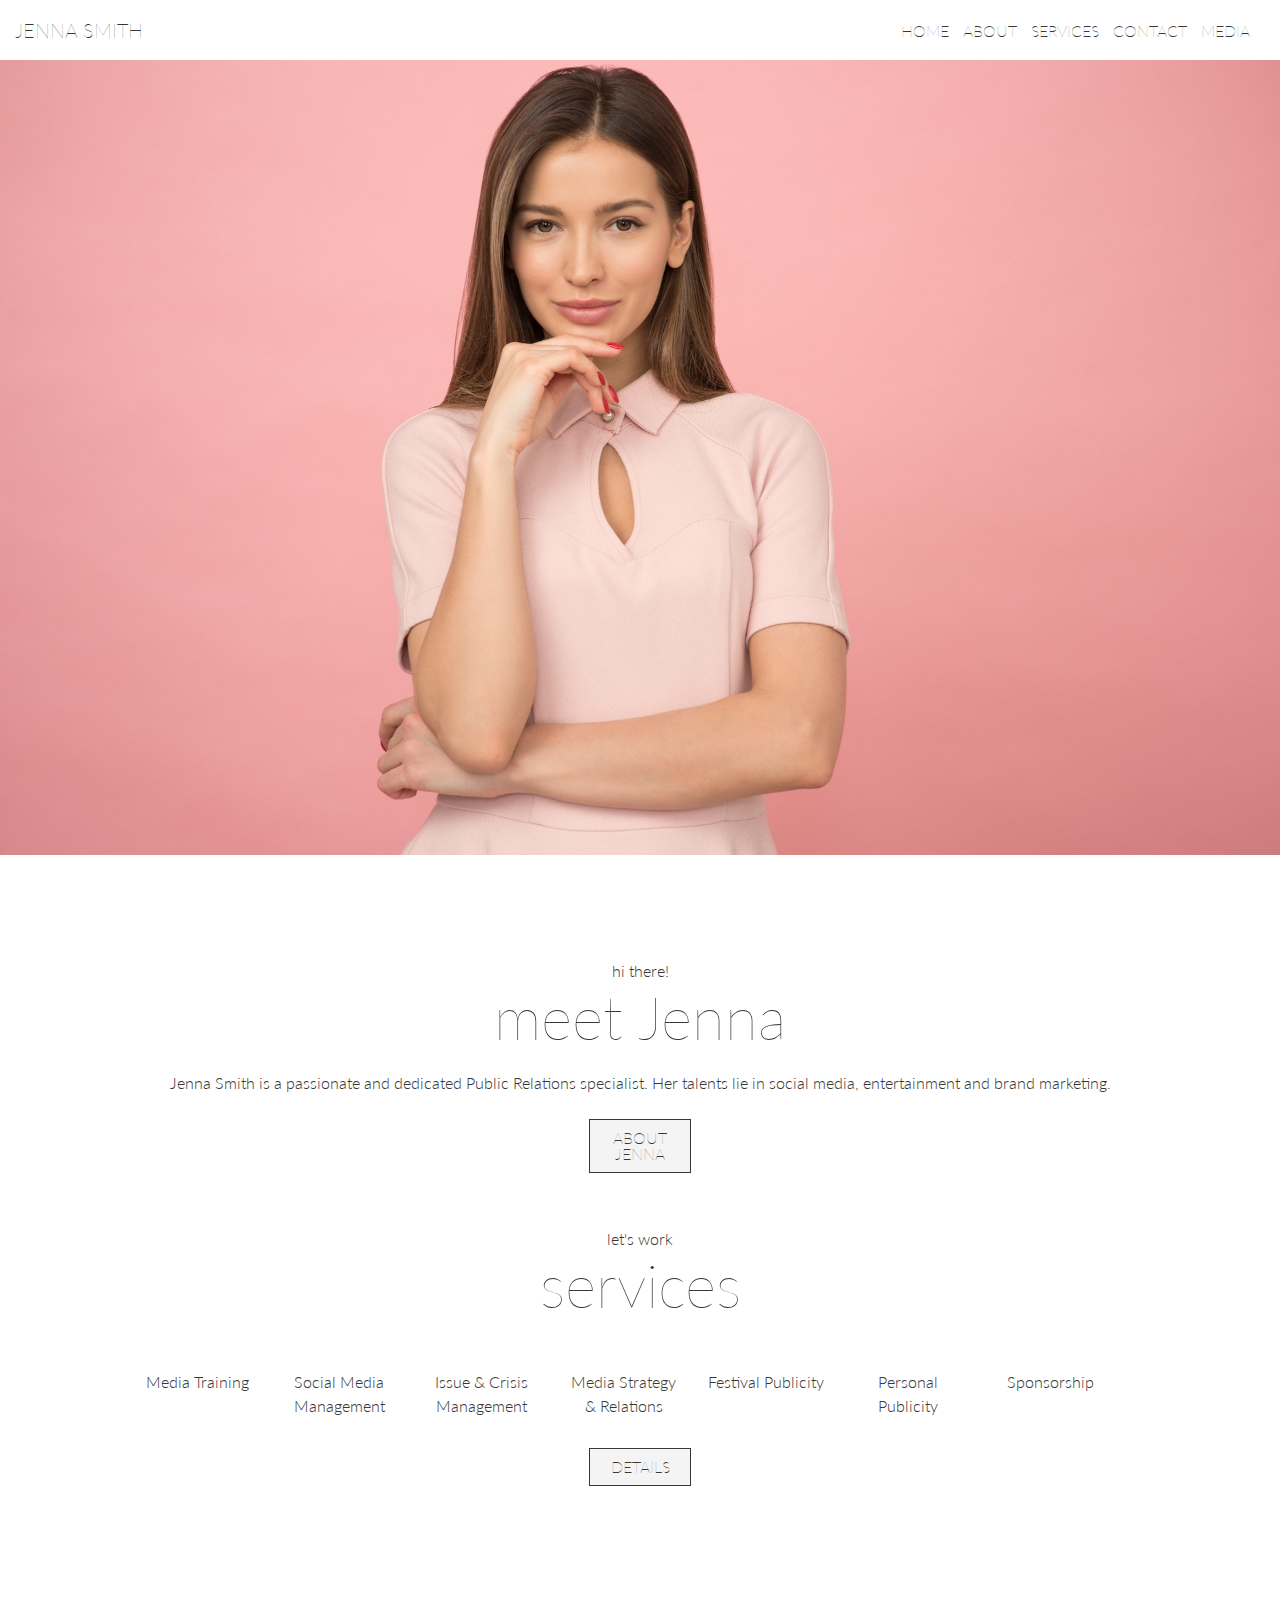
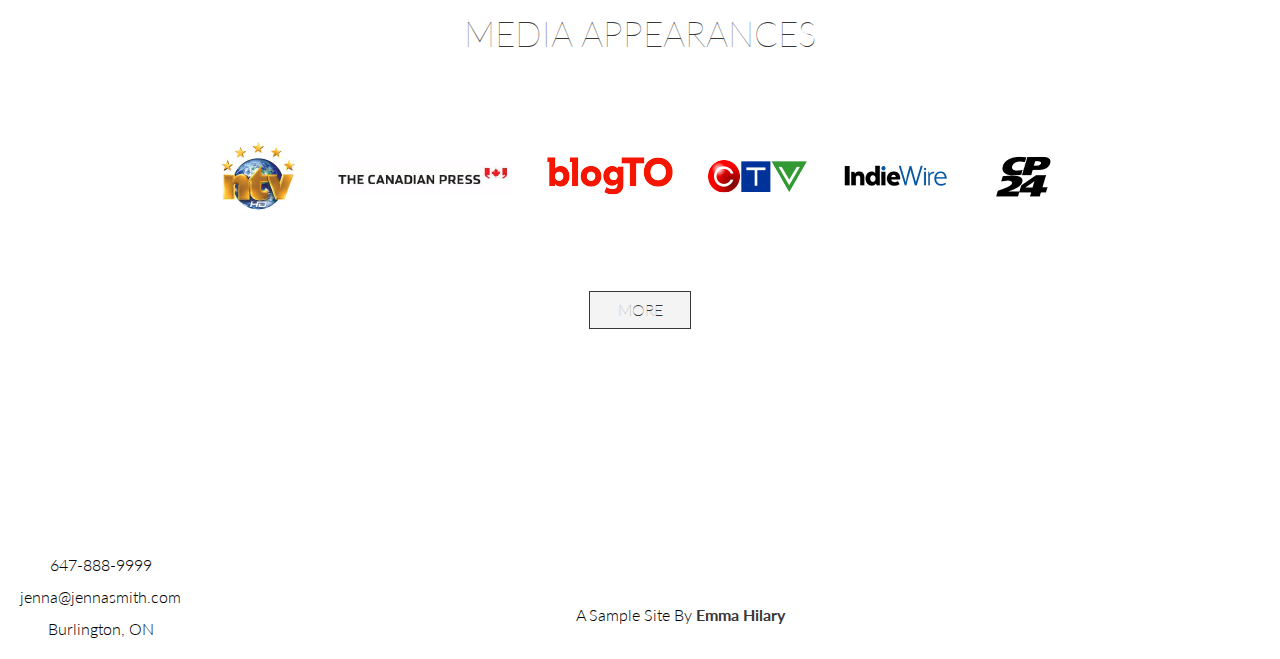
<file: portfolio/pr/index.html>
<!doctype html>
<html lang="en">
    <head>
       <meta charset="utf-8"/>
       <meta name="viewport" content="width=device-width,initial-scale=1"/>
        <title>Jenna Smith PR </title>
        <link rel="stylesheet" href="css/style.css" />
        <link rel="stylesheet" href="https://use.fontawesome.com/releases/v5.0.9/css/all.css" integrity="sha384-5SOiIsAziJl6AWe0HWRKTXlfcSHKmYV4RBF18PPJ173Kzn7jzMyFuTtk8JA7QQG1" crossorigin="anonymous">
        <!--[if lt IE 9]>
	<script src="js/html5shiv.min.js"></script>
    <![endif]-->
    </head>
    <body id="index">
     <header>
       <div id="top-bar">
            <h5 id="small-logo"><a href="index.html">jenna smith</a></h5>
               
              <nav id="main-nav">
               <ul>
                   <li><a href="index.html">Home</a></li>
                   <li><a href="about.html">About</a></li>
                   <li><a href="services.html">Services</a></li>
                   <li><a href="contact.html">Contact</a></li>
                   <li><a href="news.html">Media</a></li>
               </ul>
           </nav>
            </div>
            <img src="images/stock-7.jpg" alt="stock">
    </header>
    
    <main id="container">
    <section class="services">
        <h4>hi there!</h4>
        <h2>meet Jenna</h2>
            <p class="intro-bio">Jenna Smith is a passionate and dedicated Public Relations specialist. Her talents lie in social media, entertainment and brand marketing.</p>
            
            <a class="button" href="about.html">ABOUT JENNA</a>
        <h4>let's work</h4>
        <h2>services</h2>
            <div><i class="fas fa-tv"></i><p>Media Training</p></div>
            <div><i class="fas fa-mobile-alt"></i><p>Social Media Management</p></div>
            <div><i class="fas fa-thermometer-quarter"></i><p>Issue &amp; Crisis Management</p></div>
            <div><i class="fas fa-bullhorn"></i><p>Media Strategy &amp; Relations </div>
            <div><i class="fab fa-black-tie"></i><p>Festival Publicity</p></div>
            <div><i class="fas fa-user-plus"></i><p>Personal Publicity</p></div>
            <div><i class="fas fa-random"></i><p>Sponsorship</p></div>
            <br>
        <a class="button" href="services.html">DETAILS</a>

    </section>
   
        
    <section class="clear press">
            <h3>MEDIA APPEARANCES</h3>
            <img class="banner" src="images/press-banner1.png" alt="Press Banner">
            <div class="clear"></div>
            <a class="button" href="news.html">MORE</a>
        </section>

    
    
    
    </main>
  
   <footer>
        <p>647-888-9999 <br> jenna@jennasmith.com <br>Burlington, ON </p>
            <p><span>A Sample Site By <a href="http://emmahilary.com/" target="_blank">Emma Hilary</a></span>
            </p>
        <div class="socials">
           <a href="https://twitter.com/" target="_blank"><i class="fab fa-twitter-square"></i></a>
           <a href="https://www.instagram.com/" target="_blank"><i class="fab fa-instagram"></i></a>
           <a href="https://www.linkedin.com/" target="_blank"><i class="fab fa-linkedin"></i></a>
        </div>
    </footer>
    </body>
</html>
</file>
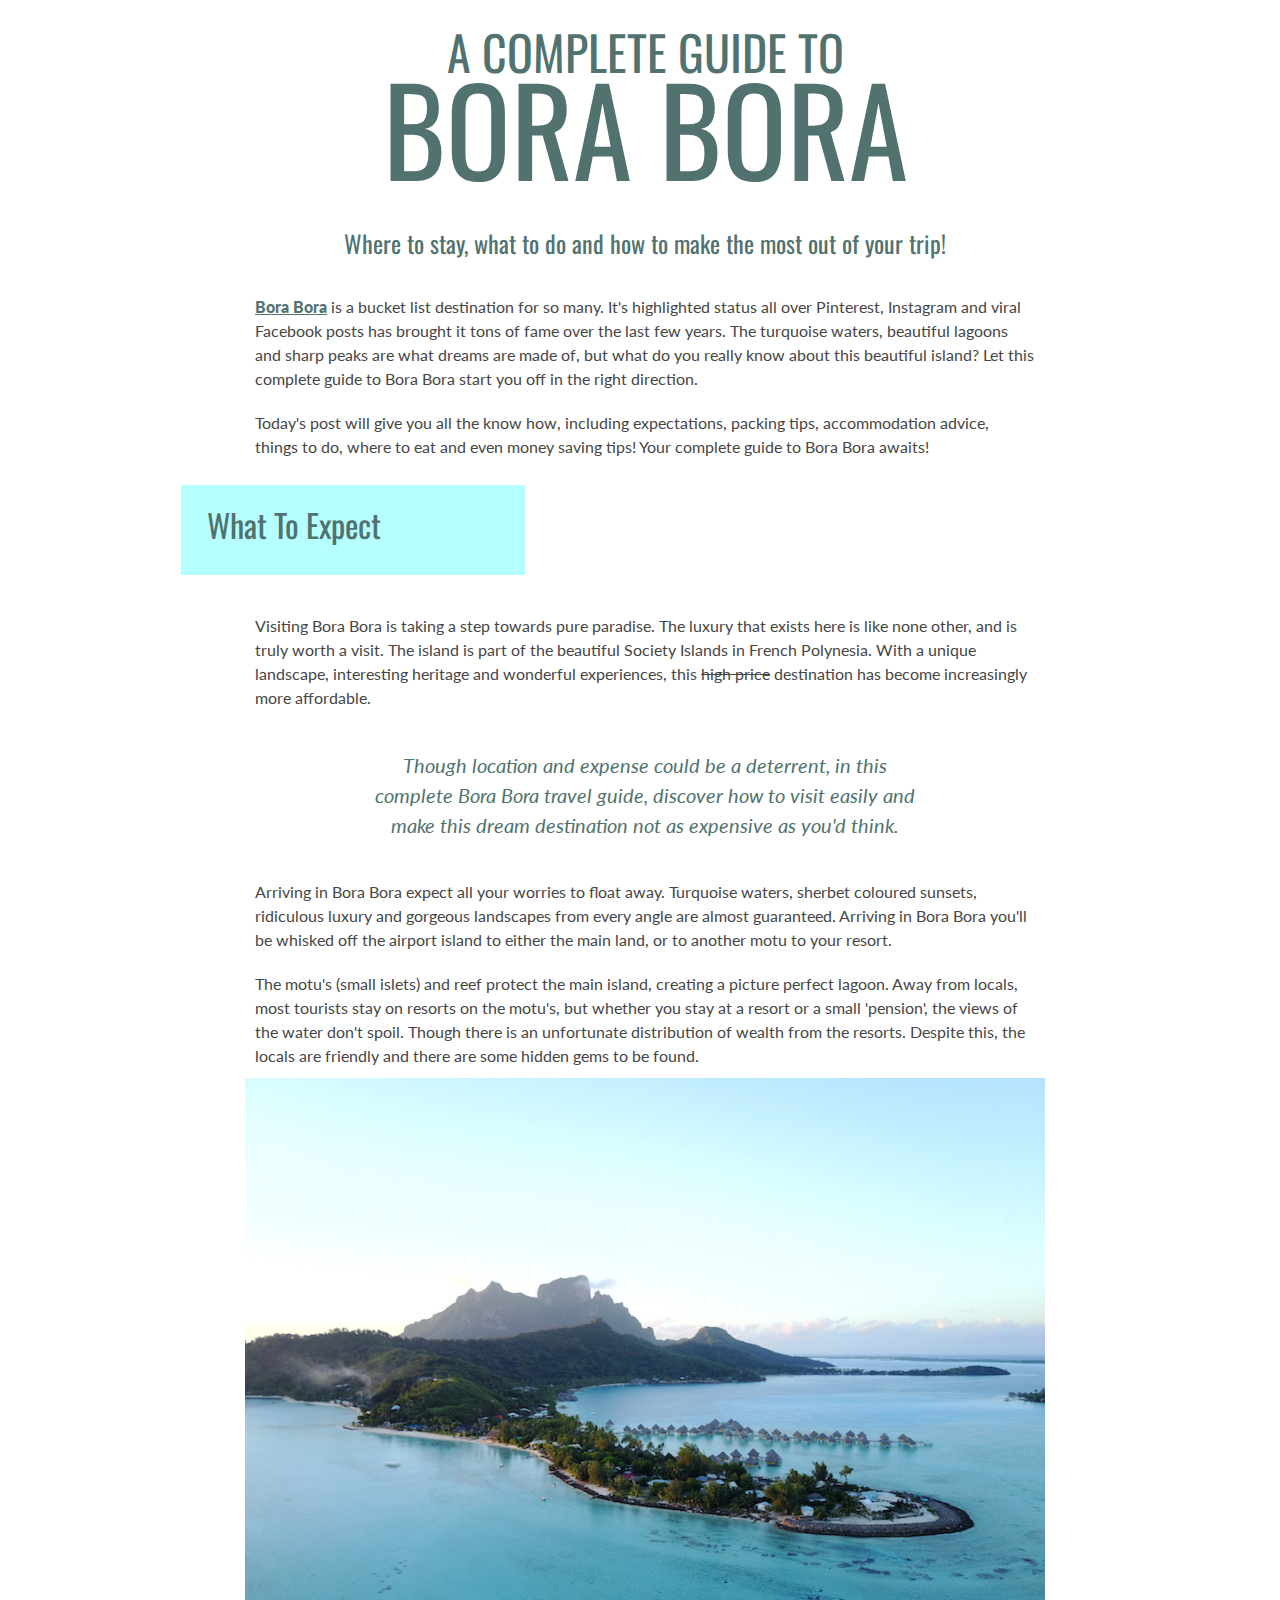
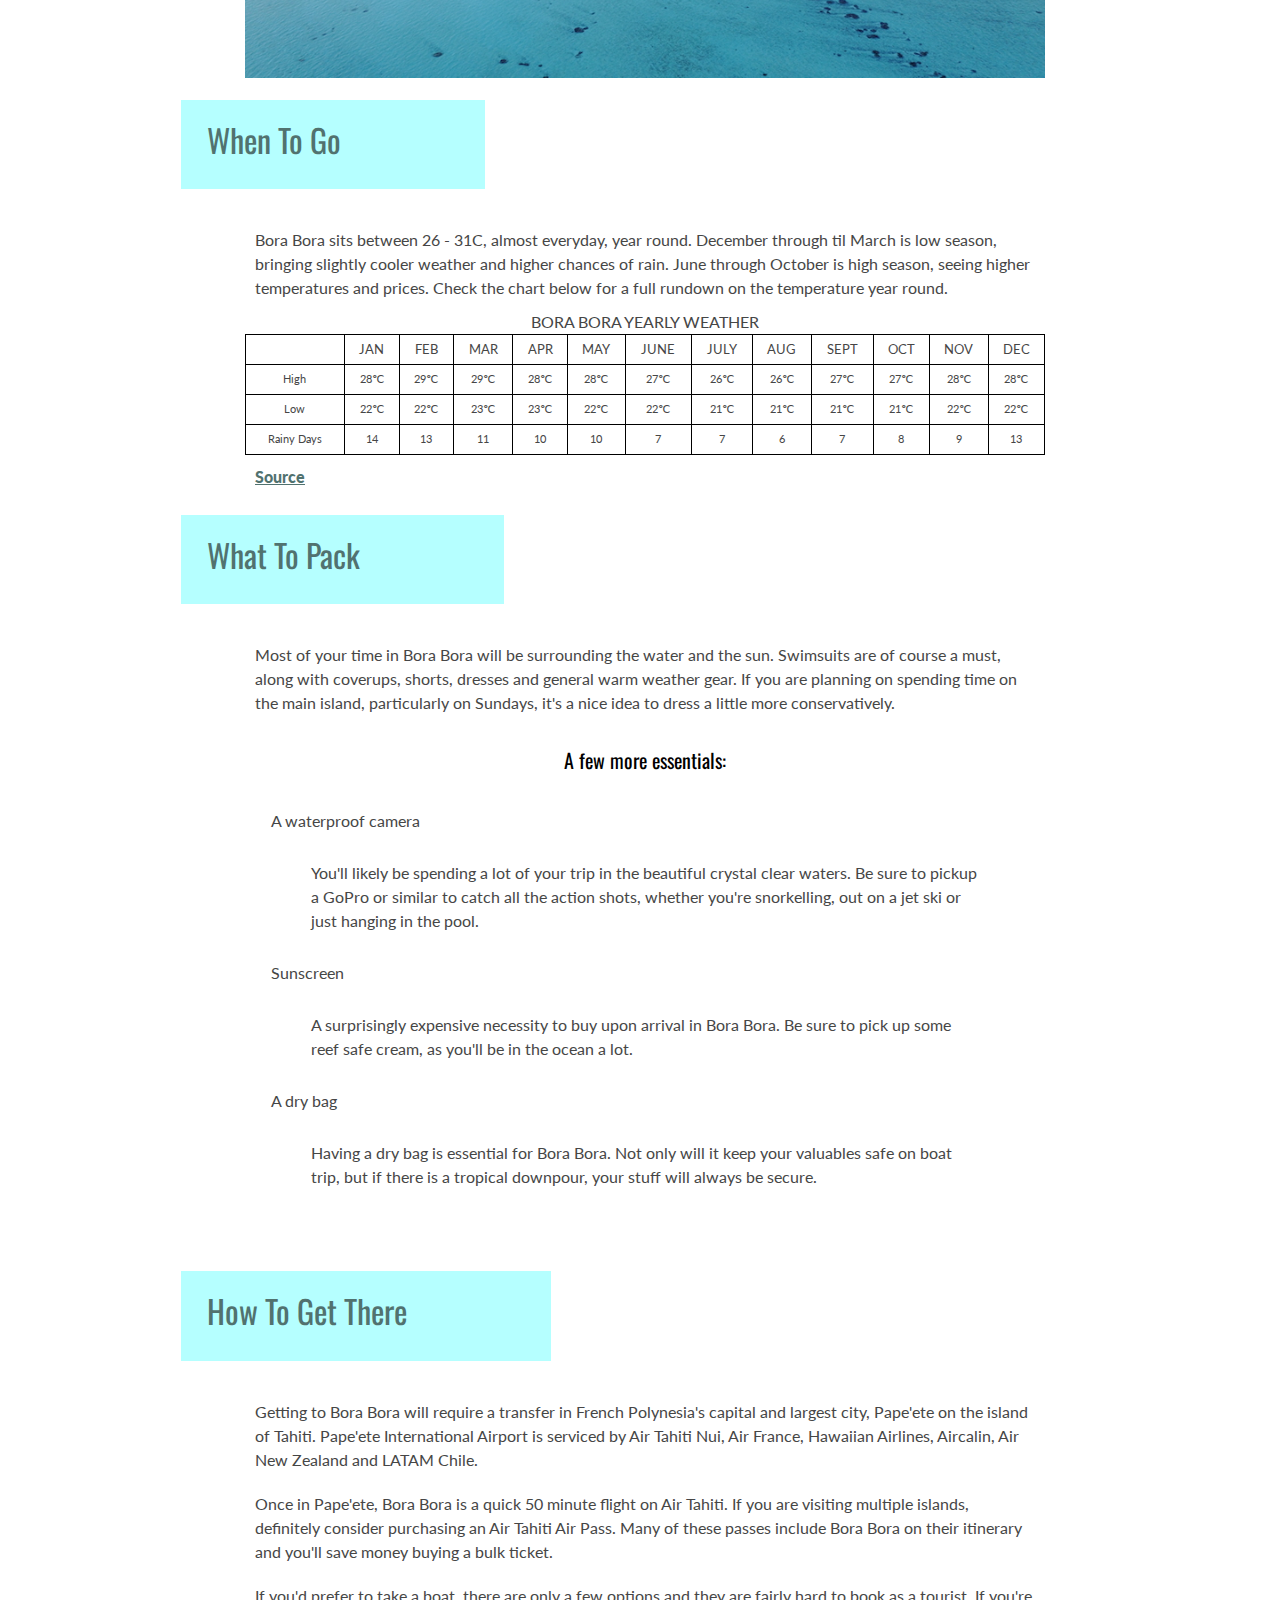
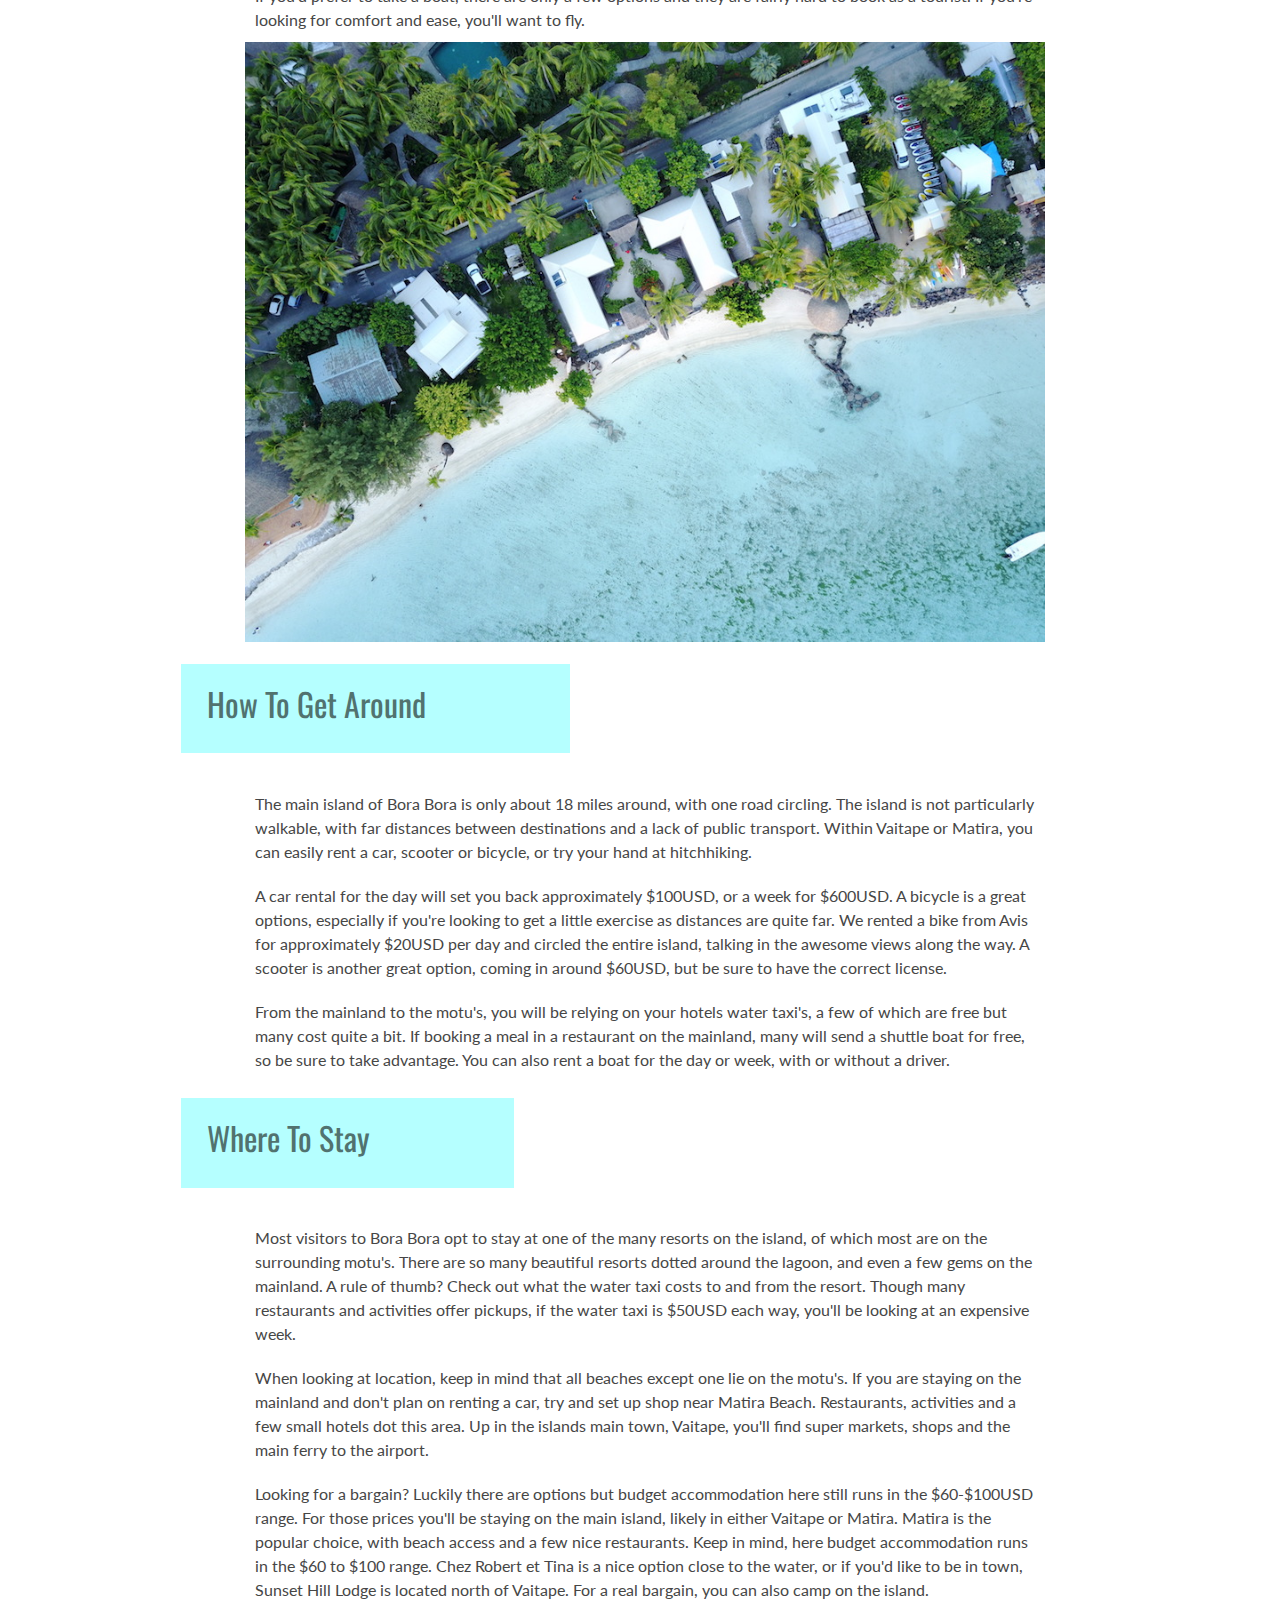
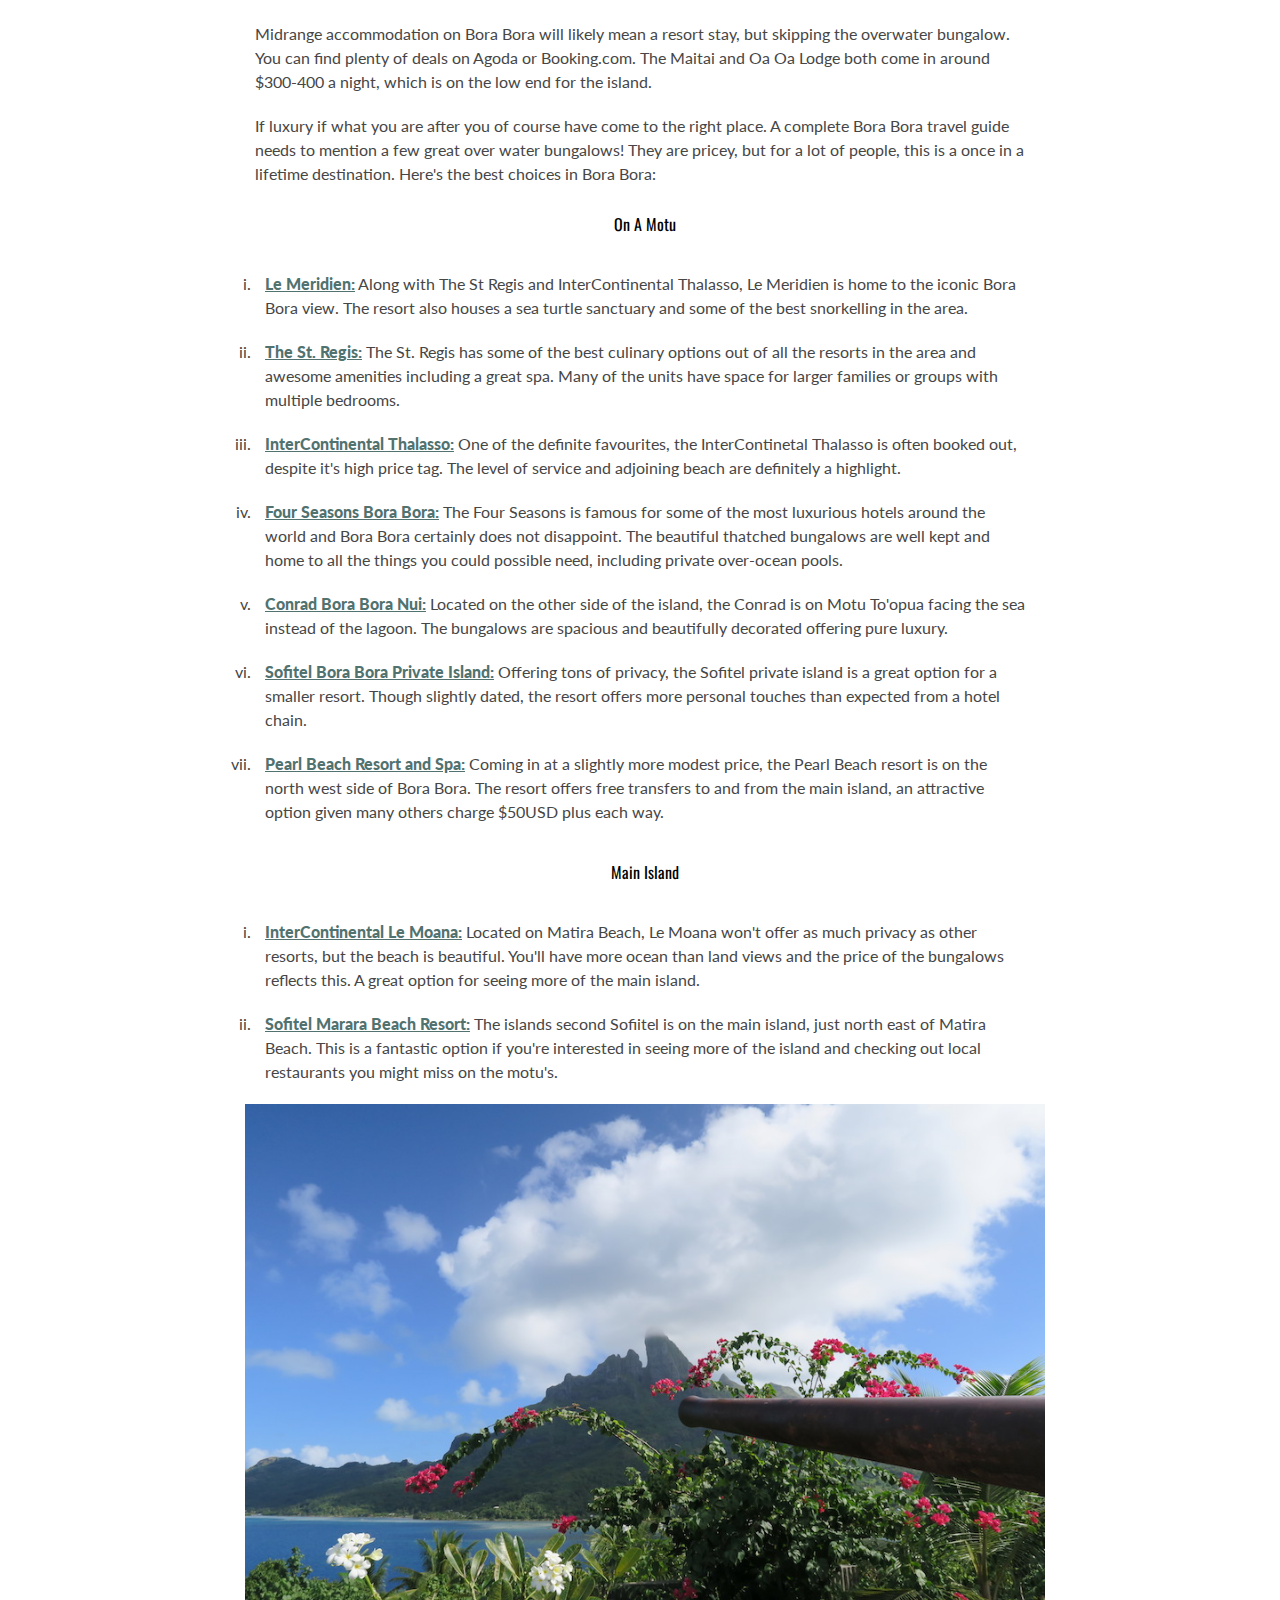
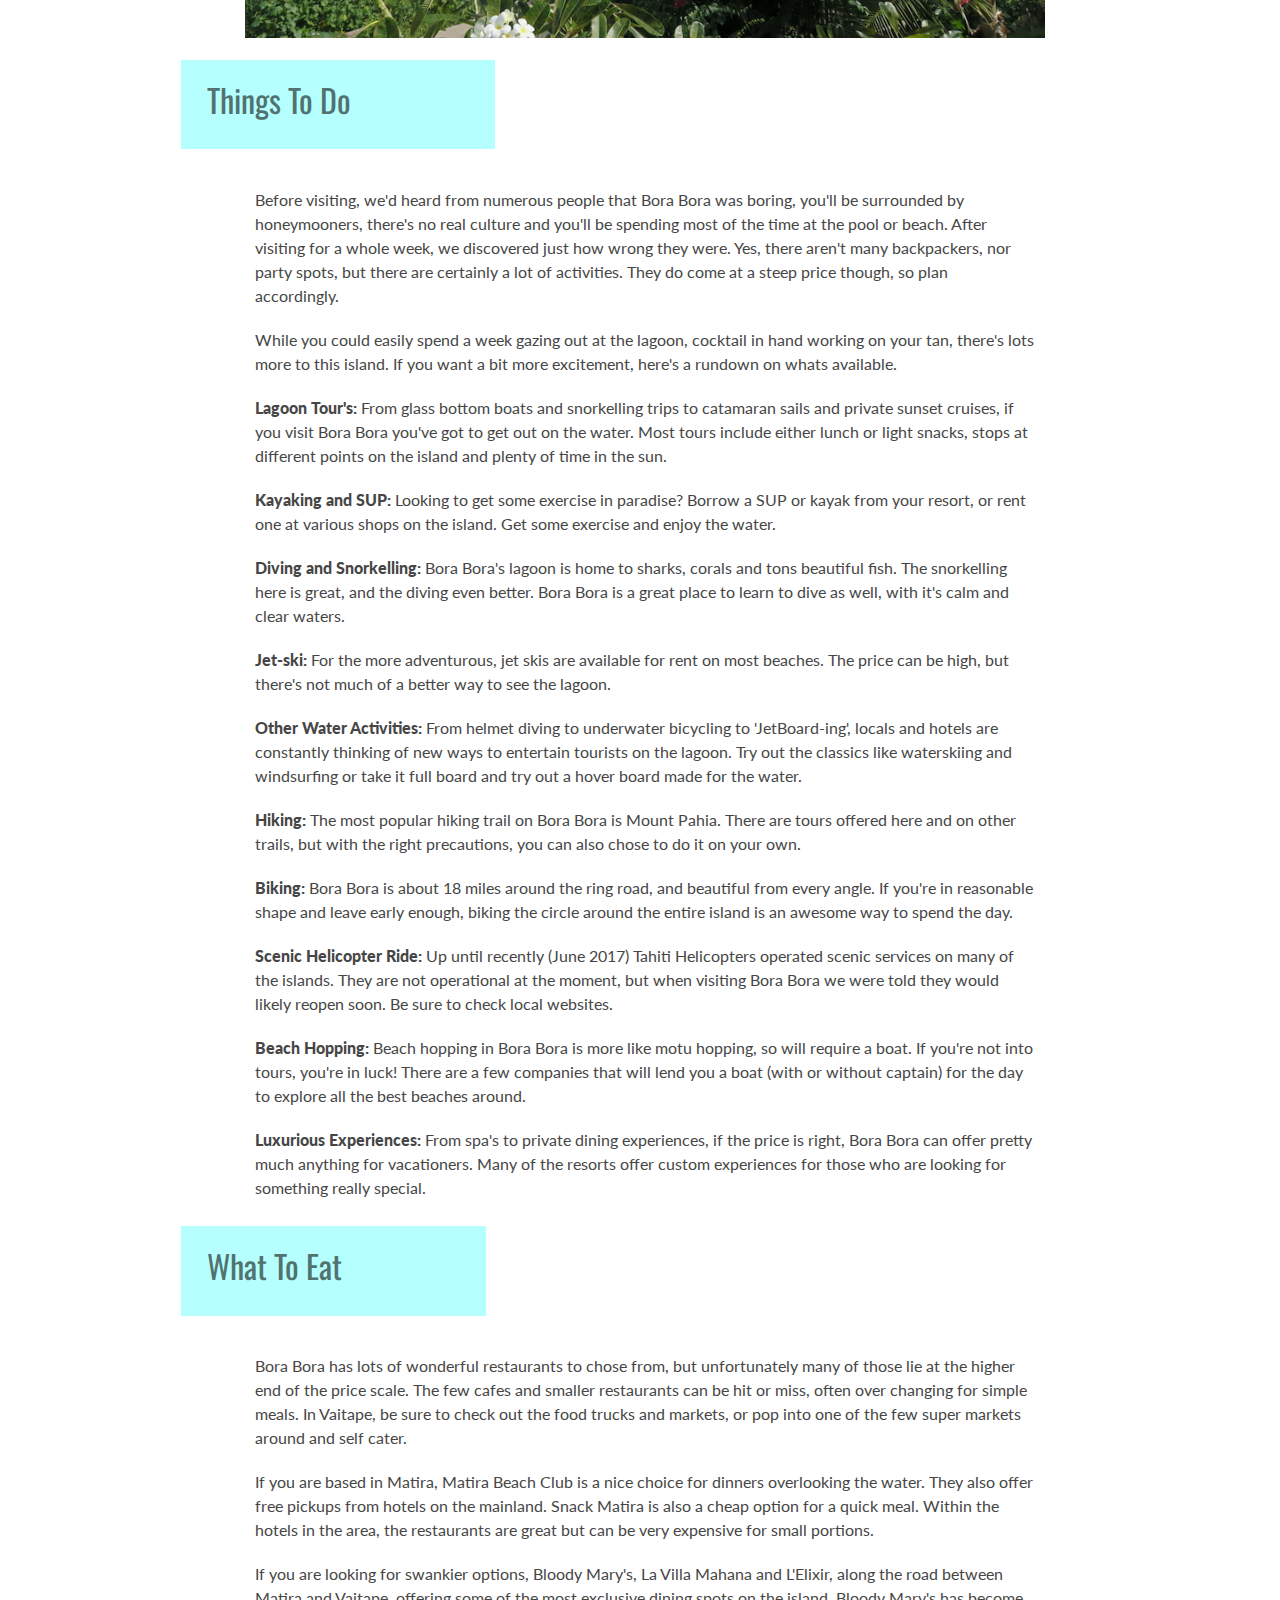
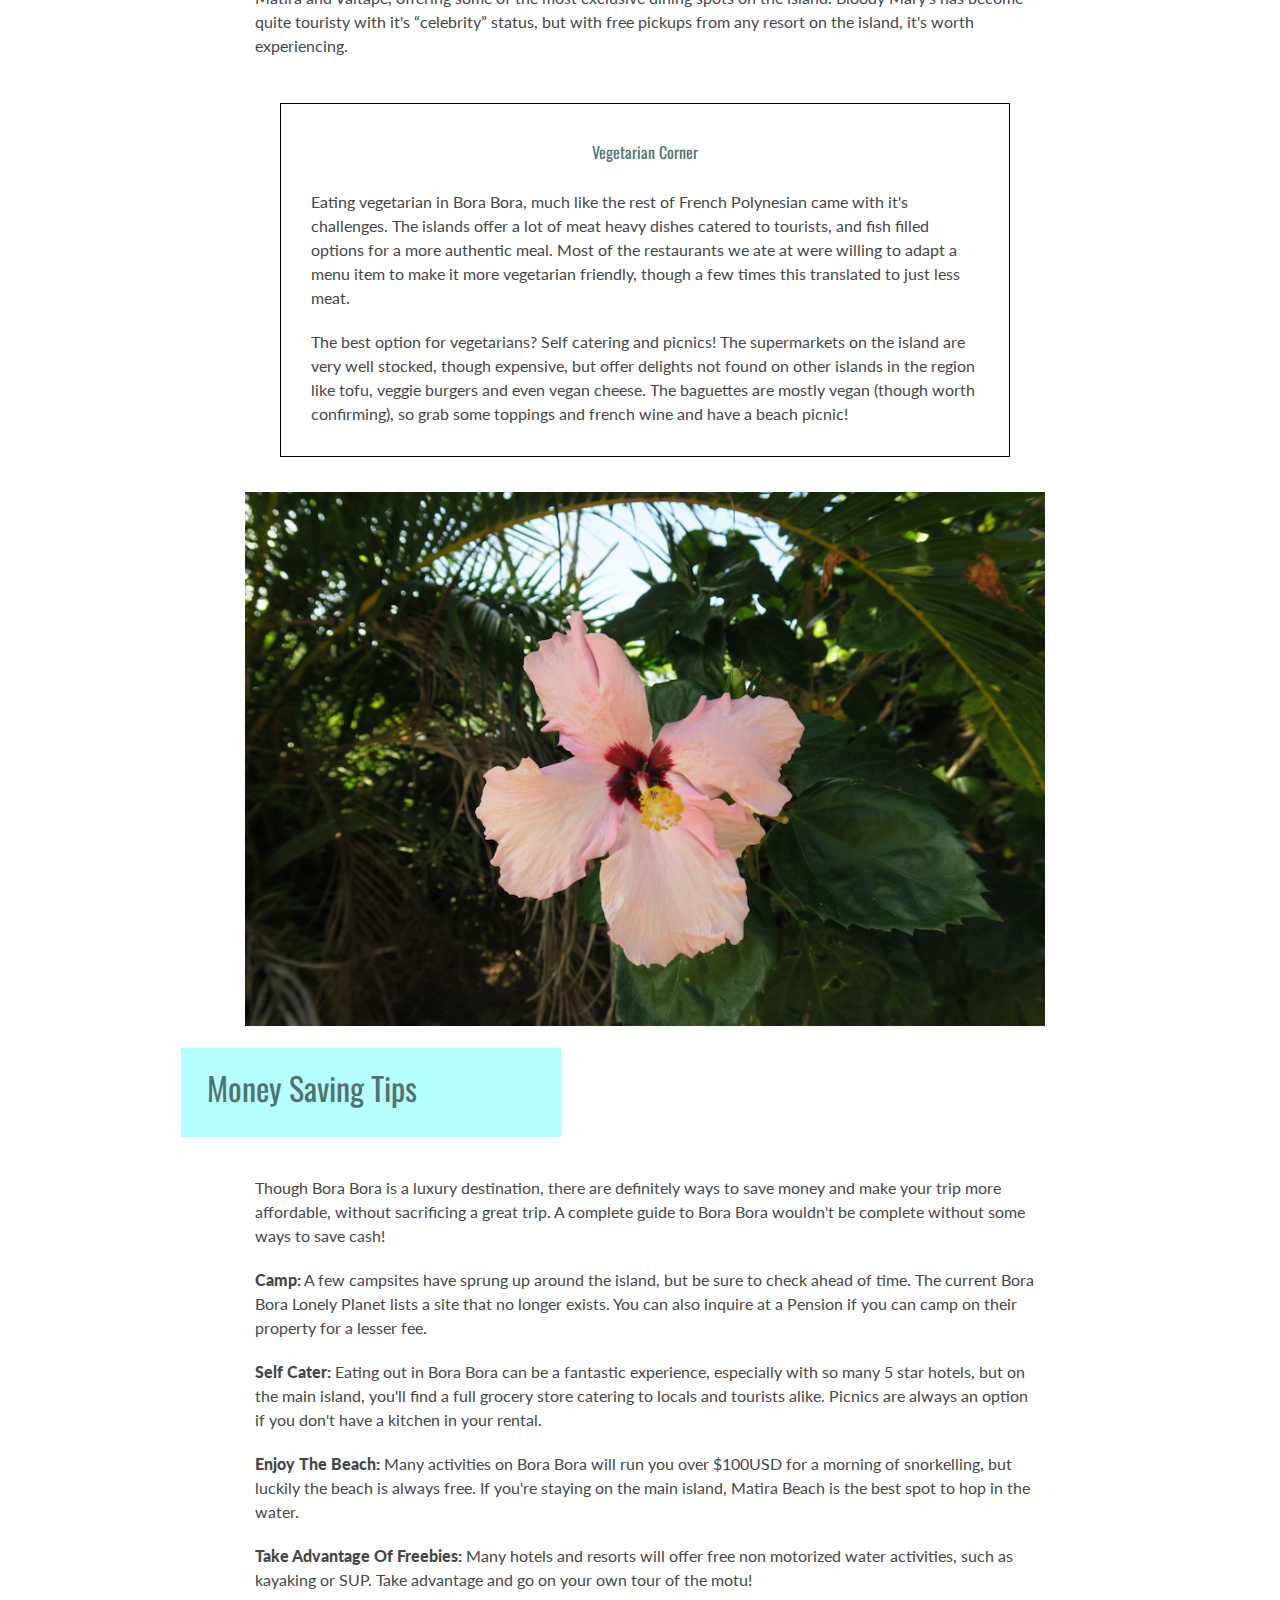
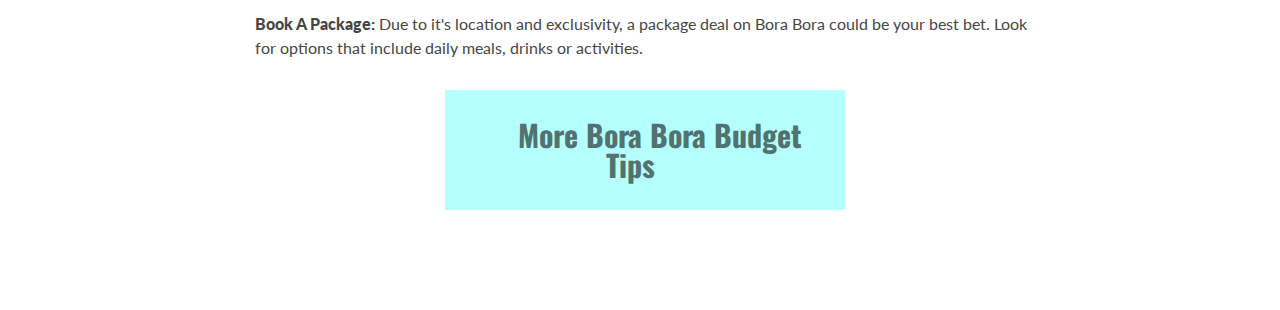
<file: portfolio/typography/index.html>
<!DOCTYPE html>
<html lang="en">
<head>
<meta name="viewport" content="width=device-width, initial-scale=1.0"> 
<title>Bora Bora Travel Guide </title>
<link rel="stylesheet" href="css/style.css" type="text/css" media="all" />
<script src="https://ajax.googleapis.com/ajax/libs/jquery/3.3.1/jquery.min.js"></script>


</head>

<body>

<article id="bora-bora">
    
<h1> A Complete Guide To <br> <span>Bora Bora  </span></h1>

    <h4> Where to stay, what to do and how to make the most out of your trip! </h4>

    <p><a href="#">Bora Bora</a> is a bucket list destination for so many. It&#39;s highlighted status all over Pinterest, Instagram and viral Facebook posts has brought it tons of fame over the last few years. The turquoise waters, beautiful lagoons and sharp peaks are what dreams are made of, but what do you really know about this beautiful island? Let this complete guide to Bora Bora start you off in the right direction.</p>

    <p>Today&#39;s post will give you all the know how, including expectations, packing tips, accommodation advice, things to do, where to eat and even money saving tips! Your complete guide to Bora Bora awaits! </p>
    


<h2> What To Expect </h2>

    <p>Visiting Bora Bora is taking a step towards pure paradise. The luxury that exists here is like none other, and is truly worth a visit. The island is part of the beautiful Society Islands in French Polynesia. With a unique landscape, interesting heritage and wonderful experiences, this <s>high price</s> destination has become increasingly more affordable. </p>

    <blockquote> Though location and expense could be a deterrent, in this complete Bora Bora travel guide, discover how to visit easily and make this dream destination not as expensive as you&#39;d think.</blockquote>

    <p>Arriving in Bora Bora expect all your worries to float away. Turquoise waters, sherbet coloured sunsets, ridiculous luxury and gorgeous landscapes from every angle are almost guaranteed. Arriving in Bora Bora you&#39;ll be whisked off the airport island to either the main land, or to another motu to your resort.</p>

    <p>The motu&#39;s (small islets) and reef protect the main island, creating a picture perfect lagoon. Away from locals, most tourists stay on resorts on the motu&#39;s, but whether you stay at a resort or a small &#39;pension&#39;, the views of the water don&#39;t spoil. Though there is an unfortunate distribution of wealth from the resorts. Despite this, the locals are friendly and there are some hidden gems to be found. </p>
    
    <img src="images/over-water-bungalows-drone.JPG" alt="Over water bungalows Bora Bora">


<h2> When To Go </h2>

    <p>Bora Bora sits between 26 &#45; 31C, almost everyday, year round. December through til March is low season, bringing slightly cooler weather and higher chances of rain. June through October is high season, seeing higher temperatures and prices. Check the chart below for a full rundown on the temperature year round.</p>

<table> 
<caption> Bora Bora Yearly Weather </caption>
    <tr>
        <th></th>
        <th> Jan</th>
        <th> Feb</th>
        <th> Mar</th>
        <th> Apr</th>
        <th> May</th>
        <th> June</th>
        <th> July</th>
        <th> Aug</th>
        <th> Sept</th>
        <th> Oct</th>
        <th> Nov</th>
        <th> Dec</th>
    </tr>
    <tr>
        <td>High</td>
        <td>28&#8451;</td>
        <td>29&#8451;</td>
        <td>29&#8451;</td>
        <td>28&#8451;</td>
        <td>28&#8451;</td>
        <td>27&#8451;</td>
        <td>26&#8451;</td>
        <td>26&#8451;</td>
        <td>27&#8451;</td>
        <td>27&#8451;</td>
        <td>28&#8451;</td>
        <td>28&#8451;</td>
    </tr>
    <tr>
        <td>Low</td>
        <td>22&#8451;</td>
        <td>22&#8451;</td>
        <td>23&#8451;</td>
        <td>23&#8451;</td>
        <td>22&#8451;</td>
        <td>22&#8451;</td>
        <td>21&#8451;</td>
        <td>21&#8451;</td>
        <td>21&#8451;</td>
        <td>21&#8451;</td>
        <td>22&#8451;</td>
        <td>22&#8451;</td>
    </tr>
    <tr>
        <td>Rainy Days</td>
        <td> 14</td>
        <td> 13</td>
        <td> 11</td>
        <td> 10</td>
        <td> 10</td>
        <td> 7</td>
        <td> 7</td>
        <td> 6</td>
        <td> 7</td>
        <td> 8</td>
        <td> 9</td>
        <td> 13</td>
    </tr>
</table>
<p><a href="https://www.ncdc.noaa.gov/">Source</a></p>

<h2> What To Pack</h2>
    <p> Most of your time in Bora Bora will be surrounding the water and the sun. Swimsuits are of course a must, along with coverups, shorts, dresses and general warm weather gear. If you are planning on spending time on the main island, particularly on Sundays, it&#39;s a nice idea to dress a little more conservatively. </p>

<h5>A few more essentials:</h5>

<dl>
    <dt>A waterproof camera</dt> 
        <dd>You&#39;ll likely be spending a lot of your trip in the beautiful crystal clear waters. Be sure to pickup a GoPro or similar to catch all the action shots, whether you&#39;re snorkelling, out on a jet ski or just hanging in the pool.</dd>

    <dt>Sunscreen</dt> 
        <dd>A surprisingly expensive necessity to buy upon arrival in Bora Bora. Be sure to pick up some reef safe cream, as you&#39;ll be in the ocean a lot.</dd>

    <dt>A dry bag</dt>
        <dd>Having a dry bag is essential for Bora Bora. Not only will it keep your valuables safe on boat trip, but if there is a tropical downpour, your stuff will always be secure.</dd>
</dl>


<h2> How To Get There </h2>

    <p>Getting to Bora Bora will require a transfer in French Polynesia&#39;s capital and largest city, Pape&#39;ete on the island of Tahiti. Pape&#39;ete International Airport is serviced by Air Tahiti Nui, Air France, Hawaiian Airlines, Aircalin, Air New Zealand and LATAM Chile.</p>
    
    <p>Once in Pape&#39;ete, Bora Bora is a quick 50 minute flight on Air Tahiti. If you are visiting multiple islands, definitely consider purchasing an Air Tahiti Air Pass. Many of these passes include Bora Bora on their itinerary and you&#39;ll save money buying a bulk ticket.</p>

    <p>If you&#39;d prefer to take a boat, there are only a few options and they are fairly hard to book as a tourist. If you&#39;re looking for comfort and ease, you&#39;ll want to fly.</p>
    
    <img src="images/matira-beach-drone.JPG" alt="Aeriel View Of Matira Beach">
    
<h2>How To Get Around</h2>

    <p>The main island of Bora Bora is only about 18 miles around, with one road circling. The island is not particularly walkable, with far distances between destinations and a lack of public transport. Within Vaitape or Matira, you can easily rent a car, scooter or bicycle, or try your hand at hitchhiking.</p>

    <p>A car rental for the day will set you back approximately $100USD, or a week for $600USD. A bicycle is a great options, especially if you&#39;re looking to get a little exercise as distances are quite far. We rented a bike from Avis for approximately $20USD per day and circled the entire island, talking in the awesome views along the way. A scooter is another great option, coming in around $60USD, but be sure to have the correct license.</p>

    <p>From the mainland to the motu&#39;s, you will be relying on your hotels water taxi&#39;s, a few of which are free but many cost quite a bit. If booking a meal in a restaurant on the mainland, many will send a shuttle boat for free, so be sure to take advantage. You can also rent a boat for the day or week, with or without a driver.</p>

<h2>Where To Stay</h2>
    
    <p>Most visitors to Bora Bora opt to stay at one of the many resorts on the island, of which most are on the surrounding motu&#39;s. There are so many beautiful resorts dotted around the lagoon, and even a few gems on the mainland. A rule of thumb? Check out what the water taxi costs to and from the resort. Though many restaurants and activities offer pickups, if the water taxi is $50USD each way, you&#39;ll be looking at an expensive week.</p>

    <p>When looking at location, keep in mind that all beaches except one lie on the motu&#39;s. If you are staying on the mainland and don&#39;t plan on renting a car, try and set up shop near Matira Beach. Restaurants, activities and a few small hotels dot this area. Up in the islands main town, Vaitape, you&#39;ll find super markets, shops and the main ferry to the airport.</p>

    <p>Looking for a bargain? Luckily there are options but budget accommodation here still runs in the $60-$100USD range. For those prices you&#39;ll be staying on the main island, likely in either Vaitape or Matira. Matira is the popular choice, with beach access and a few nice restaurants. Keep in mind, here budget accommodation runs in the $60 to $100 range. Chez Robert et Tina is a nice option close to the water, or if you&#39;d like to be in town, Sunset Hill Lodge is located north of Vaitape. For a real bargain, you can also camp on the island.</p>

    <p>Midrange accommodation on Bora Bora will likely mean a resort stay, but skipping the overwater bungalow. You can find plenty of deals on Agoda or Booking.com. The Maitai and Oa Oa Lodge both come in around $300-400 a night, which is on the low end for the island.</p>

    <p>If luxury if what you are after you of course have come to the right place. A complete Bora Bora travel guide needs to mention a few great over water bungalows! They are pricey, but for a lot of people, this is a once in a lifetime destination. Here&#39;s the best choices in Bora Bora:</p>
    
    <h6>On A Motu</h6>
    <ol>
        <li><a href="#">Le Meridien:</a> Along with The St Regis and InterContinental Thalasso, Le Meridien is home to the iconic Bora Bora view. The resort also houses a sea turtle sanctuary and some of the best snorkelling in the area.</li>

        <li><a href="#">The St. Regis:</a> The St. Regis has some of the best culinary options out of all the resorts in the area and awesome amenities including a great spa. Many of the units have space for larger families or groups with multiple bedrooms.</li>

        <li><a href="#">InterContinental Thalasso:</a> One of the definite favourites, the InterContinetal Thalasso is often booked out, despite it&#39;s high price tag. The level of service and adjoining beach are definitely a highlight.</li>

        <li><a href="#">Four Seasons Bora Bora:</a> The Four Seasons is famous for some of the most luxurious hotels around the world and Bora Bora certainly does not disappoint. The beautiful thatched bungalows are well kept and home to all the things you could possible need, including private over-ocean pools.</li>

        <li><a href="#">Conrad Bora Bora Nui:</a> Located on the other side of the island, the Conrad is on Motu To&#39;opua facing the sea instead of the lagoon. The bungalows are spacious and beautifully decorated offering pure luxury.</li>

        <li><a href="#">Sofitel Bora Bora Private Island:</a> Offering tons of privacy, the Sofitel private island is a great option for a smaller resort. Though slightly dated, the resort offers more personal touches than expected from a hotel chain.</li>

        <li><a href="#">Pearl Beach Resort and Spa:</a> Coming in at a slightly more modest price, the Pearl Beach resort is on the north west side of Bora Bora. The resort offers free transfers to and from the main island, an attractive option given many others charge $50USD plus each way.</li>
    </ol>
    <h6>Main Island</h6>
    <ol>
        <li><a href="#">InterContinental Le Moana:</a> Located on Matira Beach, Le Moana won&#39;t offer as much privacy as other resorts, but the beach is beautiful. You&#39;ll have more ocean than land views and the price of the bungalows reflects this. A great option for seeing more of the main island.</li>
        <li><a href="#">Sofitel Marara Beach Resort:</a> The islands second Sofiitel is on the main island, just north east of Matira Beach. This is a fantastic option if you&#39;re interested in seeing more of the island and checking out local restaurants you might miss on the motu&#39;s.</li>
    </ol>
    
    <img src="images/bora-bora-canons.JPG" alt="Canon in Bora Bora">
    
<h2>Things To Do</h2>
   
   <p>Before visiting, we&#39;d heard from numerous people that Bora Bora was boring, you&#39;ll be surrounded by honeymooners, there&#39;s no real culture and you&#39;ll be spending most of the time at the pool or beach. After visiting for a whole week, we discovered just how wrong they were. Yes, there aren&#39;t many backpackers, nor party spots, but there are certainly a lot of activities. They do come at a steep price though, so plan accordingly.</p>

   <p>While you could easily spend a week gazing out at the lagoon, cocktail in hand working on your tan, there&#39;s lots more to this island. If you want a bit more excitement, here&#39;s a rundown on whats available.</p>
   
   <ul>
       <li><em>Lagoon Tour&#39;s:</em> From glass bottom boats and snorkelling trips to catamaran sails and private sunset cruises, if you visit Bora Bora you&#39;ve got to get out on the water. Most tours include either lunch or light snacks, stops at different points on the island and plenty of time in the sun.</li>

        <li><em>Kayaking and SUP:</em> Looking to get some exercise in paradise? Borrow a SUP or kayak from your resort, or rent one at various shops on the island. Get some exercise and enjoy the water.</li>

        <li><em>Diving and Snorkelling:</em> Bora Bora&#39;s lagoon is home to sharks, corals and tons beautiful fish. The snorkelling here is great, and the diving even better. Bora Bora is a great place to learn to dive as well, with it&#39;s calm and clear waters.</li>

        <li><em>Jet-ski:</em> For the more adventurous, jet skis are available for rent on most beaches. The price can be high, but there&#39;s not much of a better way to see the lagoon.</li>

        <li><em>Other Water Activities:</em> From helmet diving to underwater bicycling to &#39;JetBoard-ing&#39;, locals and hotels are constantly thinking of new ways to entertain tourists on the lagoon. Try out the classics like waterskiing and windsurfing or take it full board and try out a hover board made for the water.</li>

        <li><em>Hiking:</em> The most popular hiking trail on Bora Bora is Mount Pahia. There are tours offered here and on other trails, but with the right precautions, you can also chose to do it on your own.</li>

        <li><em>Biking:</em> Bora Bora is about 18 miles around the ring road, and beautiful from every angle. If you&#39;re in reasonable shape and leave early enough, biking the circle around the entire island is an awesome way to spend the day.</li>

        <li><em>Scenic Helicopter Ride:</em> Up until recently (June 2017) Tahiti Helicopters operated scenic services on many of the islands. They are not operational at the moment, but when visiting Bora Bora we were told they would likely reopen soon. Be sure to check local websites.</li>

        <li><em>Beach Hopping:</em> Beach hopping in Bora Bora is more like motu hopping, so will require a boat. If you&#39;re not into tours, you&#39;re in luck! There are a few companies that will lend you a boat (with or without captain) for the day to explore all the best beaches around.</li>

        <li><em>Luxurious Experiences:</em> From spa&#39;s to private dining experiences, if the price is right, Bora Bora can offer pretty much anything for vacationers. Many of the resorts offer custom experiences for those who are looking for something really special.</li>
   </ul>

<h2> What To Eat</h2>
    <p>Bora Bora has lots of wonderful restaurants to chose from, but unfortunately many of those lie at the higher end of the price scale. The few cafes and smaller restaurants can be hit or miss, often over changing for simple meals. In Vaitape, be sure to check out the food trucks and markets, or pop into one of the few super markets around and self cater.</p>

    <p>If you are based in Matira, Matira Beach Club is a nice choice for dinners overlooking the water. They also offer free pickups from hotels on the mainland. Snack Matira is also a cheap option for a quick meal. Within the hotels in the area, the restaurants are great but can be very expensive for small portions.</p>

    <p>If you are looking for swankier options, Bloody Mary&#39;s, La Villa Mahana and L&#39;Elixir, along the road between Matira and Vaitape, offering some of the most exclusive dining spots on the island. Bloody Mary&#39;s has become quite touristy with it&#39;s “celebrity” status, but with free pickups from any resort on the island, it&#39;s worth experiencing.</p>
    <section id="veg">
    <h3>Vegetarian Corner</h3>
    <p>Eating vegetarian in Bora Bora, much like the rest of French Polynesian came with it&#39;s challenges. The islands offer a lot of meat heavy dishes catered to tourists, and fish filled options for a more authentic meal. Most of the restaurants we ate at were willing to adapt a menu item to make it more vegetarian friendly, though a few times this translated to just less meat.</p>

    <p>The best option for vegetarians? Self catering and picnics! The supermarkets on the island are very well stocked, though expensive, but offer delights not found on other islands in the region like tofu, veggie burgers and even vegan cheese. The baguettes are mostly vegan (though worth confirming), so grab some toppings and french wine and have a beach picnic!</p></section>
    
    <img src="images/tiare-flower-bora-bora.JPG" alt="Tiare Flowers in Bora Bora">
    
<h2> Money Saving Tips </h2>
   
    <p>Though Bora Bora is a luxury destination, there are definitely ways to save money and make your trip more affordable, without sacrificing a great trip. A complete guide to Bora Bora wouldn&#39;t be complete without some ways to save cash!</p>
    <ul>
    <li><em>Camp:</em> A few campsites have sprung up around the island, but be sure to check ahead of time. The current Bora Bora Lonely Planet lists a site that no longer exists. You can also inquire at a Pension if you can camp on their property for a lesser fee.</li>

    <li><em>Self Cater:</em> Eating out in Bora Bora can be a fantastic experience, especially with so many 5 star hotels, but on the main island, you&#39;ll find a full grocery store catering to locals and tourists alike. Picnics are always an option if you don&#39;t have a kitchen in your rental.</li>

    <li><em>Enjoy The Beach:</em> Many activities on Bora Bora will run you over $100USD for a morning of snorkelling, but luckily the beach is always free. If you&#39;re staying on the main island, Matira Beach is the best spot to hop in the water.</li>

    <li><em>Take Advantage Of Freebies:</em> Many hotels and resorts will offer free non motorized water activities, such as kayaking or SUP. Take advantage and go on your own tour of the motu!</li>

    <li><em>Book A Package:</em> Due to it&#39;s location and exclusivity, a package deal on Bora Bora could be your best bet. Look for options that include daily meals, drinks or activities.</li>
    </ul>
    
    <button><a href="#"> More Bora Bora Budget Tips </a></button>
</article>

</body>

<script>
    $('a[href*="#"]').on('click', function (e) {
        e.preventDefault();

        $('html, body').animate({
            scrollTop: $($(this).attr('href')).offset().top
        }, 500, 'linear');
    });
</script>
    
</html>
</file>
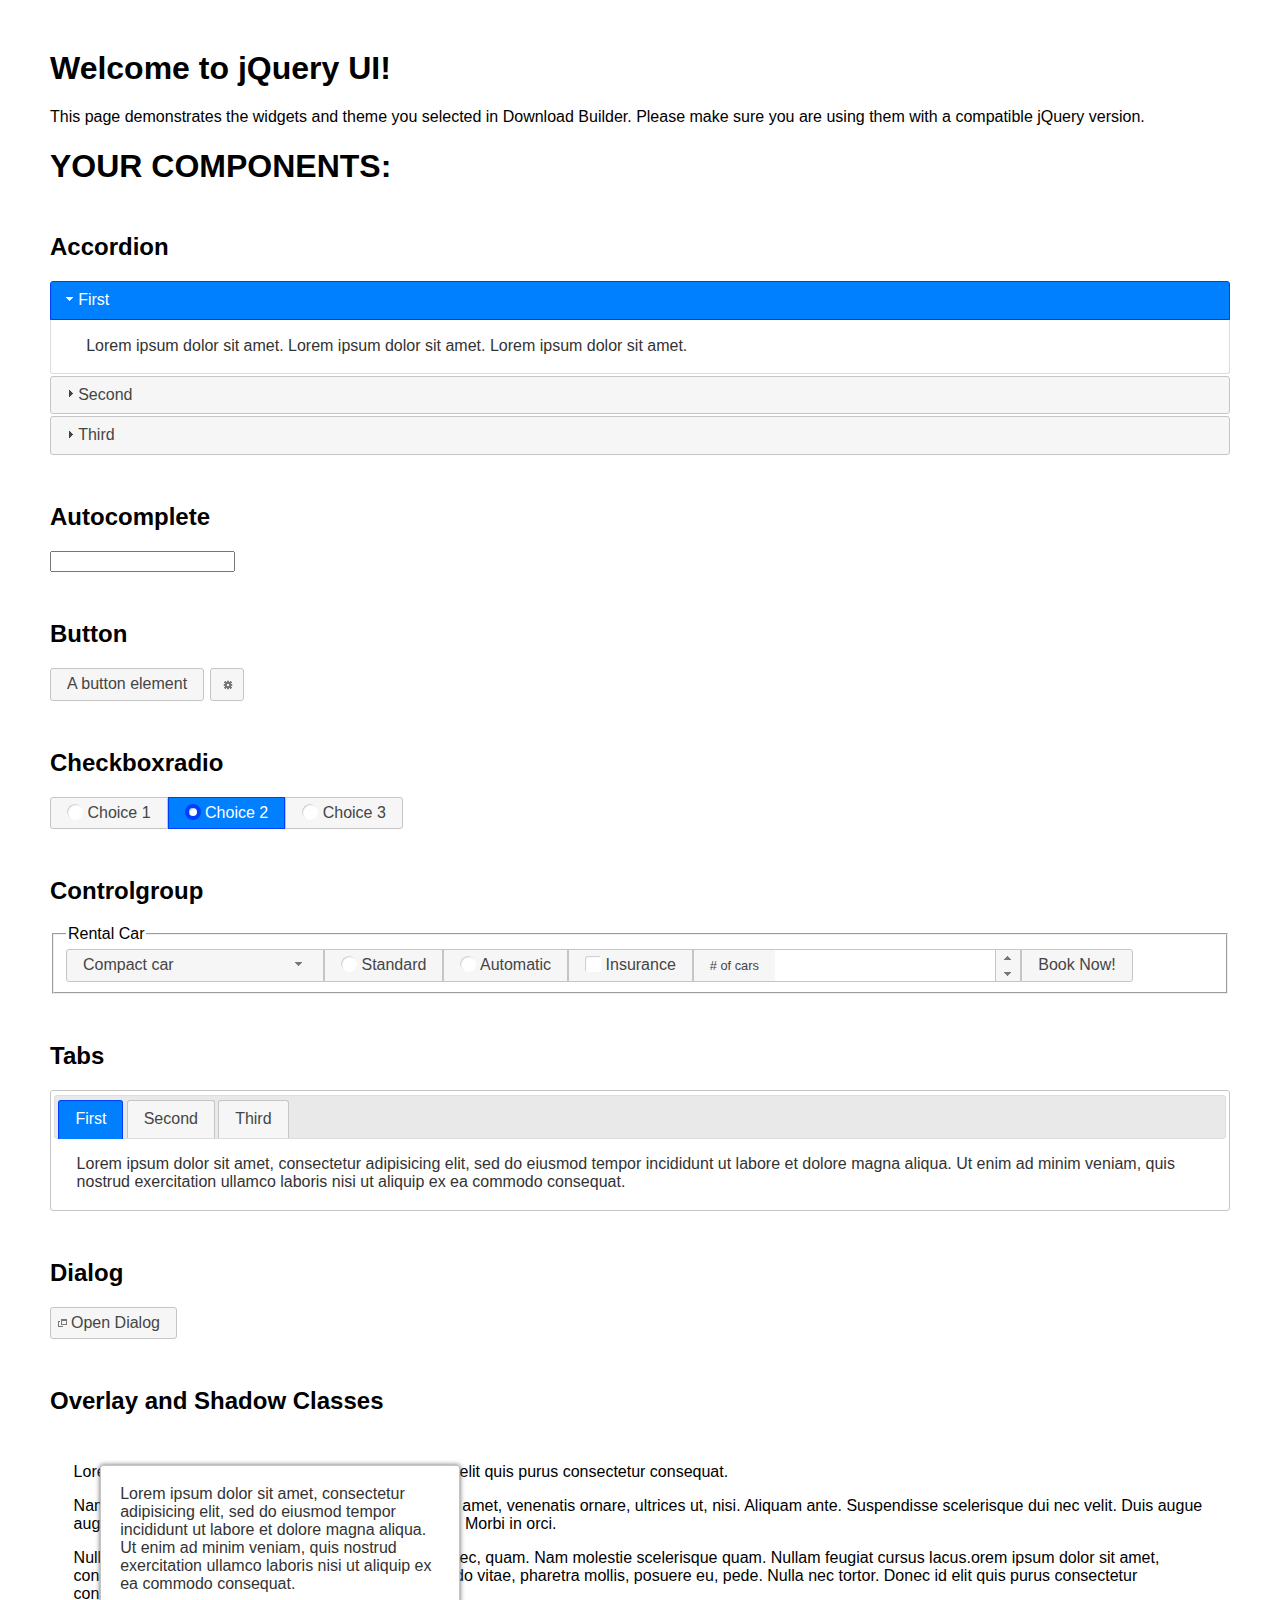
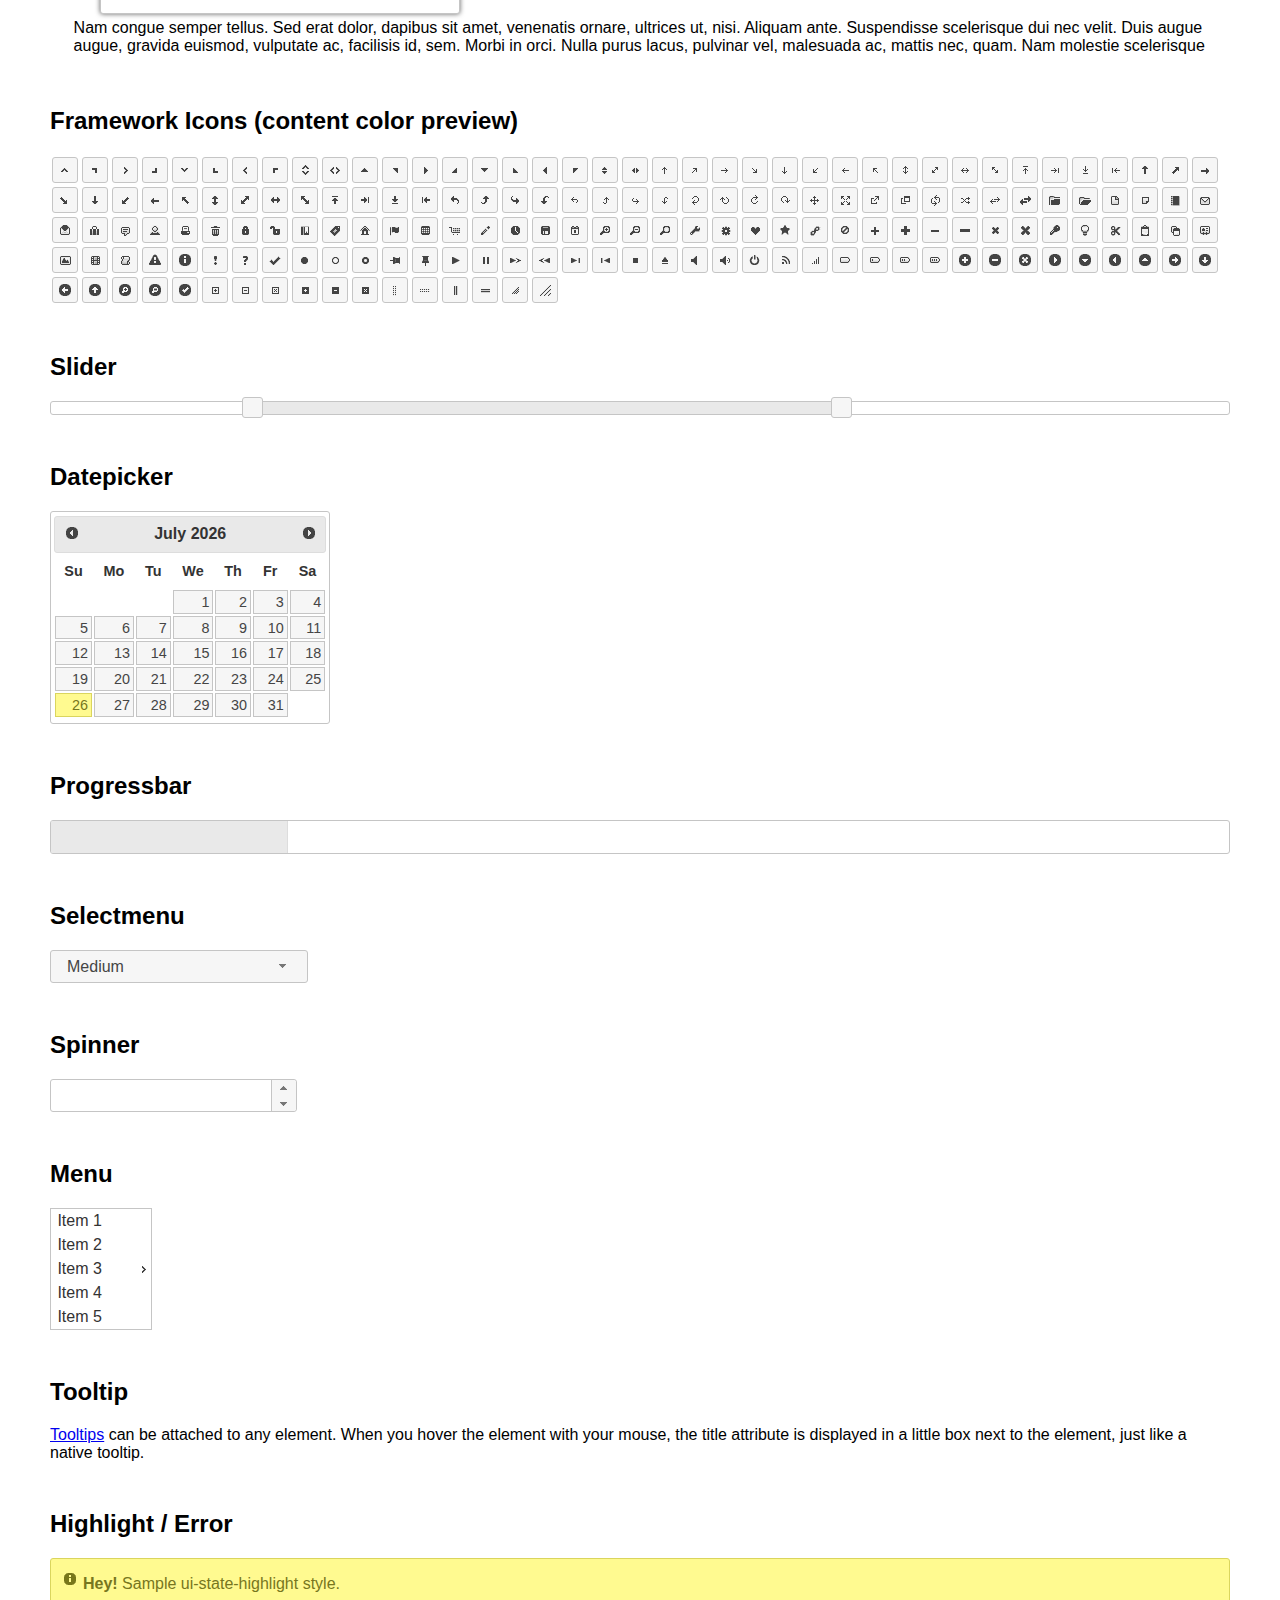
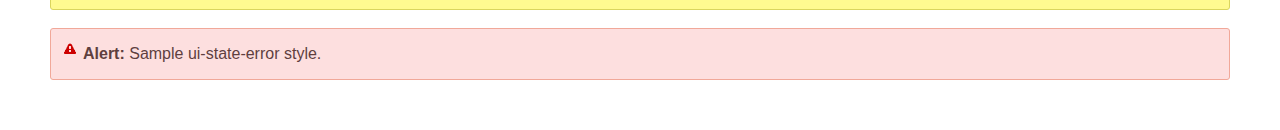
<file: portfolio/recipes/js/jquery-ui-1.12.1/index.html>
<!doctype html>
<html lang="us">
<head>
	<meta charset="utf-8">
	<title>jQuery UI Example Page</title>
	<link href="jquery-ui.css" rel="stylesheet">
	<style>
	body{
		font-family: "Trebuchet MS", sans-serif;
		margin: 50px;
	}
	.demoHeaders {
		margin-top: 2em;
	}
	#dialog-link {
		padding: .4em 1em .4em 20px;
		text-decoration: none;
		position: relative;
	}
	#dialog-link span.ui-icon {
		margin: 0 5px 0 0;
		position: absolute;
		left: .2em;
		top: 50%;
		margin-top: -8px;
	}
	#icons {
		margin: 0;
		padding: 0;
	}
	#icons li {
		margin: 2px;
		position: relative;
		padding: 4px 0;
		cursor: pointer;
		float: left;
		list-style: none;
	}
	#icons span.ui-icon {
		float: left;
		margin: 0 4px;
	}
	.fakewindowcontain .ui-widget-overlay {
		position: absolute;
	}
	select {
		width: 200px;
	}
	</style>
</head>
<body>

<h1>Welcome to jQuery UI!</h1>

<div class="ui-widget">
	<p>This page demonstrates the widgets and theme you selected in Download Builder. Please make sure you are using them with a compatible jQuery version.</p>
</div>

<h1>YOUR COMPONENTS:</h1>


<!-- Accordion -->
<h2 class="demoHeaders">Accordion</h2>
<div id="accordion">
	<h3>First</h3>
	<div>Lorem ipsum dolor sit amet. Lorem ipsum dolor sit amet. Lorem ipsum dolor sit amet.</div>
	<h3>Second</h3>
	<div>Phasellus mattis tincidunt nibh.</div>
	<h3>Third</h3>
	<div>Nam dui erat, auctor a, dignissim quis.</div>
</div>



<!-- Autocomplete -->
<h2 class="demoHeaders">Autocomplete</h2>
<div>
	<input id="autocomplete" title="type &quot;a&quot;">
</div>



<!-- Button -->
<h2 class="demoHeaders">Button</h2>
<button id="button">A button element</button>
<button id="button-icon">An icon-only button</button>



<!-- Checkboxradio -->
<h2 class="demoHeaders">Checkboxradio</h2>
<form style="margin-top: 1em;">
	<div id="radioset">
		<input type="radio" id="radio1" name="radio"><label for="radio1">Choice 1</label>
		<input type="radio" id="radio2" name="radio" checked="checked"><label for="radio2">Choice 2</label>
		<input type="radio" id="radio3" name="radio"><label for="radio3">Choice 3</label>
	</div>
</form>



<!-- Controlgroup -->
<h2 class="demoHeaders">Controlgroup</h2>
<fieldset>
	<legend>Rental Car</legend>
	<div id="controlgroup">
		<select id="car-type">
			<option>Compact car</option>
			<option>Midsize car</option>
			<option>Full size car</option>
			<option>SUV</option>
			<option>Luxury</option>
			<option>Truck</option>
			<option>Van</option>
		</select>
		<label for="transmission-standard">Standard</label>
		<input type="radio" name="transmission" id="transmission-standard">
		<label for="transmission-automatic">Automatic</label>
		<input type="radio" name="transmission" id="transmission-automatic">
		<label for="insurance">Insurance</label>
		<input type="checkbox" name="insurance" id="insurance">
		<label for="horizontal-spinner" class="ui-controlgroup-label"># of cars</label>
		<input id="horizontal-spinner" class="ui-spinner-input">
		<button>Book Now!</button>
	</div>
</fieldset>



<!-- Tabs -->
<h2 class="demoHeaders">Tabs</h2>
<div id="tabs">
	<ul>
		<li><a href="#tabs-1">First</a></li>
		<li><a href="#tabs-2">Second</a></li>
		<li><a href="#tabs-3">Third</a></li>
	</ul>
	<div id="tabs-1">Lorem ipsum dolor sit amet, consectetur adipisicing elit, sed do eiusmod tempor incididunt ut labore et dolore magna aliqua. Ut enim ad minim veniam, quis nostrud exercitation ullamco laboris nisi ut aliquip ex ea commodo consequat.</div>
	<div id="tabs-2">Phasellus mattis tincidunt nibh. Cras orci urna, blandit id, pretium vel, aliquet ornare, felis. Maecenas scelerisque sem non nisl. Fusce sed lorem in enim dictum bibendum.</div>
	<div id="tabs-3">Nam dui erat, auctor a, dignissim quis, sollicitudin eu, felis. Pellentesque nisi urna, interdum eget, sagittis et, consequat vestibulum, lacus. Mauris porttitor ullamcorper augue.</div>
</div>



<h2 class="demoHeaders">Dialog</h2>
<p>
	<button id="dialog-link" class="ui-button ui-corner-all ui-widget">
		<span class="ui-icon ui-icon-newwin"></span>Open Dialog
	</button>
</p>

<h2 class="demoHeaders">Overlay and Shadow Classes</h2>
<div style="position: relative; width: 96%; height: 200px; padding:1% 2%; overflow:hidden;" class="fakewindowcontain">
	<p>Lorem ipsum dolor sit amet,  Nulla nec tortor. Donec id elit quis purus consectetur consequat. </p><p>Nam congue semper tellus. Sed erat dolor, dapibus sit amet, venenatis ornare, ultrices ut, nisi. Aliquam ante. Suspendisse scelerisque dui nec velit. Duis augue augue, gravida euismod, vulputate ac, facilisis id, sem. Morbi in orci. </p><p>Nulla purus lacus, pulvinar vel, malesuada ac, mattis nec, quam. Nam molestie scelerisque quam. Nullam feugiat cursus lacus.orem ipsum dolor sit amet, consectetur adipiscing elit. Donec libero risus, commodo vitae, pharetra mollis, posuere eu, pede. Nulla nec tortor. Donec id elit quis purus consectetur consequat. </p><p>Nam congue semper tellus. Sed erat dolor, dapibus sit amet, venenatis ornare, ultrices ut, nisi. Aliquam ante. Suspendisse scelerisque dui nec velit. Duis augue augue, gravida euismod, vulputate ac, facilisis id, sem. Morbi in orci. Nulla purus lacus, pulvinar vel, malesuada ac, mattis nec, quam. Nam molestie scelerisque quam. </p><p>Nullam feugiat cursus lacus.orem ipsum dolor sit amet, consectetur adipiscing elit. Donec libero risus, commodo vitae, pharetra mollis, posuere eu, pede. Nulla nec tortor. Donec id elit quis purus consectetur consequat. Nam congue semper tellus. Sed erat dolor, dapibus sit amet, venenatis ornare, ultrices ut, nisi. Aliquam ante. </p><p>Suspendisse scelerisque dui nec velit. Duis augue augue, gravida euismod, vulputate ac, facilisis id, sem. Morbi in orci. Nulla purus lacus, pulvinar vel, malesuada ac, mattis nec, quam. Nam molestie scelerisque quam. Nullam feugiat cursus lacus.orem ipsum dolor sit amet, consectetur adipiscing elit. Donec libero risus, commodo vitae, pharetra mollis, posuere eu, pede. Nulla nec tortor. Donec id elit quis purus consectetur consequat. Nam congue semper tellus. Sed erat dolor, dapibus sit amet, venenatis ornare, ultrices ut, nisi. </p>

	<!-- ui-dialog -->
	<div class="ui-widget-overlay ui-front"></div>
	<div style="position: absolute; width: 320px; left: 50px; top: 30px; padding: 1.2em" class="ui-widget ui-front ui-widget-content ui-corner-all ui-widget-shadow">
		Lorem ipsum dolor sit amet, consectetur adipisicing elit, sed do eiusmod tempor incididunt ut labore et dolore magna aliqua. Ut enim ad minim veniam, quis nostrud exercitation ullamco laboris nisi ut aliquip ex ea commodo consequat.
	</div>

</div>

<!-- ui-dialog -->
<div id="dialog" title="Dialog Title">
	<p>Lorem ipsum dolor sit amet, consectetur adipisicing elit, sed do eiusmod tempor incididunt ut labore et dolore magna aliqua. Ut enim ad minim veniam, quis nostrud exercitation ullamco laboris nisi ut aliquip ex ea commodo consequat.</p>
</div>



<h2 class="demoHeaders">Framework Icons (content color preview)</h2>
<ul id="icons" class="ui-widget ui-helper-clearfix">
	<li class="ui-state-default ui-corner-all" title=".ui-icon-caret-1-n"><span class="ui-icon ui-icon-caret-1-n"></span></li>
	<li class="ui-state-default ui-corner-all" title=".ui-icon-caret-1-ne"><span class="ui-icon ui-icon-caret-1-ne"></span></li>
	<li class="ui-state-default ui-corner-all" title=".ui-icon-caret-1-e"><span class="ui-icon ui-icon-caret-1-e"></span></li>
	<li class="ui-state-default ui-corner-all" title=".ui-icon-caret-1-se"><span class="ui-icon ui-icon-caret-1-se"></span></li>
	<li class="ui-state-default ui-corner-all" title=".ui-icon-caret-1-s"><span class="ui-icon ui-icon-caret-1-s"></span></li>
	<li class="ui-state-default ui-corner-all" title=".ui-icon-caret-1-sw"><span class="ui-icon ui-icon-caret-1-sw"></span></li>
	<li class="ui-state-default ui-corner-all" title=".ui-icon-caret-1-w"><span class="ui-icon ui-icon-caret-1-w"></span></li>
	<li class="ui-state-default ui-corner-all" title=".ui-icon-caret-1-nw"><span class="ui-icon ui-icon-caret-1-nw"></span></li>
	<li class="ui-state-default ui-corner-all" title=".ui-icon-caret-2-n-s"><span class="ui-icon ui-icon-caret-2-n-s"></span></li>
	<li class="ui-state-default ui-corner-all" title=".ui-icon-caret-2-e-w"><span class="ui-icon ui-icon-caret-2-e-w"></span></li>
	<li class="ui-state-default ui-corner-all" title=".ui-icon-triangle-1-n"><span class="ui-icon ui-icon-triangle-1-n"></span></li>
	<li class="ui-state-default ui-corner-all" title=".ui-icon-triangle-1-ne"><span class="ui-icon ui-icon-triangle-1-ne"></span></li>
	<li class="ui-state-default ui-corner-all" title=".ui-icon-triangle-1-e"><span class="ui-icon ui-icon-triangle-1-e"></span></li>
	<li class="ui-state-default ui-corner-all" title=".ui-icon-triangle-1-se"><span class="ui-icon ui-icon-triangle-1-se"></span></li>
	<li class="ui-state-default ui-corner-all" title=".ui-icon-triangle-1-s"><span class="ui-icon ui-icon-triangle-1-s"></span></li>
	<li class="ui-state-default ui-corner-all" title=".ui-icon-triangle-1-sw"><span class="ui-icon ui-icon-triangle-1-sw"></span></li>
	<li class="ui-state-default ui-corner-all" title=".ui-icon-triangle-1-w"><span class="ui-icon ui-icon-triangle-1-w"></span></li>
	<li class="ui-state-default ui-corner-all" title=".ui-icon-triangle-1-nw"><span class="ui-icon ui-icon-triangle-1-nw"></span></li>
	<li class="ui-state-default ui-corner-all" title=".ui-icon-triangle-2-n-s"><span class="ui-icon ui-icon-triangle-2-n-s"></span></li>
	<li class="ui-state-default ui-corner-all" title=".ui-icon-triangle-2-e-w"><span class="ui-icon ui-icon-triangle-2-e-w"></span></li>
	<li class="ui-state-default ui-corner-all" title=".ui-icon-arrow-1-n"><span class="ui-icon ui-icon-arrow-1-n"></span></li>
	<li class="ui-state-default ui-corner-all" title=".ui-icon-arrow-1-ne"><span class="ui-icon ui-icon-arrow-1-ne"></span></li>
	<li class="ui-state-default ui-corner-all" title=".ui-icon-arrow-1-e"><span class="ui-icon ui-icon-arrow-1-e"></span></li>
	<li class="ui-state-default ui-corner-all" title=".ui-icon-arrow-1-se"><span class="ui-icon ui-icon-arrow-1-se"></span></li>
	<li class="ui-state-default ui-corner-all" title=".ui-icon-arrow-1-s"><span class="ui-icon ui-icon-arrow-1-s"></span></li>
	<li class="ui-state-default ui-corner-all" title=".ui-icon-arrow-1-sw"><span class="ui-icon ui-icon-arrow-1-sw"></span></li>
	<li class="ui-state-default ui-corner-all" title=".ui-icon-arrow-1-w"><span class="ui-icon ui-icon-arrow-1-w"></span></li>
	<li class="ui-state-default ui-corner-all" title=".ui-icon-arrow-1-nw"><span class="ui-icon ui-icon-arrow-1-nw"></span></li>
	<li class="ui-state-default ui-corner-all" title=".ui-icon-arrow-2-n-s"><span class="ui-icon ui-icon-arrow-2-n-s"></span></li>
	<li class="ui-state-default ui-corner-all" title=".ui-icon-arrow-2-ne-sw"><span class="ui-icon ui-icon-arrow-2-ne-sw"></span></li>
	<li class="ui-state-default ui-corner-all" title=".ui-icon-arrow-2-e-w"><span class="ui-icon ui-icon-arrow-2-e-w"></span></li>
	<li class="ui-state-default ui-corner-all" title=".ui-icon-arrow-2-se-nw"><span class="ui-icon ui-icon-arrow-2-se-nw"></span></li>
	<li class="ui-state-default ui-corner-all" title=".ui-icon-arrowstop-1-n"><span class="ui-icon ui-icon-arrowstop-1-n"></span></li>
	<li class="ui-state-default ui-corner-all" title=".ui-icon-arrowstop-1-e"><span class="ui-icon ui-icon-arrowstop-1-e"></span></li>
	<li class="ui-state-default ui-corner-all" title=".ui-icon-arrowstop-1-s"><span class="ui-icon ui-icon-arrowstop-1-s"></span></li>
	<li class="ui-state-default ui-corner-all" title=".ui-icon-arrowstop-1-w"><span class="ui-icon ui-icon-arrowstop-1-w"></span></li>
	<li class="ui-state-default ui-corner-all" title=".ui-icon-arrowthick-1-n"><span class="ui-icon ui-icon-arrowthick-1-n"></span></li>
	<li class="ui-state-default ui-corner-all" title=".ui-icon-arrowthick-1-ne"><span class="ui-icon ui-icon-arrowthick-1-ne"></span></li>
	<li class="ui-state-default ui-corner-all" title=".ui-icon-arrowthick-1-e"><span class="ui-icon ui-icon-arrowthick-1-e"></span></li>
	<li class="ui-state-default ui-corner-all" title=".ui-icon-arrowthick-1-se"><span class="ui-icon ui-icon-arrowthick-1-se"></span></li>
	<li class="ui-state-default ui-corner-all" title=".ui-icon-arrowthick-1-s"><span class="ui-icon ui-icon-arrowthick-1-s"></span></li>
	<li class="ui-state-default ui-corner-all" title=".ui-icon-arrowthick-1-sw"><span class="ui-icon ui-icon-arrowthick-1-sw"></span></li>
	<li class="ui-state-default ui-corner-all" title=".ui-icon-arrowthick-1-w"><span class="ui-icon ui-icon-arrowthick-1-w"></span></li>
	<li class="ui-state-default ui-corner-all" title=".ui-icon-arrowthick-1-nw"><span class="ui-icon ui-icon-arrowthick-1-nw"></span></li>
	<li class="ui-state-default ui-corner-all" title=".ui-icon-arrowthick-2-n-s"><span class="ui-icon ui-icon-arrowthick-2-n-s"></span></li>
	<li class="ui-state-default ui-corner-all" title=".ui-icon-arrowthick-2-ne-sw"><span class="ui-icon ui-icon-arrowthick-2-ne-sw"></span></li>
	<li class="ui-state-default ui-corner-all" title=".ui-icon-arrowthick-2-e-w"><span class="ui-icon ui-icon-arrowthick-2-e-w"></span></li>
	<li class="ui-state-default ui-corner-all" title=".ui-icon-arrowthick-2-se-nw"><span class="ui-icon ui-icon-arrowthick-2-se-nw"></span></li>
	<li class="ui-state-default ui-corner-all" title=".ui-icon-arrowthickstop-1-n"><span class="ui-icon ui-icon-arrowthickstop-1-n"></span></li>
	<li class="ui-state-default ui-corner-all" title=".ui-icon-arrowthickstop-1-e"><span class="ui-icon ui-icon-arrowthickstop-1-e"></span></li>
	<li class="ui-state-default ui-corner-all" title=".ui-icon-arrowthickstop-1-s"><span class="ui-icon ui-icon-arrowthickstop-1-s"></span></li>
	<li class="ui-state-default ui-corner-all" title=".ui-icon-arrowthickstop-1-w"><span class="ui-icon ui-icon-arrowthickstop-1-w"></span></li>
	<li class="ui-state-default ui-corner-all" title=".ui-icon-arrowreturnthick-1-w"><span class="ui-icon ui-icon-arrowreturnthick-1-w"></span></li>
	<li class="ui-state-default ui-corner-all" title=".ui-icon-arrowreturnthick-1-n"><span class="ui-icon ui-icon-arrowreturnthick-1-n"></span></li>
	<li class="ui-state-default ui-corner-all" title=".ui-icon-arrowreturnthick-1-e"><span class="ui-icon ui-icon-arrowreturnthick-1-e"></span></li>
	<li class="ui-state-default ui-corner-all" title=".ui-icon-arrowreturnthick-1-s"><span class="ui-icon ui-icon-arrowreturnthick-1-s"></span></li>
	<li class="ui-state-default ui-corner-all" title=".ui-icon-arrowreturn-1-w"><span class="ui-icon ui-icon-arrowreturn-1-w"></span></li>
	<li class="ui-state-default ui-corner-all" title=".ui-icon-arrowreturn-1-n"><span class="ui-icon ui-icon-arrowreturn-1-n"></span></li>
	<li class="ui-state-default ui-corner-all" title=".ui-icon-arrowreturn-1-e"><span class="ui-icon ui-icon-arrowreturn-1-e"></span></li>
	<li class="ui-state-default ui-corner-all" title=".ui-icon-arrowreturn-1-s"><span class="ui-icon ui-icon-arrowreturn-1-s"></span></li>
	<li class="ui-state-default ui-corner-all" title=".ui-icon-arrowrefresh-1-w"><span class="ui-icon ui-icon-arrowrefresh-1-w"></span></li>
	<li class="ui-state-default ui-corner-all" title=".ui-icon-arrowrefresh-1-n"><span class="ui-icon ui-icon-arrowrefresh-1-n"></span></li>
	<li class="ui-state-default ui-corner-all" title=".ui-icon-arrowrefresh-1-e"><span class="ui-icon ui-icon-arrowrefresh-1-e"></span></li>
	<li class="ui-state-default ui-corner-all" title=".ui-icon-arrowrefresh-1-s"><span class="ui-icon ui-icon-arrowrefresh-1-s"></span></li>
	<li class="ui-state-default ui-corner-all" title=".ui-icon-arrow-4"><span class="ui-icon ui-icon-arrow-4"></span></li>
	<li class="ui-state-default ui-corner-all" title=".ui-icon-arrow-4-diag"><span class="ui-icon ui-icon-arrow-4-diag"></span></li>
	<li class="ui-state-default ui-corner-all" title=".ui-icon-extlink"><span class="ui-icon ui-icon-extlink"></span></li>
	<li class="ui-state-default ui-corner-all" title=".ui-icon-newwin"><span class="ui-icon ui-icon-newwin"></span></li>
	<li class="ui-state-default ui-corner-all" title=".ui-icon-refresh"><span class="ui-icon ui-icon-refresh"></span></li>
	<li class="ui-state-default ui-corner-all" title=".ui-icon-shuffle"><span class="ui-icon ui-icon-shuffle"></span></li>
	<li class="ui-state-default ui-corner-all" title=".ui-icon-transfer-e-w"><span class="ui-icon ui-icon-transfer-e-w"></span></li>
	<li class="ui-state-default ui-corner-all" title=".ui-icon-transferthick-e-w"><span class="ui-icon ui-icon-transferthick-e-w"></span></li>
	<li class="ui-state-default ui-corner-all" title=".ui-icon-folder-collapsed"><span class="ui-icon ui-icon-folder-collapsed"></span></li>
	<li class="ui-state-default ui-corner-all" title=".ui-icon-folder-open"><span class="ui-icon ui-icon-folder-open"></span></li>
	<li class="ui-state-default ui-corner-all" title=".ui-icon-document"><span class="ui-icon ui-icon-document"></span></li>
	<li class="ui-state-default ui-corner-all" title=".ui-icon-document-b"><span class="ui-icon ui-icon-document-b"></span></li>
	<li class="ui-state-default ui-corner-all" title=".ui-icon-note"><span class="ui-icon ui-icon-note"></span></li>
	<li class="ui-state-default ui-corner-all" title=".ui-icon-mail-closed"><span class="ui-icon ui-icon-mail-closed"></span></li>
	<li class="ui-state-default ui-corner-all" title=".ui-icon-mail-open"><span class="ui-icon ui-icon-mail-open"></span></li>
	<li class="ui-state-default ui-corner-all" title=".ui-icon-suitcase"><span class="ui-icon ui-icon-suitcase"></span></li>
	<li class="ui-state-default ui-corner-all" title=".ui-icon-comment"><span class="ui-icon ui-icon-comment"></span></li>
	<li class="ui-state-default ui-corner-all" title=".ui-icon-person"><span class="ui-icon ui-icon-person"></span></li>
	<li class="ui-state-default ui-corner-all" title=".ui-icon-print"><span class="ui-icon ui-icon-print"></span></li>
	<li class="ui-state-default ui-corner-all" title=".ui-icon-trash"><span class="ui-icon ui-icon-trash"></span></li>
	<li class="ui-state-default ui-corner-all" title=".ui-icon-locked"><span class="ui-icon ui-icon-locked"></span></li>
	<li class="ui-state-default ui-corner-all" title=".ui-icon-unlocked"><span class="ui-icon ui-icon-unlocked"></span></li>
	<li class="ui-state-default ui-corner-all" title=".ui-icon-bookmark"><span class="ui-icon ui-icon-bookmark"></span></li>
	<li class="ui-state-default ui-corner-all" title=".ui-icon-tag"><span class="ui-icon ui-icon-tag"></span></li>
	<li class="ui-state-default ui-corner-all" title=".ui-icon-home"><span class="ui-icon ui-icon-home"></span></li>
	<li class="ui-state-default ui-corner-all" title=".ui-icon-flag"><span class="ui-icon ui-icon-flag"></span></li>
	<li class="ui-state-default ui-corner-all" title=".ui-icon-calculator"><span class="ui-icon ui-icon-calculator"></span></li>
	<li class="ui-state-default ui-corner-all" title=".ui-icon-cart"><span class="ui-icon ui-icon-cart"></span></li>
	<li class="ui-state-default ui-corner-all" title=".ui-icon-pencil"><span class="ui-icon ui-icon-pencil"></span></li>
	<li class="ui-state-default ui-corner-all" title=".ui-icon-clock"><span class="ui-icon ui-icon-clock"></span></li>
	<li class="ui-state-default ui-corner-all" title=".ui-icon-disk"><span class="ui-icon ui-icon-disk"></span></li>
	<li class="ui-state-default ui-corner-all" title=".ui-icon-calendar"><span class="ui-icon ui-icon-calendar"></span></li>
	<li class="ui-state-default ui-corner-all" title=".ui-icon-zoomin"><span class="ui-icon ui-icon-zoomin"></span></li>
	<li class="ui-state-default ui-corner-all" title=".ui-icon-zoomout"><span class="ui-icon ui-icon-zoomout"></span></li>
	<li class="ui-state-default ui-corner-all" title=".ui-icon-search"><span class="ui-icon ui-icon-search"></span></li>
	<li class="ui-state-default ui-corner-all" title=".ui-icon-wrench"><span class="ui-icon ui-icon-wrench"></span></li>
	<li class="ui-state-default ui-corner-all" title=".ui-icon-gear"><span class="ui-icon ui-icon-gear"></span></li>
	<li class="ui-state-default ui-corner-all" title=".ui-icon-heart"><span class="ui-icon ui-icon-heart"></span></li>
	<li class="ui-state-default ui-corner-all" title=".ui-icon-star"><span class="ui-icon ui-icon-star"></span></li>
	<li class="ui-state-default ui-corner-all" title=".ui-icon-link"><span class="ui-icon ui-icon-link"></span></li>
	<li class="ui-state-default ui-corner-all" title=".ui-icon-cancel"><span class="ui-icon ui-icon-cancel"></span></li>
	<li class="ui-state-default ui-corner-all" title=".ui-icon-plus"><span class="ui-icon ui-icon-plus"></span></li>
	<li class="ui-state-default ui-corner-all" title=".ui-icon-plusthick"><span class="ui-icon ui-icon-plusthick"></span></li>
	<li class="ui-state-default ui-corner-all" title=".ui-icon-minus"><span class="ui-icon ui-icon-minus"></span></li>
	<li class="ui-state-default ui-corner-all" title=".ui-icon-minusthick"><span class="ui-icon ui-icon-minusthick"></span></li>
	<li class="ui-state-default ui-corner-all" title=".ui-icon-close"><span class="ui-icon ui-icon-close"></span></li>
	<li class="ui-state-default ui-corner-all" title=".ui-icon-closethick"><span class="ui-icon ui-icon-closethick"></span></li>
	<li class="ui-state-default ui-corner-all" title=".ui-icon-key"><span class="ui-icon ui-icon-key"></span></li>
	<li class="ui-state-default ui-corner-all" title=".ui-icon-lightbulb"><span class="ui-icon ui-icon-lightbulb"></span></li>
	<li class="ui-state-default ui-corner-all" title=".ui-icon-scissors"><span class="ui-icon ui-icon-scissors"></span></li>
	<li class="ui-state-default ui-corner-all" title=".ui-icon-clipboard"><span class="ui-icon ui-icon-clipboard"></span></li>
	<li class="ui-state-default ui-corner-all" title=".ui-icon-copy"><span class="ui-icon ui-icon-copy"></span></li>
	<li class="ui-state-default ui-corner-all" title=".ui-icon-contact"><span class="ui-icon ui-icon-contact"></span></li>
	<li class="ui-state-default ui-corner-all" title=".ui-icon-image"><span class="ui-icon ui-icon-image"></span></li>
	<li class="ui-state-default ui-corner-all" title=".ui-icon-video"><span class="ui-icon ui-icon-video"></span></li>
	<li class="ui-state-default ui-corner-all" title=".ui-icon-script"><span class="ui-icon ui-icon-script"></span></li>
	<li class="ui-state-default ui-corner-all" title=".ui-icon-alert"><span class="ui-icon ui-icon-alert"></span></li>
	<li class="ui-state-default ui-corner-all" title=".ui-icon-info"><span class="ui-icon ui-icon-info"></span></li>
	<li class="ui-state-default ui-corner-all" title=".ui-icon-notice"><span class="ui-icon ui-icon-notice"></span></li>
	<li class="ui-state-default ui-corner-all" title=".ui-icon-help"><span class="ui-icon ui-icon-help"></span></li>
	<li class="ui-state-default ui-corner-all" title=".ui-icon-check"><span class="ui-icon ui-icon-check"></span></li>
	<li class="ui-state-default ui-corner-all" title=".ui-icon-bullet"><span class="ui-icon ui-icon-bullet"></span></li>
	<li class="ui-state-default ui-corner-all" title=".ui-icon-radio-off"><span class="ui-icon ui-icon-radio-off"></span></li>
	<li class="ui-state-default ui-corner-all" title=".ui-icon-radio-on"><span class="ui-icon ui-icon-radio-on"></span></li>
	<li class="ui-state-default ui-corner-all" title=".ui-icon-pin-w"><span class="ui-icon ui-icon-pin-w"></span></li>
	<li class="ui-state-default ui-corner-all" title=".ui-icon-pin-s"><span class="ui-icon ui-icon-pin-s"></span></li>
	<li class="ui-state-default ui-corner-all" title=".ui-icon-play"><span class="ui-icon ui-icon-play"></span></li>
	<li class="ui-state-default ui-corner-all" title=".ui-icon-pause"><span class="ui-icon ui-icon-pause"></span></li>
	<li class="ui-state-default ui-corner-all" title=".ui-icon-seek-next"><span class="ui-icon ui-icon-seek-next"></span></li>
	<li class="ui-state-default ui-corner-all" title=".ui-icon-seek-prev"><span class="ui-icon ui-icon-seek-prev"></span></li>
	<li class="ui-state-default ui-corner-all" title=".ui-icon-seek-end"><span class="ui-icon ui-icon-seek-end"></span></li>
	<li class="ui-state-default ui-corner-all" title=".ui-icon-seek-first"><span class="ui-icon ui-icon-seek-first"></span></li>
	<li class="ui-state-default ui-corner-all" title=".ui-icon-stop"><span class="ui-icon ui-icon-stop"></span></li>
	<li class="ui-state-default ui-corner-all" title=".ui-icon-eject"><span class="ui-icon ui-icon-eject"></span></li>
	<li class="ui-state-default ui-corner-all" title=".ui-icon-volume-off"><span class="ui-icon ui-icon-volume-off"></span></li>
	<li class="ui-state-default ui-corner-all" title=".ui-icon-volume-on"><span class="ui-icon ui-icon-volume-on"></span></li>
	<li class="ui-state-default ui-corner-all" title=".ui-icon-power"><span class="ui-icon ui-icon-power"></span></li>
	<li class="ui-state-default ui-corner-all" title=".ui-icon-signal-diag"><span class="ui-icon ui-icon-signal-diag"></span></li>
	<li class="ui-state-default ui-corner-all" title=".ui-icon-signal"><span class="ui-icon ui-icon-signal"></span></li>
	<li class="ui-state-default ui-corner-all" title=".ui-icon-battery-0"><span class="ui-icon ui-icon-battery-0"></span></li>
	<li class="ui-state-default ui-corner-all" title=".ui-icon-battery-1"><span class="ui-icon ui-icon-battery-1"></span></li>
	<li class="ui-state-default ui-corner-all" title=".ui-icon-battery-2"><span class="ui-icon ui-icon-battery-2"></span></li>
	<li class="ui-state-default ui-corner-all" title=".ui-icon-battery-3"><span class="ui-icon ui-icon-battery-3"></span></li>
	<li class="ui-state-default ui-corner-all" title=".ui-icon-circle-plus"><span class="ui-icon ui-icon-circle-plus"></span></li>
	<li class="ui-state-default ui-corner-all" title=".ui-icon-circle-minus"><span class="ui-icon ui-icon-circle-minus"></span></li>
	<li class="ui-state-default ui-corner-all" title=".ui-icon-circle-close"><span class="ui-icon ui-icon-circle-close"></span></li>
	<li class="ui-state-default ui-corner-all" title=".ui-icon-circle-triangle-e"><span class="ui-icon ui-icon-circle-triangle-e"></span></li>
	<li class="ui-state-default ui-corner-all" title=".ui-icon-circle-triangle-s"><span class="ui-icon ui-icon-circle-triangle-s"></span></li>
	<li class="ui-state-default ui-corner-all" title=".ui-icon-circle-triangle-w"><span class="ui-icon ui-icon-circle-triangle-w"></span></li>
	<li class="ui-state-default ui-corner-all" title=".ui-icon-circle-triangle-n"><span class="ui-icon ui-icon-circle-triangle-n"></span></li>
	<li class="ui-state-default ui-corner-all" title=".ui-icon-circle-arrow-e"><span class="ui-icon ui-icon-circle-arrow-e"></span></li>
	<li class="ui-state-default ui-corner-all" title=".ui-icon-circle-arrow-s"><span class="ui-icon ui-icon-circle-arrow-s"></span></li>
	<li class="ui-state-default ui-corner-all" title=".ui-icon-circle-arrow-w"><span class="ui-icon ui-icon-circle-arrow-w"></span></li>
	<li class="ui-state-default ui-corner-all" title=".ui-icon-circle-arrow-n"><span class="ui-icon ui-icon-circle-arrow-n"></span></li>
	<li class="ui-state-default ui-corner-all" title=".ui-icon-circle-zoomin"><span class="ui-icon ui-icon-circle-zoomin"></span></li>
	<li class="ui-state-default ui-corner-all" title=".ui-icon-circle-zoomout"><span class="ui-icon ui-icon-circle-zoomout"></span></li>
	<li class="ui-state-default ui-corner-all" title=".ui-icon-circle-check"><span class="ui-icon ui-icon-circle-check"></span></li>
	<li class="ui-state-default ui-corner-all" title=".ui-icon-circlesmall-plus"><span class="ui-icon ui-icon-circlesmall-plus"></span></li>
	<li class="ui-state-default ui-corner-all" title=".ui-icon-circlesmall-minus"><span class="ui-icon ui-icon-circlesmall-minus"></span></li>
	<li class="ui-state-default ui-corner-all" title=".ui-icon-circlesmall-close"><span class="ui-icon ui-icon-circlesmall-close"></span></li>
	<li class="ui-state-default ui-corner-all" title=".ui-icon-squaresmall-plus"><span class="ui-icon ui-icon-squaresmall-plus"></span></li>
	<li class="ui-state-default ui-corner-all" title=".ui-icon-squaresmall-minus"><span class="ui-icon ui-icon-squaresmall-minus"></span></li>
	<li class="ui-state-default ui-corner-all" title=".ui-icon-squaresmall-close"><span class="ui-icon ui-icon-squaresmall-close"></span></li>
	<li class="ui-state-default ui-corner-all" title=".ui-icon-grip-dotted-vertical"><span class="ui-icon ui-icon-grip-dotted-vertical"></span></li>
	<li class="ui-state-default ui-corner-all" title=".ui-icon-grip-dotted-horizontal"><span class="ui-icon ui-icon-grip-dotted-horizontal"></span></li>
	<li class="ui-state-default ui-corner-all" title=".ui-icon-grip-solid-vertical"><span class="ui-icon ui-icon-grip-solid-vertical"></span></li>
	<li class="ui-state-default ui-corner-all" title=".ui-icon-grip-solid-horizontal"><span class="ui-icon ui-icon-grip-solid-horizontal"></span></li>
	<li class="ui-state-default ui-corner-all" title=".ui-icon-gripsmall-diagonal-se"><span class="ui-icon ui-icon-gripsmall-diagonal-se"></span></li>
	<li class="ui-state-default ui-corner-all" title=".ui-icon-grip-diagonal-se"><span class="ui-icon ui-icon-grip-diagonal-se"></span></li>
</ul>


<!-- Slider -->
<h2 class="demoHeaders">Slider</h2>
<div id="slider"></div>



<!-- Datepicker -->
<h2 class="demoHeaders">Datepicker</h2>
<div id="datepicker"></div>



<!-- Progressbar -->
<h2 class="demoHeaders">Progressbar</h2>
<div id="progressbar"></div>



<!-- Progressbar -->
<h2 class="demoHeaders">Selectmenu</h2>
<select id="selectmenu">
	<option>Slower</option>
	<option>Slow</option>
	<option selected="selected">Medium</option>
	<option>Fast</option>
	<option>Faster</option>
</select>



<!-- Spinner -->
<h2 class="demoHeaders">Spinner</h2>
<input id="spinner">



<!-- Menu -->
<h2 class="demoHeaders">Menu</h2>
<ul style="width:100px;" id="menu">
	<li><div>Item 1</div></li>
	<li><div>Item 2</div></li>
	<li><div>Item 3</div>
		<ul>
			<li><div>Item 3-1</div></li>
			<li><div>Item 3-2</div></li>
			<li><div>Item 3-3</div></li>
			<li><div>Item 3-4</div></li>
			<li><div>Item 3-5</div></li>
		</ul>
	</li>
	<li><div>Item 4</div></li>
	<li><div>Item 5</div></li>
</ul>



<!-- Tooltip -->
<h2 class="demoHeaders">Tooltip</h2>
<p id="tooltip">
	<a href="#" title="That&apos;s what this widget is">Tooltips</a> can be attached to any element. When you hover
the element with your mouse, the title attribute is displayed in a little box next to the element, just like a native tooltip.
</p>


<!-- Highlight / Error -->
<h2 class="demoHeaders">Highlight / Error</h2>
<div class="ui-widget">
	<div class="ui-state-highlight ui-corner-all" style="margin-top: 20px; padding: 0 .7em;">
		<p><span class="ui-icon ui-icon-info" style="float: left; margin-right: .3em;"></span>
		<strong>Hey!</strong> Sample ui-state-highlight style.</p>
	</div>
</div>
<br>
<div class="ui-widget">
	<div class="ui-state-error ui-corner-all" style="padding: 0 .7em;">
		<p><span class="ui-icon ui-icon-alert" style="float: left; margin-right: .3em;"></span>
		<strong>Alert:</strong> Sample ui-state-error style.</p>
	</div>
</div>

<script src="external/jquery/jquery.js"></script>
<script src="jquery-ui.js"></script>
<script>

$( "#accordion" ).accordion();



var availableTags = [
	"ActionScript",
	"AppleScript",
	"Asp",
	"BASIC",
	"C",
	"C++",
	"Clojure",
	"COBOL",
	"ColdFusion",
	"Erlang",
	"Fortran",
	"Groovy",
	"Haskell",
	"Java",
	"JavaScript",
	"Lisp",
	"Perl",
	"PHP",
	"Python",
	"Ruby",
	"Scala",
	"Scheme"
];
$( "#autocomplete" ).autocomplete({
	source: availableTags
});



$( "#button" ).button();
$( "#button-icon" ).button({
	icon: "ui-icon-gear",
	showLabel: false
});



$( "#radioset" ).buttonset();



$( "#controlgroup" ).controlgroup();



$( "#tabs" ).tabs();



$( "#dialog" ).dialog({
	autoOpen: false,
	width: 400,
	buttons: [
		{
			text: "Ok",
			click: function() {
				$( this ).dialog( "close" );
			}
		},
		{
			text: "Cancel",
			click: function() {
				$( this ).dialog( "close" );
			}
		}
	]
});

// Link to open the dialog
$( "#dialog-link" ).click(function( event ) {
	$( "#dialog" ).dialog( "open" );
	event.preventDefault();
});



$( "#datepicker" ).datepicker({
	inline: true
});



$( "#slider" ).slider({
	range: true,
	values: [ 17, 67 ]
});



$( "#progressbar" ).progressbar({
	value: 20
});



$( "#spinner" ).spinner();



$( "#menu" ).menu();



$( "#tooltip" ).tooltip();



$( "#selectmenu" ).selectmenu();


// Hover states on the static widgets
$( "#dialog-link, #icons li" ).hover(
	function() {
		$( this ).addClass( "ui-state-hover" );
	},
	function() {
		$( this ).removeClass( "ui-state-hover" );
	}
);
</script>
</body>
</html>
</file>
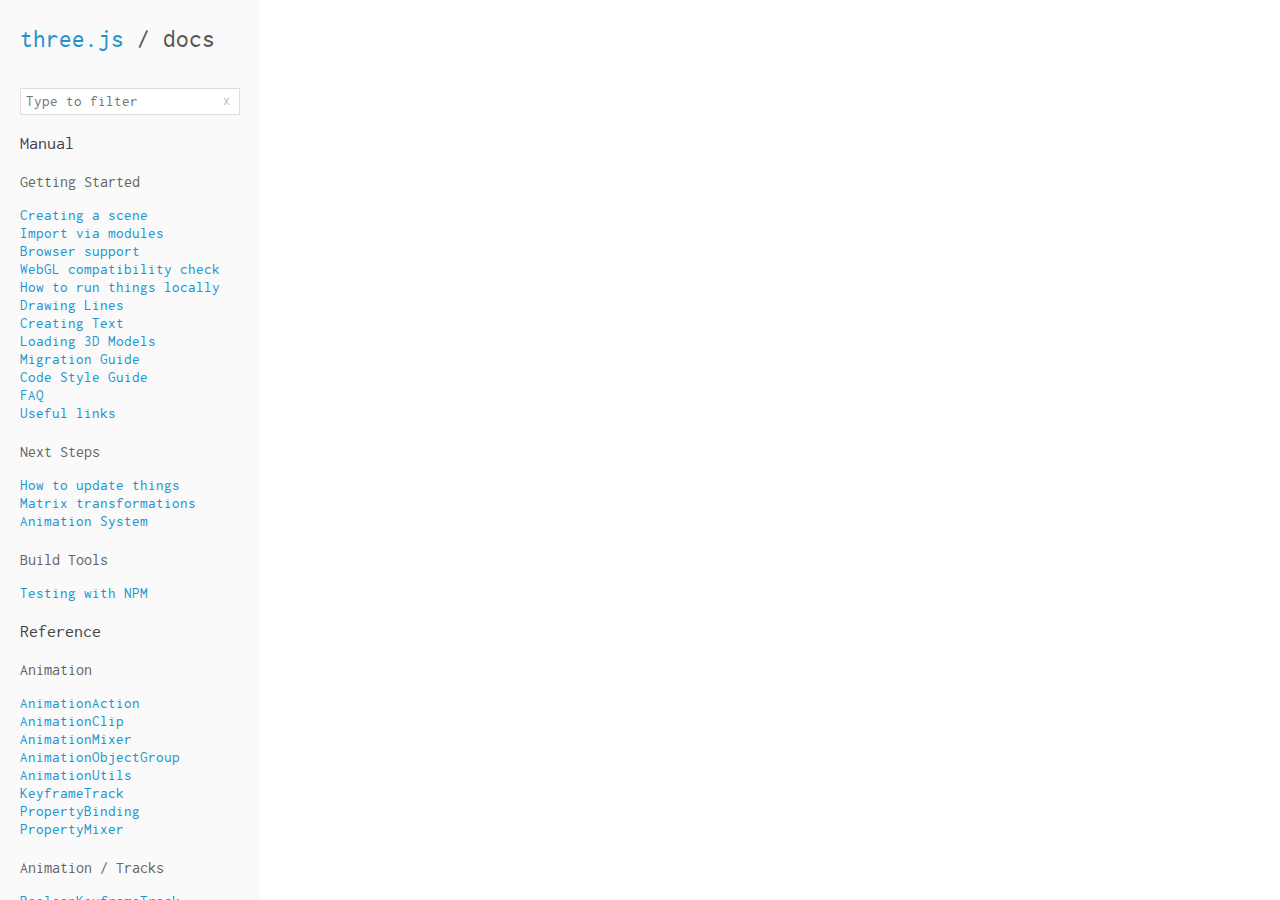
<file: portfolio/hsbc/js/three.js-master/docs/index.html>
<!DOCTYPE html>
<html lang="en">
	<head>
		<meta charset="utf-8">
		<title>three.js / documentation</title>
		<meta name="viewport" content="width=device-width, user-scalable=no, minimum-scale=1.0, maximum-scale=1.0">
		<link type="text/css" rel="stylesheet" href="index.css">
	</head>
	<body>

		<div id="panel" class="collapsed">

			<h1><a href="http://threejs.org">three.js</a> / docs</h1>

			<a id="expandButton" href="#">
				<span></span>
				<span></span>
				<span></span>
			</a>

			<div class="filterBlock" >
				<input type="text" id="filterInput" placeholder="Type to filter" autocorrect="off" autocapitalize="off" spellcheck="false">
				<a href="#" id="clearFilterButton">x</a>
			</div>
			<div id="content"></div>

		</div>

		<iframe name="viewer"></iframe>

		<script src="list.js"></script>

		<script>

			var panel = document.getElementById( 'panel' );
			var content = document.getElementById( 'content' );
			var clearFilterButton = document.getElementById( 'clearFilterButton' );
			var expandButton = document.getElementById( 'expandButton' );
			var filterInput = document.getElementById( 'filterInput' );
			var iframe = document.querySelector( 'iframe' );

			var pageProperties = {};
			var titles = {};
			var categoryElements = [];


			// Functionality for hamburger button (on small devices)

			expandButton.onclick = function ( event ) {

				event.preventDefault();
				panel.classList.toggle( 'collapsed' );

			};


			// Functionality for search/filter input field

			filterInput.oninput = function ( event ) {

				updateFilter();

			};


			// Functionality for filter clear button

			clearFilterButton.onclick = function ( event ) {

				event.preventDefault();

				filterInput.value = '';
				updateFilter();

			};

			// Activate content and title change on browser navigation

			window.onpopstate = createNewIframe;

			// Create the navigation panel and configure the iframe

			createNavigation();
			createNewIframe();

			// Navigation Panel

			function createLink( pageName, pageURL ) {

				var link = document.createElement( 'a' );
				link.href = pageURL + '.html';
				link.textContent = pageName;
				link.setAttribute( 'target', 'viewer' );
				link.addEventListener( 'click', function ( event ) {

					window.location.hash = pageURL;
					panel.classList.add( 'collapsed' );

				} );

				return link;

			}

			function createNavigation() {

				// Create the navigation panel using data from list.js

				var navigation = document.createElement( 'div' );
				content.appendChild( navigation );

				for ( var section in list ) {

					// Create sections

					var categories = list[ section ];

					var sectionHead = document.createElement( 'h2' );
					sectionHead.textContent = section;
					navigation.appendChild( sectionHead );

					for ( var category in categories ) {

						// Create categories

						var pages = categories[ category ];

						var categoryContainer = document.createElement( 'div' );
						navigation.appendChild( categoryContainer );

						var categoryHead = document.createElement( 'h3' );
						categoryHead.textContent = category;
						categoryContainer.appendChild( categoryHead );

						var categoryContent = document.createElement( 'ul' );
						categoryContainer.appendChild( categoryContent );

						for ( var pageName in pages ) {

							// Create page links

							var pageURL = pages[ pageName ];

							var listElement = document.createElement( 'li' );
							categoryContent.appendChild( listElement );

							var linkElement = createLink( pageName, pageURL )
							listElement.appendChild( linkElement );

							// Gather the main properties for the current subpage

							pageProperties[ pageName ] = {
								section: section,
								category: category,
								pageURL: pageURL,
								linkElement: linkElement
							};

						// Gather the document titles (used for easy access on browser navigation)

						titles[ pageURL ] = pageName;

						}

						// Gather the category elements for easy access on filtering

						categoryElements.push( categoryContent );

					}

				}

			}


			// Filtering

			function updateFilter() {

				// (uncomment the following line and the "Query strings" section, if you want query strings):
				// updateQueryString();

				var regExp = new RegExp( filterInput.value, 'gi' );

				for ( var pageName in pageProperties ) {

					var linkElement = pageProperties[ pageName ].linkElement;
					var categoryClassList = linkElement.parentElement.classList;
					var filterResults = pageName.match( regExp );

					if ( filterResults && filterResults.length > 0 ) {

						// Accentuate matching characters

						for ( var i = 0; i < filterResults.length; i++ ) {

							var result = filterResults[ i ];

							if ( result !== '' ) {
								pageName = pageName.replace( result, '<b>' + result + '</b>' );
							}

						}

						categoryClassList.remove( 'hidden' );
						linkElement.innerHTML = pageName;

					} else {

						// Hide all non-matching page names

						categoryClassList.add( 'hidden' );

					}

				}

				displayFilteredPanel();

			}

			function displayFilteredPanel() {

				// Show/hide categories depending on their content
				// First check if at least one page in this category is not hidden

				categoryElements.forEach( function ( category ) {

					var pages = category.children;
					var pagesLength = pages.length;
					var sectionClassList = category.parentElement.classList;

					var hideCategory = true;

					for ( var i = 0; i < pagesLength; i ++ ) {

						var pageClassList = pages[ i ].classList;

						if ( ! pageClassList.contains( 'hidden' ) ) {

							hideCategory = false;

						}

					}

					// If and only if all page names are hidden, hide the whole category

					if ( hideCategory ) {

						sectionClassList.add( 'hidden' );

					} else {

						sectionClassList.remove( 'hidden' );

					}

				} );

			}


			// Routing

			function setUrlFragment( pageName ) {

				// Handle navigation from the subpages (iframes):
				// First separate the memeber (if existing) from the page name,
				// then identify the subpage's URL and set it as URL fragment (re-adding the member)

				var splitPageName = decomposePageName( pageName, '.', '.' );

				var currentProperties = pageProperties[ splitPageName[ 0 ] ];

				if ( currentProperties ) {

					window.location.hash = currentProperties.pageURL + splitPageName[ 1 ];

					createNewIframe();

				}

			}

			function createNewIframe() {

				// Change the content displayed in the iframe
				// First separate the member part of the fragment (if existing)

				var hash = window.location.hash.substring( 1 );
				var splitHash = decomposePageName( hash, '.', '#' );

				// Creating a new Iframe instead of assigning a new src is
				// a cross-browser solution to allow normal browser navigation;
				// - only assigning a new src would result in two history states each time.

				// Note: iframe.contentWindow.location.replace(hash) should work, too,
				// but it doesn't work in Edge with links from the subpages!

				var oldIframe;
				var subtitle;

				oldIframe = iframe;
				iframe = oldIframe.cloneNode();

				if(hash) {

					iframe.src = splitHash[ 0 ] + '.html' + splitHash[ 1 ];
					subtitle = titles[ splitHash[ 0 ] ] + splitHash[ 1 ] + ' - ';

				} else {

					iframe.src = '';
					subtitle = '';

				}

				document.body.replaceChild( iframe, oldIframe );
				document.title = subtitle + 'three.js docs';

			}

			function decomposePageName( pageName, oldDelimiter, newDelimiter ) {

				// Helper function for separating the member (if existing) from the pageName
				// For example: 'Geometry.morphTarget' can be converted to
				// ['Geometry', '.morphTarget'] or ['Geometry', '#morphTarget']
				// Note: According RFC 3986 no '#' allowed inside of an URL fragment!

				var parts = [];

				var dotIndex = pageName.indexOf( oldDelimiter );

				if ( dotIndex !== -1 ) {

					parts = pageName.split( oldDelimiter );
					parts[ 1 ] = newDelimiter + parts[ 1 ];

				} else {

					parts[ 0 ] = pageName;
					parts[ 1 ] = '';

				}

				return parts;

			}

			//

			console.log([
				'    __     __',
				' __/ __\\  / __\\__   ____   _____   _____',
				'/ __/  /\\/ /  /___\\/ ____\\/ _____\\/ _____\\',
				'\\/_   __/ /   _   / /  __/ / __  / / __  /_   __   _____',
				'/ /  / / /  / /  / /  / / /  ___/ /  ___/\\ _\\/ __\\/ _____\\',
				'\\/__/  \\/__/\\/__/\\/__/  \\/_____/\\/_____/\\/__/ /  / /  ___/',
				'                                         / __/  /  \\__  \\',
				'                                         \\/____/\\/_____/'
			].join('\n'));


		</script>

		<script src="../build/three.min.js"></script> <!-- console sandbox -->

	</body>

</html>
</file>
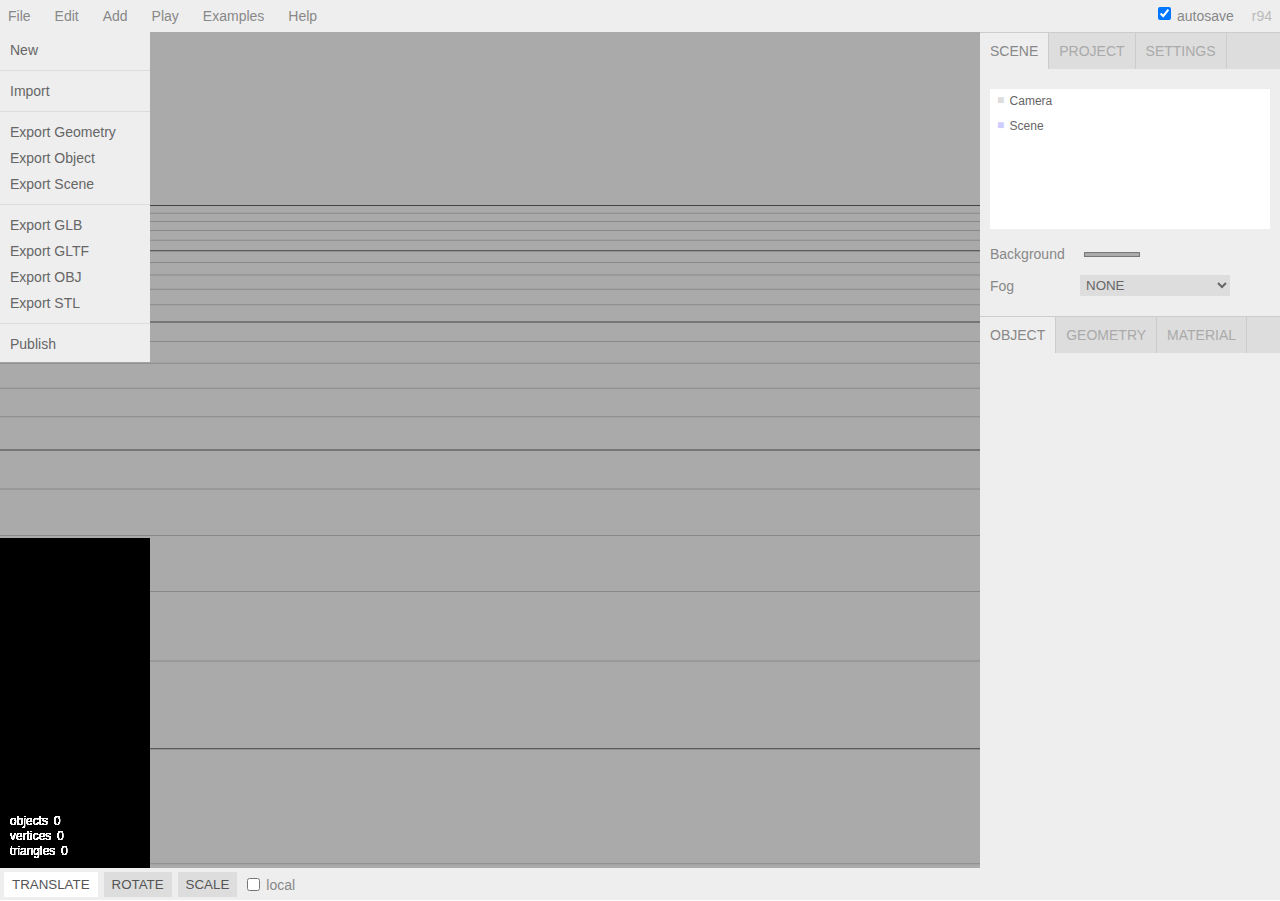
<file: portfolio/hsbc/js/three.js-master/editor/index.html>
<!DOCTYPE html>
<html lang="en">
	<head>
		<title>three.js / editor</title>
		<meta charset="utf-8">
		<meta name="viewport" content="width=device-width, user-scalable=no, minimum-scale=1.0, maximum-scale=1.0">
		<!-- Origin Trial Token, feature = WebVR (For Chrome M62+), origin = https://threejs.org, expires = 2018-07-25 -->
		<meta http-equiv="origin-trial" data-feature="WebVR (For Chrome M62+)" data-expires="2018-07-25" content="AtW06hJFoVWUJTZf5gqymMIlrR60JJi5MsSe44qsHjrCmzDUNmvaTtAVg+K9O9jFpjJtn/W9jvG//hHHaq5HcQoAAABQeyJvcmlnaW4iOiJodHRwczovL3RocmVlanMub3JnOjQ0MyIsImZlYXR1cmUiOiJXZWJWUjEuMU02MiIsImV4cGlyeSI6MTUzMjUyNjI5OH0=">
		<!-- Origin Trial Token, feature = WebXR Device API, origin = https://threejs.org, expires = 2018-07-21 -->
		<meta http-equiv="origin-trial" data-feature="WebXR Device API" data-expires="2018-07-21" content="Anlf1R/bCOUxOEgGI/9TWuzHHNxBMfZSTUMDCN7cLwDj2gpLwgA1K0DPwOzO/O0Jwaur5bsHo7k9KXx+6g+82wIAAABQeyJvcmlnaW4iOiJodHRwczovL3RocmVlanMub3JnOjQ0MyIsImZlYXR1cmUiOiJXZWJYUkRldmljZSIsImV4cGlyeSI6MTUzMjE2NjIyNX0=">
		<!-- Origin Trial Token, feature = WebXR Gamepad Support, origin = https://threejs.org, expires = 2018-07-21 -->
		<meta http-equiv="origin-trial" data-feature="WebXR Gamepad Support" data-expires="2018-07-21" content="[base64]">
	</head>
	<body ontouchstart="">
		<link href="css/main.css" rel="stylesheet" />
		<link id="theme" href="css/light.css" rel="stylesheet" />

		<script src="../build/three.js"></script>
		<script src="../examples/js/libs/system.min.js"></script>

		<script src="../examples/js/controls/EditorControls.js"></script>
		<script src="../examples/js/controls/TransformControls.js"></script>

		<script src="../examples/js/libs/jszip.min.js"></script>
		<script src="../examples/js/libs/inflate.min.js"></script> <!-- FBX -->

		<script src="../examples/js/loaders/AMFLoader.js"></script>
		<script src="../examples/js/loaders/AWDLoader.js"></script>
		<script src="../examples/js/loaders/BabylonLoader.js"></script>
		<script src="../examples/js/loaders/ColladaLoader.js"></script>
		<script src="../examples/js/loaders/FBXLoader.js"></script>
		<script src="../examples/js/loaders/GLTFLoader.js"></script>
		<script src="../examples/js/loaders/deprecated/LegacyGLTFLoader.js"></script>
		<script src="../examples/js/loaders/KMZLoader.js"></script>
		<script src="../examples/js/loaders/MD2Loader.js"></script>
		<script src="../examples/js/loaders/OBJLoader.js"></script>
		<script src="../examples/js/loaders/MTLLoader.js"></script>
		<script src="../examples/js/loaders/PlayCanvasLoader.js"></script>
		<script src="../examples/js/loaders/PLYLoader.js"></script>
		<script src="../examples/js/loaders/STLLoader.js"></script>
		<script src="../examples/js/loaders/SVGLoader.js"></script>
		<script src="../examples/js/loaders/TGALoader.js"></script>
		<script src="../examples/js/loaders/TDSLoader.js"></script>
		<script src="../examples/js/loaders/VRMLLoader.js"></script>
		<script src="../examples/js/loaders/VTKLoader.js"></script>
		<script src="../examples/js/loaders/ctm/lzma.js"></script>
		<script src="../examples/js/loaders/ctm/ctm.js"></script>
		<script src="../examples/js/loaders/ctm/CTMLoader.js"></script>
		<script src="../examples/js/exporters/OBJExporter.js"></script>
		<script src="../examples/js/exporters/GLTFExporter.js"></script>
		<script src="../examples/js/exporters/STLExporter.js"></script>

		<script src="../examples/js/renderers/Projector.js"></script>
		<script src="../examples/js/renderers/CanvasRenderer.js"></script>
		<script src="../examples/js/renderers/RaytracingRenderer.js"></script>
		<script src="../examples/js/renderers/SoftwareRenderer.js"></script>
		<script src="../examples/js/renderers/SVGRenderer.js"></script>

		<link rel="stylesheet" href="js/libs/codemirror/codemirror.css">
		<link rel="stylesheet" href="js/libs/codemirror/theme/monokai.css">
		<script src="js/libs/codemirror/codemirror.js"></script>
		<script src="js/libs/codemirror/mode/javascript.js"></script>
		<script src="js/libs/codemirror/mode/glsl.js"></script>

		<script src="js/libs/esprima.js"></script>
		<script src="js/libs/jsonlint.js"></script>
		<script src="js/libs/glslprep.min.js"></script>

		<link rel="stylesheet" href="js/libs/codemirror/addon/dialog.css">
		<link rel="stylesheet" href="js/libs/codemirror/addon/show-hint.css">
		<link rel="stylesheet" href="js/libs/codemirror/addon/tern.css">
		<script src="js/libs/codemirror/addon/dialog.js"></script>
		<script src="js/libs/codemirror/addon/show-hint.js"></script>
		<script src="js/libs/codemirror/addon/tern.js"></script>
		<script src="js/libs/acorn/acorn.js"></script>
		<script src="js/libs/acorn/acorn_loose.js"></script>
		<script src="js/libs/acorn/walk.js"></script>
		<script src="js/libs/ternjs/polyfill.js"></script>
		<script src="js/libs/ternjs/signal.js"></script>
		<script src="js/libs/ternjs/tern.js"></script>
		<script src="js/libs/ternjs/def.js"></script>
		<script src="js/libs/ternjs/comment.js"></script>
		<script src="js/libs/ternjs/infer.js"></script>
		<script src="js/libs/ternjs/doc_comment.js"></script>
		<script src="js/libs/tern-threejs/threejs.js"></script>

		<script src="js/libs/signals.min.js"></script>
		<script src="js/libs/ui.js"></script>
		<script src="js/libs/ui.three.js"></script>

		<script src="js/libs/app.js"></script>
		<script src="js/Player.js"></script>
		<script src="js/Script.js"></script>

		<script src="../examples/js/vr/WebVR.js"></script>

		<script src="js/Storage.js"></script>

		<script src="js/Editor.js"></script>
		<script src="js/Config.js"></script>
		<script src="js/History.js"></script>
		<script src="js/Loader.js"></script>
		<script src="js/Menubar.js"></script>
		<script src="js/Menubar.File.js"></script>
		<script src="js/Menubar.Edit.js"></script>
		<script src="js/Menubar.Add.js"></script>
		<script src="js/Menubar.Play.js"></script>
		<!-- <script src="js/Menubar.View.js"></script> -->
		<script src="js/Menubar.Examples.js"></script>
		<script src="js/Menubar.Help.js"></script>
		<script src="js/Menubar.Status.js"></script>
		<script src="js/Sidebar.js"></script>
		<script src="js/Sidebar.Scene.js"></script>
		<script src="js/Sidebar.Project.js"></script>
		<script src="js/Sidebar.Settings.js"></script>
		<script src="js/Sidebar.Settings.Shortcuts.js"></script>
		<script src="js/Sidebar.Settings.Viewport.js"></script>
		<script src="js/Sidebar.Properties.js"></script>
		<script src="js/Sidebar.Object.js"></script>
		<script src="js/Sidebar.Geometry.js"></script>
		<script src="js/Sidebar.Geometry.Geometry.js"></script>
		<script src="js/Sidebar.Geometry.BufferGeometry.js"></script>
		<script src="js/Sidebar.Geometry.Modifiers.js"></script>
		<script src="js/Sidebar.Geometry.BoxGeometry.js"></script>
		<script src="js/Sidebar.Geometry.CircleGeometry.js"></script>
		<script src="js/Sidebar.Geometry.CylinderGeometry.js"></script>
		<script src="js/Sidebar.Geometry.IcosahedronGeometry.js"></script>
		<script src="js/Sidebar.Geometry.PlaneGeometry.js"></script>
		<script src="js/Sidebar.Geometry.SphereGeometry.js"></script>
		<script src="js/Sidebar.Geometry.TorusGeometry.js"></script>
		<script src="js/Sidebar.Geometry.TorusKnotGeometry.js"></script>
		<script src="../examples/js/geometries/TeapotBufferGeometry.js"></script>
		<script src="js/Sidebar.Geometry.TeapotBufferGeometry.js"></script>
		<script src="js/Sidebar.Geometry.LatheGeometry.js"></script>
		<script src="js/Sidebar.Material.js"></script>
		<script src="js/Sidebar.Animation.js"></script>
		<script src="js/Sidebar.Script.js"></script>
		<script src="js/Sidebar.History.js"></script>
		<script src="js/Toolbar.js"></script>
		<script src="js/Viewport.js"></script>
		<script src="js/Viewport.Info.js"></script>

		<script src="js/Command.js"></script>
		<script src="js/commands/AddObjectCommand.js"></script>
		<script src="js/commands/RemoveObjectCommand.js"></script>
		<script src="js/commands/MoveObjectCommand.js"></script>
		<script src="js/commands/SetPositionCommand.js"></script>
		<script src="js/commands/SetRotationCommand.js"></script>
		<script src="js/commands/SetScaleCommand.js"></script>
		<script src="js/commands/SetValueCommand.js"></script>
		<script src="js/commands/SetUuidCommand.js"></script>
		<script src="js/commands/SetColorCommand.js"></script>
		<script src="js/commands/SetGeometryCommand.js"></script>
		<script src="js/commands/SetGeometryValueCommand.js"></script>
		<script src="js/commands/MultiCmdsCommand.js"></script>
		<script src="js/commands/AddScriptCommand.js"></script>
		<script src="js/commands/RemoveScriptCommand.js"></script>
		<script src="js/commands/SetScriptValueCommand.js"></script>
		<script src="js/commands/SetMaterialCommand.js"></script>
		<script src="js/commands/SetMaterialValueCommand.js"></script>
		<script src="js/commands/SetMaterialColorCommand.js"></script>
		<script src="js/commands/SetMaterialMapCommand.js"></script>
		<script src="js/commands/SetSceneCommand.js"></script>

		<script src="js/libs/html2canvas.js"></script>
		<script src="js/libs/three.html.js"></script>

		<script>

			window.URL = window.URL || window.webkitURL;
			window.BlobBuilder = window.BlobBuilder || window.WebKitBlobBuilder || window.MozBlobBuilder;

			Number.prototype.format = function (){
				return this.toString().replace(/(\d)(?=(\d{3})+(?!\d))/g, "$1,");
			};

			//

			var editor = new Editor();

			var viewport = new Viewport( editor );
			document.body.appendChild( viewport.dom );

			var script = new Script( editor );
			document.body.appendChild( script.dom );

			var player = new Player( editor );
			document.body.appendChild( player.dom );

			var toolbar = new Toolbar( editor );
			document.body.appendChild( toolbar.dom );

			var menubar = new Menubar( editor );
			document.body.appendChild( menubar.dom );

			var sidebar = new Sidebar( editor );
			document.body.appendChild( sidebar.dom );

			var modal = new UI.Modal();
			document.body.appendChild( modal.dom );

			//

			editor.setTheme( editor.config.getKey( 'theme' ) );

			editor.storage.init( function () {

				editor.storage.get( function ( state ) {

					if ( isLoadingFromHash ) return;

					if ( state !== undefined ) {

						editor.fromJSON( state );

					}

					var selected = editor.config.getKey( 'selected' );

					if ( selected !== undefined ) {

						editor.selectByUuid( selected );

					}

				} );

				//

				var timeout;

				function saveState( scene ) {

					if ( editor.config.getKey( 'autosave' ) === false ) {

						return;

					}

					clearTimeout( timeout );

					timeout = setTimeout( function () {

						editor.signals.savingStarted.dispatch();

						timeout = setTimeout( function () {

							editor.storage.set( editor.toJSON() );

							editor.signals.savingFinished.dispatch();

						}, 100 );

					}, 1000 );

				};

				var signals = editor.signals;

				signals.geometryChanged.add( saveState );
				signals.objectAdded.add( saveState );
				signals.objectChanged.add( saveState );
				signals.objectRemoved.add( saveState );
				signals.materialChanged.add( saveState );
				signals.sceneBackgroundChanged.add( saveState );
				signals.sceneFogChanged.add( saveState );
				signals.sceneGraphChanged.add( saveState );
				signals.scriptChanged.add( saveState );
				signals.historyChanged.add( saveState );

				signals.showModal.add( function ( content ) {

					modal.show( content );

				} );

			} );

			//

			document.addEventListener( 'dragover', function ( event ) {

				event.preventDefault();
				event.dataTransfer.dropEffect = 'copy';

			}, false );

			document.addEventListener( 'drop', function ( event ) {

				event.preventDefault();

				if ( event.dataTransfer.files.length > 0 ) {

					editor.loader.loadFile( event.dataTransfer.files[ 0 ] );

				}

			}, false );

			function onWindowResize( event ) {

				editor.signals.windowResize.dispatch();

			}

			window.addEventListener( 'resize', onWindowResize, false );

			onWindowResize();

			//

			var isLoadingFromHash = false;
			var hash = window.location.hash;

			if ( hash.substr( 1, 5 ) === 'file=' ) {

				var file = hash.substr( 6 );

				if ( confirm( 'Any unsaved data will be lost. Are you sure?' ) ) {

					var loader = new THREE.FileLoader();
					loader.crossOrigin = '';
					loader.load( file, function ( text ) {

						editor.clear();
						editor.fromJSON( JSON.parse( text ) );

					} );

					isLoadingFromHash = true;

				}

			}

			/*
			window.addEventListener( 'message', function ( event ) {

				editor.clear();
				editor.fromJSON( event.data );

			}, false );
			*/

		</script>
	</body>
</html>
</file>
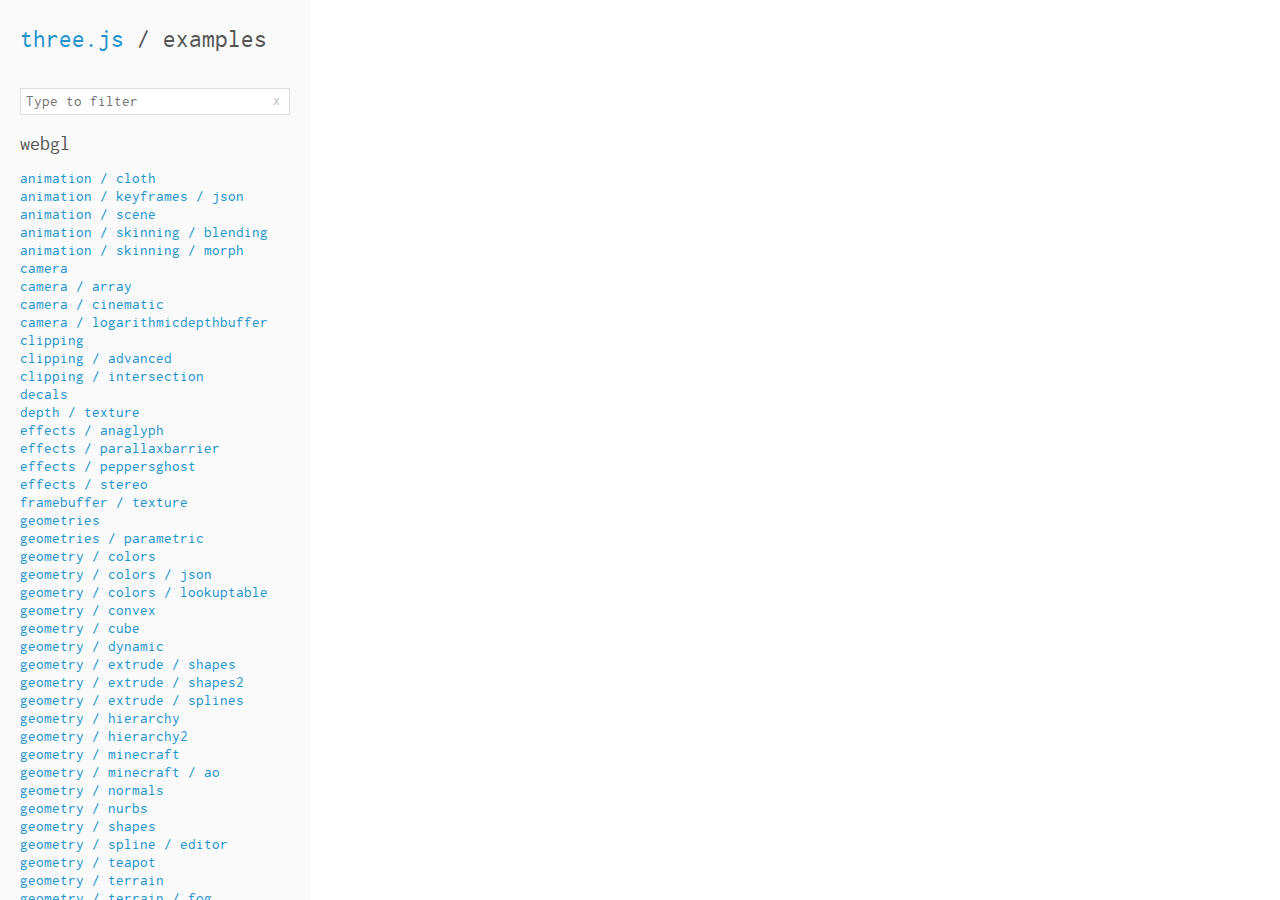
<file: portfolio/hsbc/js/three.js-master/examples/index.html>
<!DOCTYPE html>
<html lang="en">
	<head>
		<title>three.js / examples</title>
		<meta charset="utf-8">
		<meta name="viewport" content="width=device-width, user-scalable=no, minimum-scale=1.0, maximum-scale=1.0">
		<style>

			@font-face {
				font-family: 'inconsolata';
				src: url('files/inconsolata.woff') format('woff');
				font-weight: normal;
				font-style: normal;
			}

			* {
				box-sizing: border-box;
			}

			html {
				height: 100%;
			}

			body {
				background-color: #ffffff;
				margin: 0px;
				height: 100%;
				color: #555;
				font-family: 'inconsolata';
				font-size: 15px;
				line-height: 18px;
				overflow: hidden;
			}

			h1 {
				margin-top: 30px;
				margin-bottom: 40px;
				margin-left: 20px;
				font-size: 25px;
				font-weight: normal;
			}

			h2 {
				font-size: 20px;
				font-weight: normal;
			}

			a {
				color: #2194CE;
				text-decoration: none;
			}

			#panel {
				position: fixed;
				left: 0px;
				width: 310px;
				height: 100%;
				overflow: auto;
				background: #fafafa;
			}

			#panel #content {
				padding: 0px 20px 20px 20px;
			}

			#panel #content .link {
				color: #2194CE;
				text-decoration: none;
				cursor: pointer;
				display: block;
			}

			#panel #content .selected {
				color: #ff0000;
			}

			#panel #content .link:hover {
				text-decoration: underline;
			}

			#viewer {
				position: absolute;
				border: 0px;
				left: 310px;
				width: calc(100% - 310px);
				height: 100%;
				overflow: auto;
			}

			#viewSrcButton {
				position: fixed;
				bottom: 20px;
				right: 20px;
				padding: 8px;
				color: #fff;
				background-color: #555;
				opacity: 0.7;
			}

			#viewSrcButton:hover {
				cursor: pointer;
				opacity: 1;
			}

			.filterBlock{
				margin: 20px;
				position: relative;
			}

			.filterBlock p {
				margin: 0;
			}

			#filterInput {
				width: 100%;
				padding: 5px;
				font-family: inherit;
				font-size: 15px;
				outline: none;
				border: 1px solid #dedede;
			}

			#filterInput:focus{
				border: 1px solid #2194CE;
			}

			#clearFilterButton {
				position: absolute;
				right: 6px;
				top: 50%;
				margin-top: -8px;
				width: 16px;
				height: 16px;
				font-size: 14px;
				color: grey;
				text-align: center;
				line-height: 0;
				padding-top: 7px;
				opacity: .5;
			}

			#clearFilterButton:hover {
				opacity: 1;
			}

			.filtered {
				display: none !important;
			}

			#panel li b {
				font-weight: bold;
			}

			/* mobile */

			#expandButton {
				display: none;
				position: absolute;
				right: 20px;
				top: 12px;
				width: 32px;
				height: 32px;
			}

			#expandButton span {
				height: 2px;
				background-color: #2194CE;
				width: 16px;
				position: absolute;
				left: 8px;
				top: 10px;
			}

			#expandButton span:nth-child(1) {
				top: 16px;
			}

			#expandButton span:nth-child(2) {
				top: 22px;
			}

			@media all and ( max-width: 640px ) {
				h1{
					margin-top: 20px;
					margin-bottom: 20px;
				}
				#panel{
					position: absolute;
					left: 0;
					top: 0;
					height: 480px;
					width: 100%;
					right: 0;
					z-index: 100;
					overflow: hidden;
					border-bottom: 1px solid #dedede;
				}
				#content{
					position: absolute;
					left: 0;
					top: 90px;
					right: 0;
					bottom: 0;
					font-size: 17px;
					line-height: 22px;
					overflow: auto;
				}
				#viewer{
					position: absolute;
					left: 0;
					top: 56px;
					width: 100%;
					height: calc(100% - 56px);
				}
				#expandButton{
					display: block;
				}
				#panel.collapsed{
					height: 56px;
				}
			}

		</style>
	</head>
	<body>

		<div id="panel">
			<h1><a href="http://threejs.org">three.js</a> / examples</h1>
			<a id="expandButton" href="#">
				<span></span>
				<span></span>
				<span></span>
			</a>
			<div class="filterBlock" >
				<input type="text" id="filterInput" placeholder="Type to filter" autocorrect="off" autocapitalize="off" spellcheck="false"/>
				<a href="#" id="clearFilterButton" >x</a>
			</div>
			<div id="content"></div>
		</div>
		<iframe id="viewer" name="viewer" allowfullscreen allowvr onmousewheel=""></iframe>

		<script src="files.js"></script>

		<script>

		function extractQuery() {
			var p = window.location.search.indexOf( '?q=' );
			if( p !== -1 ) {
				return window.location.search.substr( 3 );
			}
			return ''
		}

		var panel = document.getElementById( 'panel' );
		var content = document.getElementById( 'content' );
		var viewer = document.getElementById( 'viewer' );

		var filterInput = document.getElementById( 'filterInput' );
		var clearFilterButton = document.getElementById( 'clearFilterButton' );

		var expandButton = document.getElementById( 'expandButton' );
		expandButton.addEventListener( 'click', function ( event ) {
			event.preventDefault();
			panel.classList.toggle( 'collapsed' );
		} );

		// iOS iframe auto-resize workaround

		if ( /(iPad|iPhone|iPod)/g.test( navigator.userAgent ) ) {

			viewer.style.width = getComputedStyle( viewer ).width;
			viewer.style.height = getComputedStyle( viewer ).height;
			viewer.setAttribute( 'scrolling', 'no' );

		}

		var container = document.createElement( 'div' );
		content.appendChild( container );

		var viewSrcButton = document.createElement( 'a' );
		viewSrcButton.id = 'viewSrcButton';
		viewSrcButton.target = '_blank';
		viewSrcButton.textContent = 'View source';
		viewSrcButton.style.display = 'none';
		document.body.appendChild( viewSrcButton );

		var links = {};
		var selected = null;

		function createLink( file ) {

			var link = document.createElement( 'a' );
			link.className = 'link';
			link.href = file + '.html';
			link.textContent = getName( file );
			link.setAttribute( 'target', 'viewer' );
			link.addEventListener( 'click', function ( event ) {

				if ( event.button === 0 ) {

					selectFile( file );

				}

			} );

			return link;

		}

		for ( var key in files ) {

			var section = files[ key ];

			var header = document.createElement( 'h2' );
			header.textContent = key;
			header.setAttribute( 'data-category', key );
			container.appendChild( header );

			for ( var i = 0; i < section.length; i ++ ) {

				var file = section[ i ];

				var link = createLink( file );
				container.appendChild( link );

				links[ file ] = link;

			}

		}

		function loadFile( file ) {

			selectFile( file );
			viewer.src = file + '.html';

		}

		function selectFile( file ) {

			if ( selected !== null ) links[ selected ].classList.remove( 'selected' );

			links[ file ].classList.add( 'selected' );

			window.location.hash = file;
			viewer.focus();

			panel.classList.add( 'collapsed' );

			selected = file;

			// Reveal "View source" button and set attributes to this example
			viewSrcButton.style.display = '';
			viewSrcButton.href = 'https://github.com/mrdoob/three.js/blob/master/examples/' + selected + '.html';
			viewSrcButton.title = 'View source code for ' + getName(selected) + ' on GitHub';

		}

		if ( window.location.hash !== '' ) {

			loadFile( window.location.hash.substring( 1 ) );

		}

		// filter

		filterInput.addEventListener( 'input', function( e ) {

			updateFilter();

		} );

		clearFilterButton.addEventListener( 'click', function( e ) {

			filterInput.value = '';
			updateFilter();
			e.preventDefault();

		} );

		function updateFilter() {

			var v = filterInput.value;
			if( v !== '' ) {
				window.history.replaceState( {} , '', '?q=' + v + window.location.hash );
			} else {
				window.history.replaceState( {} , '', window.location.pathname + window.location.hash );
			}

			var exp = new RegExp( v, 'gi' );

			for ( var key in files ) {

				var section = files[ key ];

				for ( var i = 0; i < section.length; i ++ ) {

					filterExample( section[ i ], exp );

				}

			}

			layoutList();

		}

		function filterExample( file, exp ){

			var link = links[ file ];
			var name = getName( file );
			var res = file.match( exp );
			var text;

			if ( res && res.length > 0 ) {

				link.classList.remove( 'filtered' );

				for( var i = 0; i < res.length; i++ ) {
					text = name.replace( res[ i ], '<b>' + res[ i ] + '</b>' );
				}

				link.innerHTML = text;

			} else {

				link.classList.add( 'filtered' );
				link.innerHTML = name;

			}
		}

		function getName( file ) {

			var name = file.split( '_' );
			name.shift();
			return name.join( ' / ' );

		}

		function layoutList() {

			for ( var key in files ) {

				var collapsed = true;

				var section = files[ key ];

				for ( var i = 0; i < section.length; i ++ ) {

					var file = section[ i ];

					if( !links[ file ].classList.contains( 'filtered' ) ){

						collapsed = false;
						break;

					}

				}

				var element = document.querySelector( 'h2[data-category="' + key + '"]' );

				if( collapsed ){

					element.classList.add( 'filtered' );

				} else {

					element.classList.remove( 'filtered' );

				}

			}

		}

		filterInput.value = extractQuery();
		updateFilter();

		</script>

	</body>
</html>
</file>
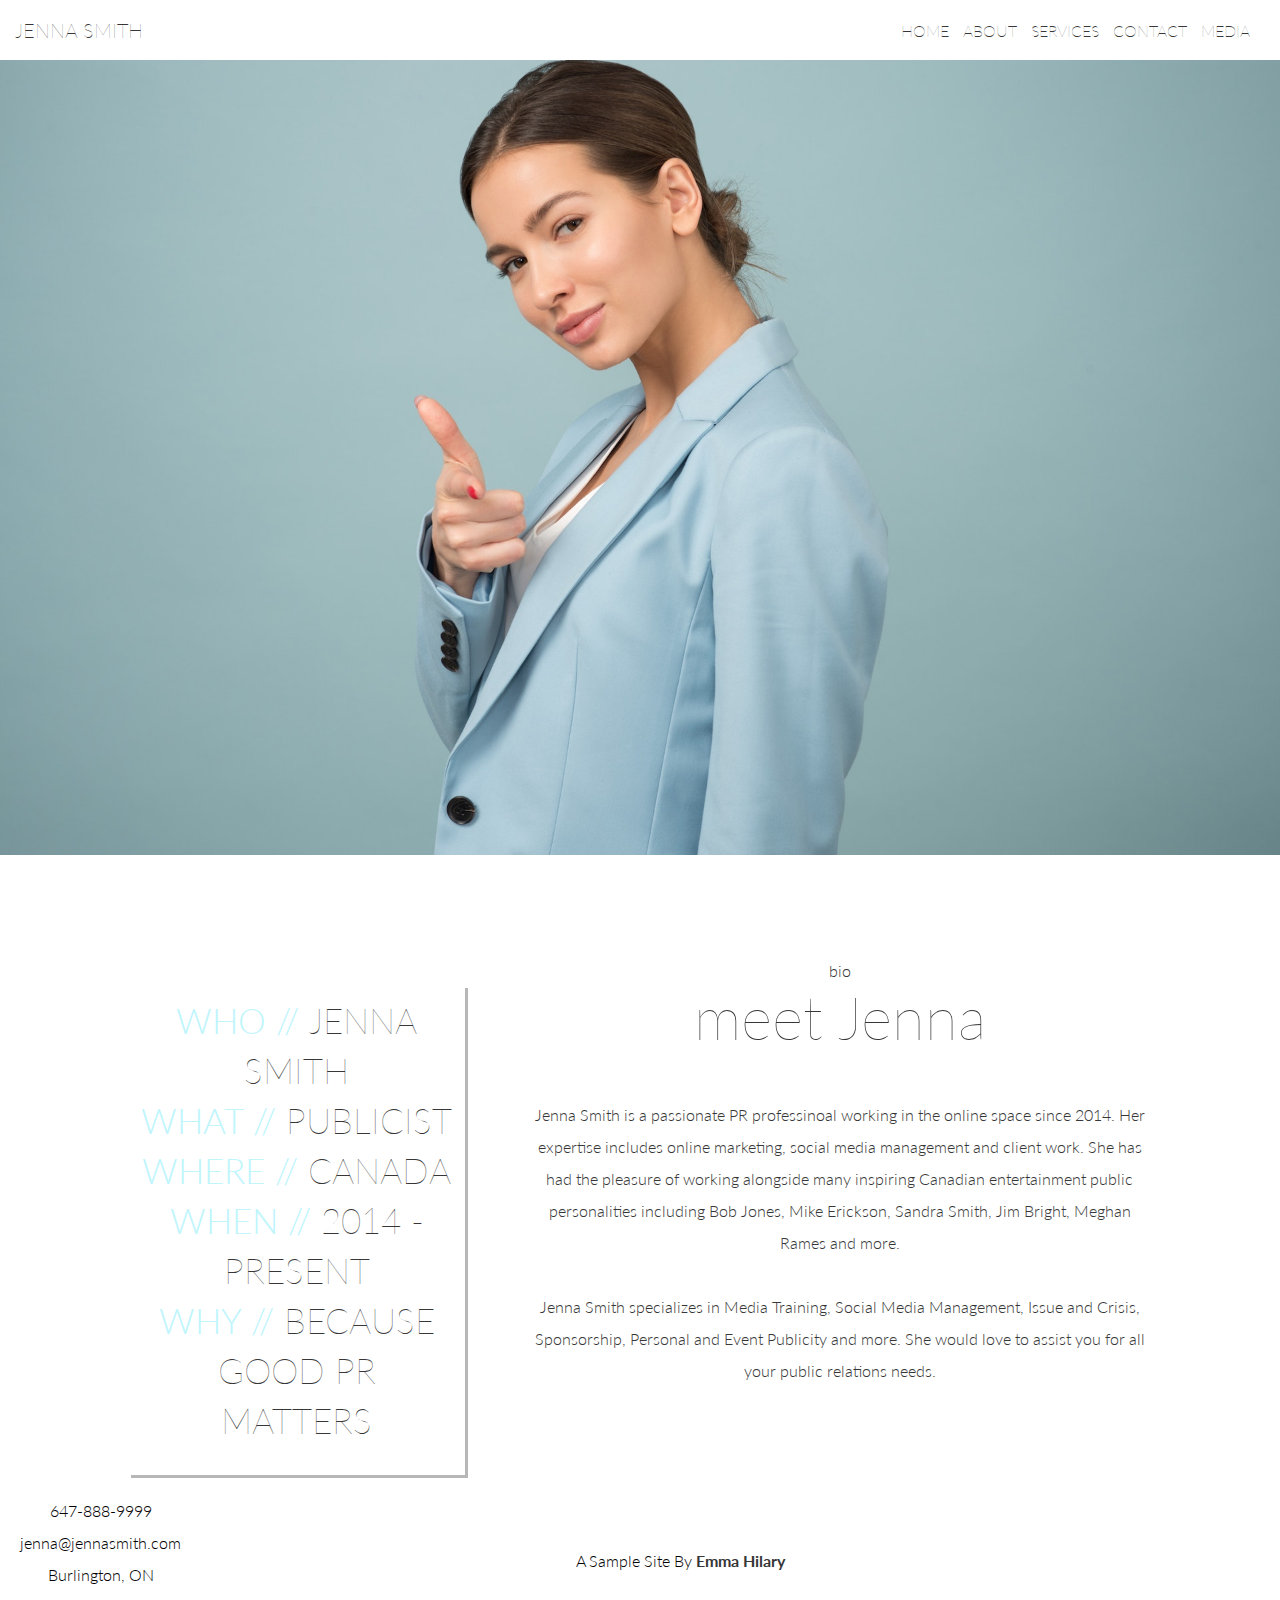
<file: portfolio/pr/about.html>
<!doctype html>
<html lang="en">
    <head>
       <meta charset="utf-8"/>
       <meta name="viewport" content="width=device-width,initial-scale=1"/>
        <title>Jenna Smith PR</title>
         <link rel="stylesheet" href="https://use.fontawesome.com/releases/v5.0.9/css/all.css" integrity="sha384-5SOiIsAziJl6AWe0HWRKTXlfcSHKmYV4RBF18PPJ173Kzn7jzMyFuTtk8JA7QQG1" crossorigin="anonymous">
        <link rel="stylesheet" href="css/style.css" />
        </head>
    <body id="about">
<header>
       <div id="top-bar">
            <h5 id="small-logo"><a href="index.html">jenna smith</a></h5>
               
              <nav id="main-nav">
               <ul>
                   <li><a href="index.html">Home</a></li>
                   <li><a href="about.html">About</a></li>
                   <li><a href="services.html">Services</a></li>
                   <li><a href="contact.html">Contact</a></li>
                   <li><a href="news.html">Media</a></li>
               </ul>
           </nav>
            </div>
            <img src="images/stock-8.jpg" alt="stock">
    </header>
          
           <main id="container">
                <aside class="quick-facts">
                    <h2>
                    <span>WHO // </span>JENNA SMITH <br>
                    <span>WHAT // </span>PUBLICIST<br>
                    <span>WHERE // </span>CANADA<br>
                    <span>WHEN // </span>2014 - PRESENT <br>
                    <span>WHY // </span>BECAUSE GOOD PR MATTERS
                    </h2>
                </aside>
        <article class="about-bio">
            <h4>bio</h4>
            <h2>meet Jenna</h2>
            <br><br>
            <p>Jenna Smith is a passionate PR professinoal working in the online space since 2014. Her expertise includes online marketing, social media management and client work. She has had the pleasure of working alongside many inspiring Canadian entertainment public personalities including Bob Jones, Mike Erickson, Sandra Smith, Jim Bright, Meghan Rames and more.</p>
            <br><br>
            <p>Jenna Smith specializes in Media Training, Social Media Management, Issue and Crisis, Sponsorship, Personal and Event Publicity and more. She would love to assist you for all your public relations needs. </p>

            
        </article>
        

       </main>  
   <footer>
        <p>647-888-9999 <br> jenna@jennasmith.com <br>Burlington, ON </p>
            <p><span>A Sample Site By <a href="http://emmahilary.com/" target="_blank">Emma Hilary</a></span>
            </p>
        <div class="socials">
           <a href="https://twitter.com/" target="_blank"><i class="fab fa-twitter-square"></i></a>
           <a href="https://www.instagram.com/" target="_blank"><i class="fab fa-instagram"></i></a>
           <a href="https://www.linkedin.com/" target="_blank"><i class="fab fa-linkedin"></i></a>
        </div>
    </footer>
       
    </body>
</html>
</file>
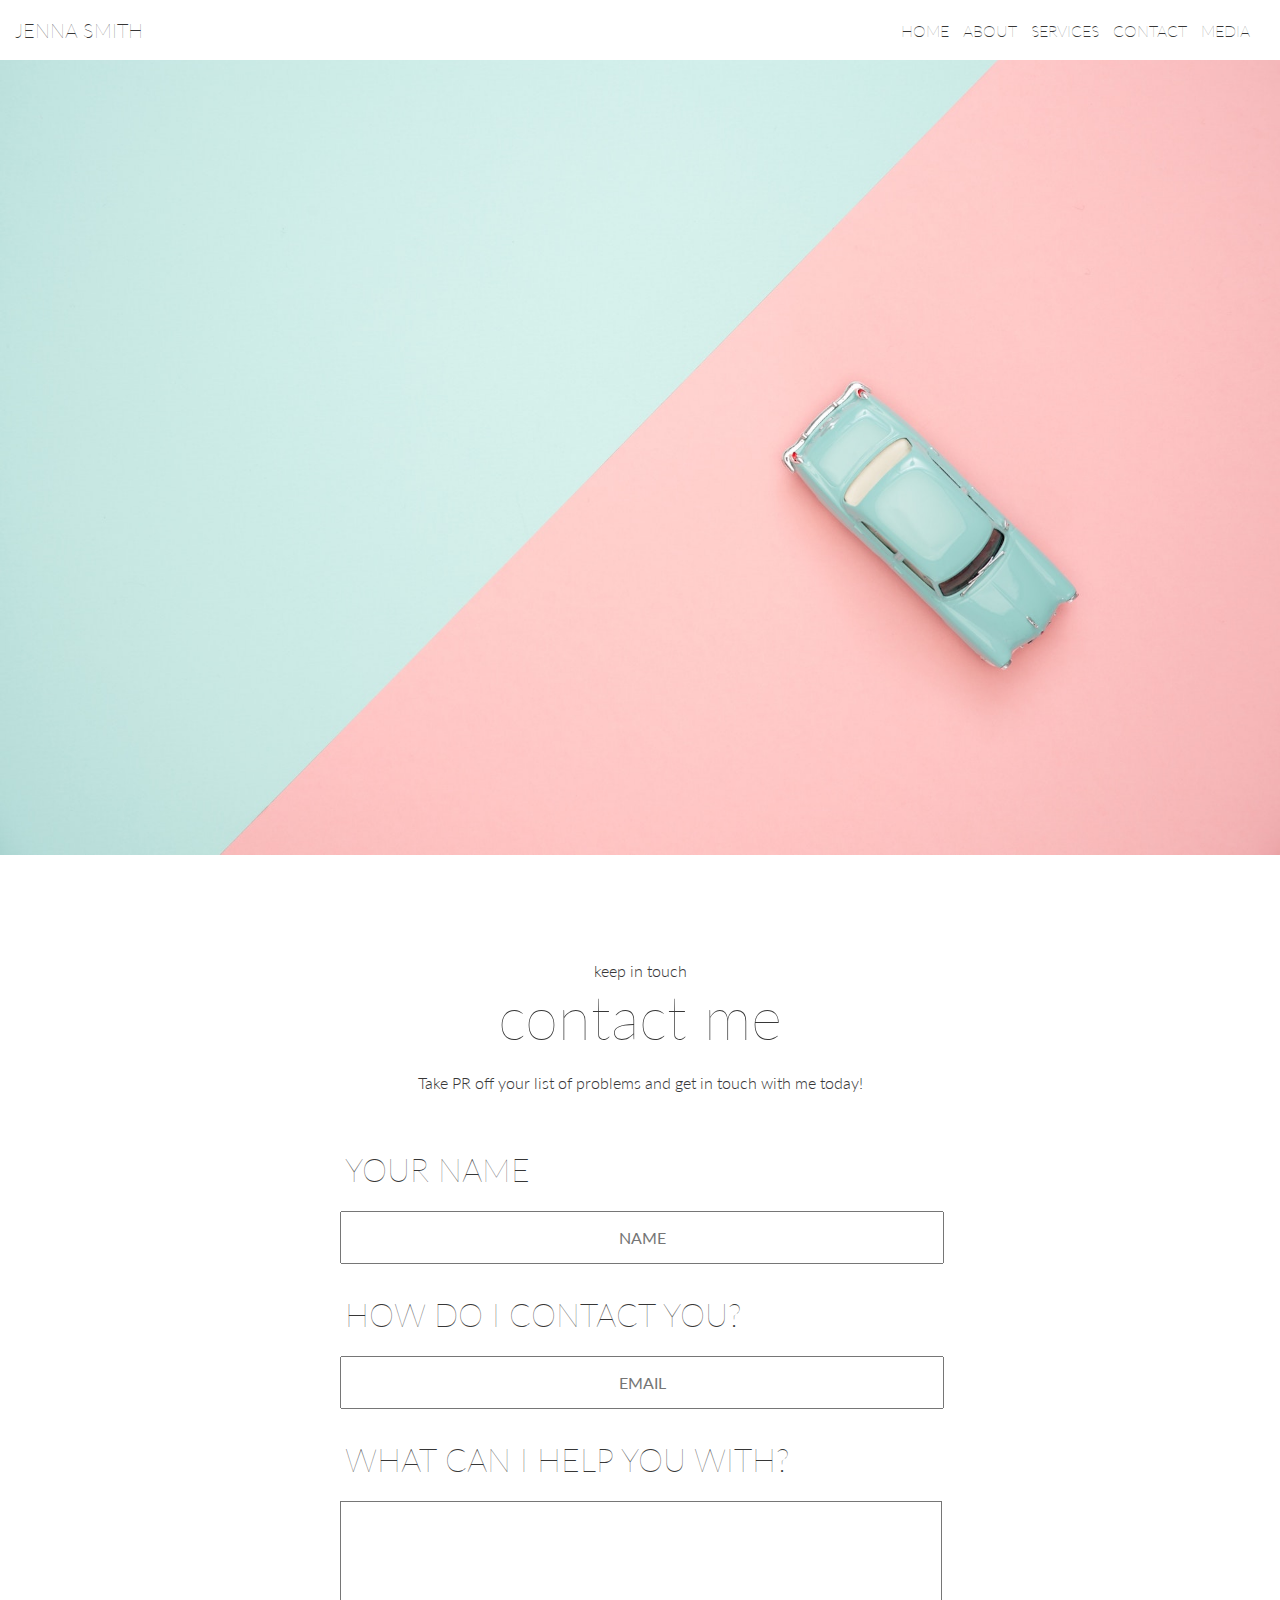
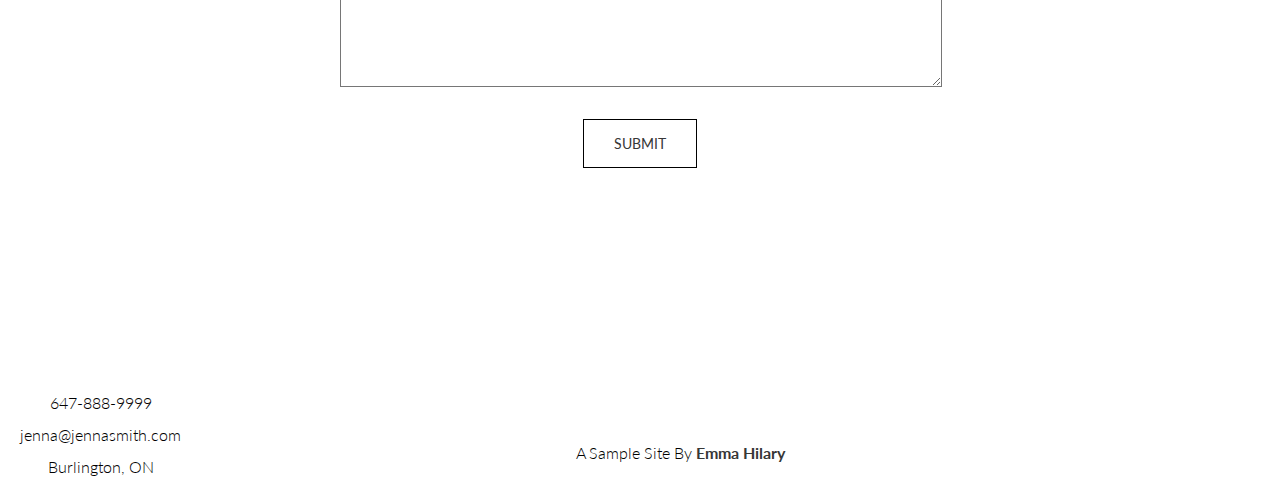
<file: portfolio/pr/contact.html>
<!doctype html>
<html lang="en">
    <head>
       <meta charset="utf-8"/>
       <meta name="viewport" content="width=device-width,initial-scale=1"/>
        <title>Jenna Smith PR</title>
        <link rel="stylesheet" href="css/style.css" />
        <link rel="stylesheet" href="https://use.fontawesome.com/releases/v5.0.9/css/all.css" integrity="sha384-5SOiIsAziJl6AWe0HWRKTXlfcSHKmYV4RBF18PPJ173Kzn7jzMyFuTtk8JA7QQG1" crossorigin="anonymous">
        </head>
    <body id="contact">
<header>
       <div id="top-bar">
            <h5 id="small-logo"><a href="index.html">jenna smith</a></h5>
               
              <nav id="main-nav">
               <ul>
                   <li><a href="index.html">Home</a></li>
                   <li><a href="about.html">About</a></li>
                   <li><a href="services.html">Services</a></li>
                   <li><a href="contact.html">Contact</a></li>
                   <li><a href="news.html">Media</a></li>
               </ul>
           </nav>
            </div>
            <img src="images/stock-10.jpg" alt="stock">
    </header>
        <main id="container">
        <h4>keep in touch</h4>
        <h2>contact me</h2>   
            
               <h4> Take PR off your list of problems and get in touch with me today!</h4>
    
                <form class="clear" action="form.php">
                <fieldset> 
                   
                    <ol>
                        <li class="name-box">
                           
                           <label>your name</label>
                            <input class="input" 
                                   placeholder="NAME"
                                    type="text"
                                    name="name"
                                    size="80" />
                        </li>
                        <li class="email-box">
                           <label>how do I contact you?</label>
                            <input class="input" 
                                   placeholder="EMAIL"
                                    type="text"
                                    name="email"
                                    size="80" />
                        </li>
                        <li class="message-box">
                            <label>what can I help you with?</label>
                            
                           <textarea name="message" cols="130" rows="8"></textarea>
                        </li>
                        <li class="submit-button">
                            <input  type="submit"
                            value="submit">
                        </li>
                    </ol>

                    
                    
                </fieldset>
                </form> 
                 
        </main>
        
   <footer>
        <p>647-888-9999 <br> jenna@jennasmith.com <br>Burlington, ON </p>
            <p><span>A Sample Site By <a href="http://emmahilary.com/" target="_blank"> Emma Hilary</a></span>
            </p>
        <div class="socials">
           <a href="https://twitter.com/" target="_blank"><i class="fab fa-twitter-square"></i></a>
           <a href="https://www.instagram.com/" target="_blank"><i class="fab fa-instagram"></i></a>
           <a href="https://www.linkedin.com/" target="_blank"><i class="fab fa-linkedin"></i></a>
        </div>
    </footer>
    </body>
</html>
</file>
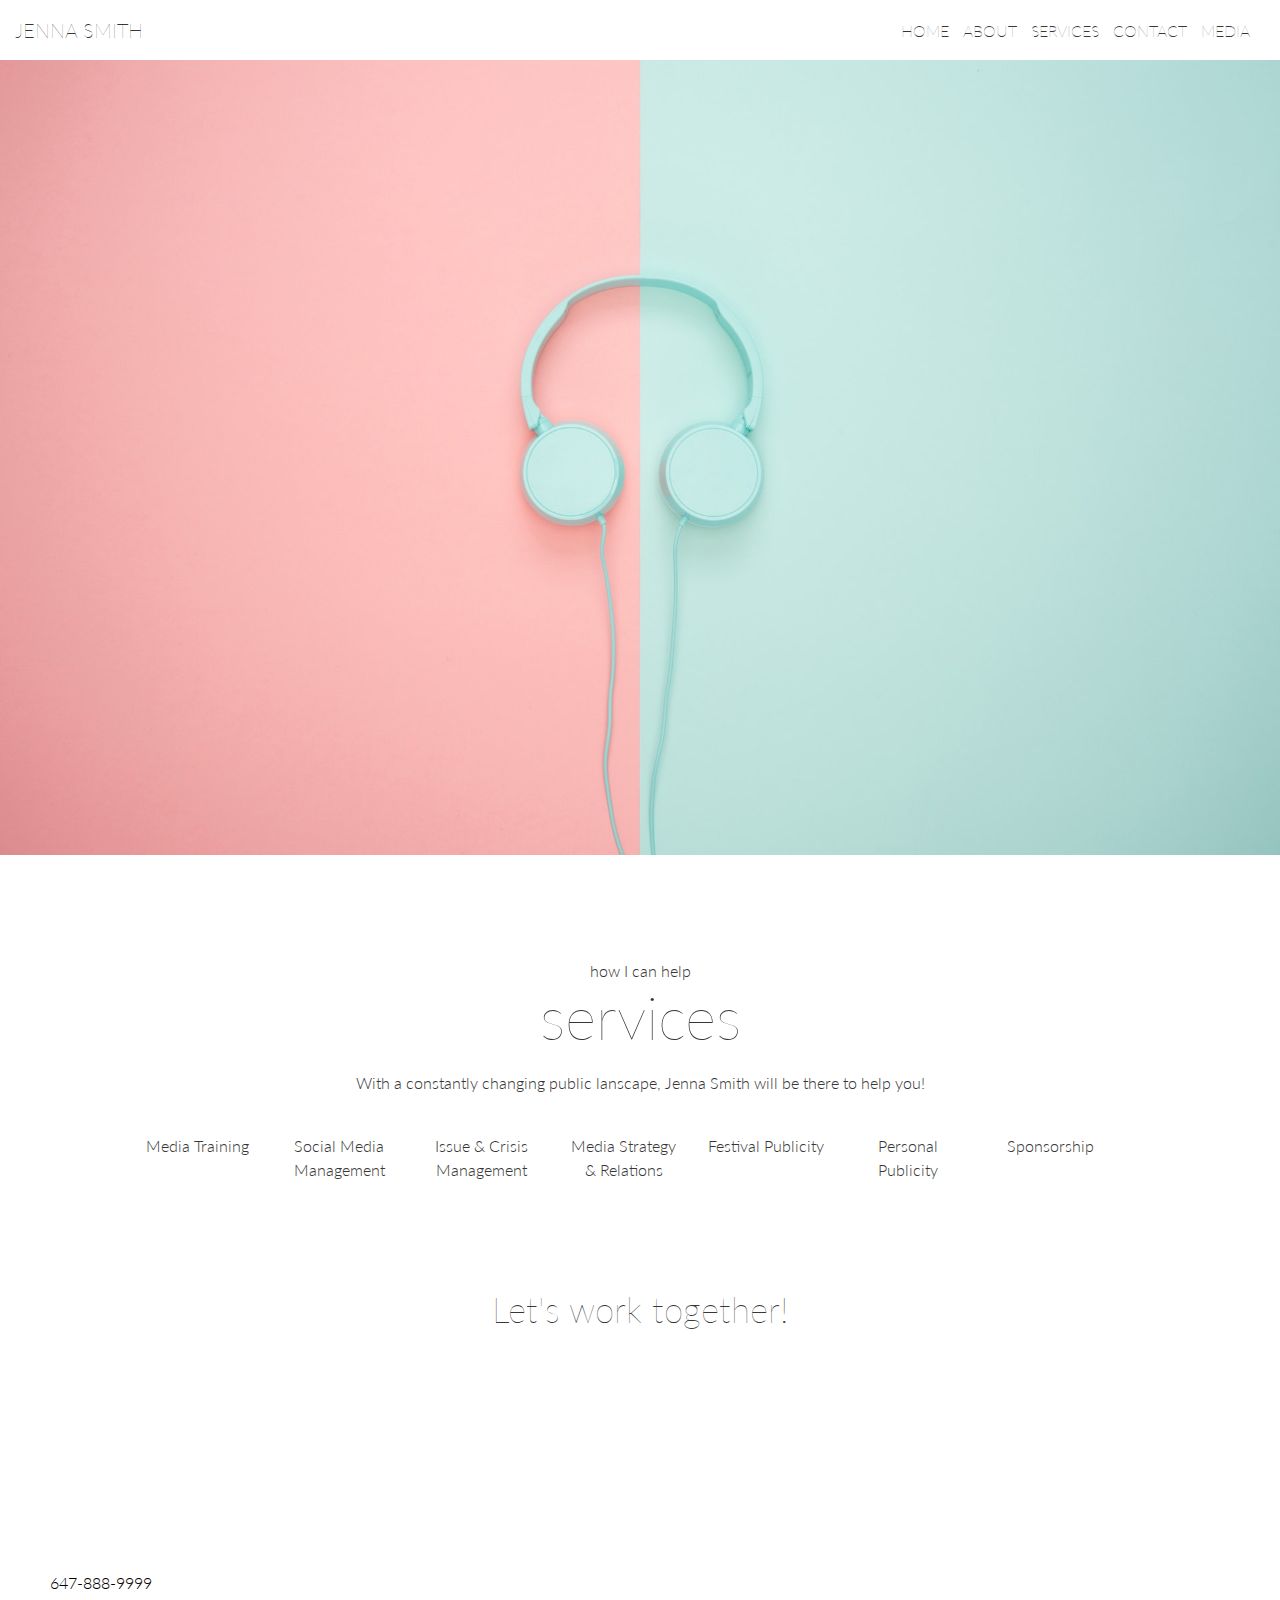
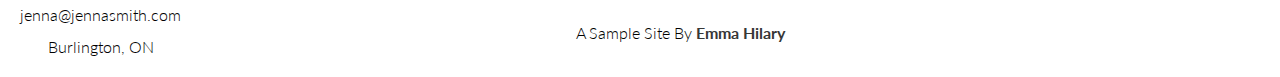
<file: portfolio/pr/services.html>
<!doctype html>
<html lang="en">
    <head>
       <meta charset="utf-8"/>
        <title>Jenna Smith PR</title>
        <link rel="stylesheet" href="css/style.css" />
        <link rel="stylesheet" href="https://use.fontawesome.com/releases/v5.0.9/css/all.css" integrity="sha384-5SOiIsAziJl6AWe0HWRKTXlfcSHKmYV4RBF18PPJ173Kzn7jzMyFuTtk8JA7QQG1" crossorigin="anonymous">
        </head>
    <body id="services">
      <header>
       <div id="top-bar">
            <h5 id="small-logo"><a href="index.html">jenna smith</a></h5>
               
              <nav id="main-nav">
               <ul>
                   <li><a href="index.html">Home</a></li>
                   <li><a href="about.html">About</a></li>
                   <li><a href="services.html">Services</a></li>
                   <li><a href="contact.html">Contact</a></li>
                   <li><a href="news.html">Media</a></li>
               </ul>
           </nav>
            </div>
            <img src="images/stock-6.jpg" alt="stock">
    </header>
        <main id="container">

        <h4>how I can help</h4>
        <h2>services</h2>
             
             <p>With a constantly changing public lanscape, Jenna Smith will be there to help you!</p>
             <section class="services">
                 
            <div><i class="fas fa-tv"></i><p>Media Training</p></div>
            <div><i class="fas fa-mobile-alt"></i><p>Social Media Management</p></div>
            <div><i class="fas fa-thermometer-quarter"></i><p>Issue &amp; Crisis Management</p></div>
            <div><i class="fas fa-bullhorn"></i><p>Media Strategy &amp; Relations </div>
            <div><i class="fab fa-black-tie"></i><p>Festival Publicity</p></div>
            <div><i class="fas fa-user-plus"></i><p>Personal Publicity</p></div>
            <div><i class="fas fa-random"></i><p>Sponsorship</p></div>
            <br>

    </section>
<h3>Let's work together!</h3>
        </main>
        
   <footer>
        <p>647-888-9999 <br> jenna@jennasmith.com <br>Burlington, ON </p>
            <p><span>A Sample Site By<a href="http://emmahilary.com/" target="_blank"> Emma Hilary</a></span>
            </p>
        <div class="socials">
           <a href="https://twitter.com/" target="_blank"><i class="fab fa-twitter-square"></i></a>
           <a href="https://www.instagram.com/" target="_blank"><i class="fab fa-instagram"></i></a>
           <a href="https://www.linkedin.com/" target="_blank"><i class="fab fa-linkedin"></i></a>
        </div>
    </footer>
            
        
    </body>
</html>
</file>
<file: portfolio/pr/css/style.css>
@import url('https://fonts.googleapis.com/css?family=Lato:100,300,400,700');

a,abbr,acronym,address,applet,article,aside,audio,b,big,blockquote,body,canvas,caption,center,cite,code,dd,del,details,dfn,div,dl,dt,em,embed,fieldset,figcaption,figure,footer,form,h1,h2,h3,h4,h5,h6,header,hgroup,html,i,iframe,img,ins,kbd,label,legend,li,mark,menu,nav,object,ol,output,p,pre,q,ruby,s,samp,section,small,span,strike,strong,sub,summary,sup,table,tbody,td,tfoot,th,thead,time,tr,tt,u,ul,var,video{margin:0;padding:0;border:0;font:inherit;vertical-align:baseline}article,aside,details,figcaption,figure,footer,header,hgroup,menu,nav,section{display:block}body{line-height:1}ol,ul{list-style:none}blockquote,q{quotes:none}blockquote:after,blockquote:before,q:after,q:before{content:'';content:none}table{border-collapse:collapse;border-spacing:0}


/*GENERAL PAGE STYLING START */
body{
    background-color: #fff;
}
#container{
    width: 80%;
    margin: 0 auto;
    color: #373737;
    margin-bottom: 200px;
}
.clear{
    clear: both;
}
.left{
    float: left;
}
.right{
    float: right;
}
a{
    text-decoration: none;
    color: #373737;
    font-weight: 100;
}
a:hover{
    color: #c0f5fc;
}
.textaligncenter{
    text-align:center;
}
.col13{
    width: 29.33%;
    float: left;
    margin: 1%;
    padding: 1%;
}
.col23{
    width: 62.66%;
    float: left;
    margin: 1%;
    padding: 1%;
}
.col14{
    width: 21%;
    float: left;
    margin: 1%;
    padding: 1%;
}
.col12{
    width: 46%;
    float: left;
    margin: 1%;
    padding: 1%;
}


/*GENERAL PAGE STYLING END */

/**FONT STYLING START*/
h1, h2, h3, h5{
    font-family: 'Lato', sans-serif;
    font-weight: 100;
    padding-bottom: 20px;
    color: #373737;
}
nav{
    font-family: 'Lato';
    font-weight: 100;
    font-size: 16px;
    line-height: 2;
    text-transform: uppercase;
}

p, h4, ul{
    font-family: 'Lato';
    font-weight: 300;
    font-size: 16px;
    line-height: 2;
}
p{
    text-align: center;
}
/**FONT STYLING END*/

/**H STYLING START */
h1{
    font-size: 100px;
    line-height: 120px;
    text-align: center;
    padding-top: 30px;
}
h2{
    font-size: 60px;
    text-align: center;
}
h3{
    font-size: 35px;
}

#services h3{
    text-align: center;
}
h4{
    text-align: center;
    font-weight: 300;
}
h5{
    font-size: 20px;
}
/** H STYLING END */


/** BUTTON STYLING START */
.button{
    border: 1px solid #373737;
    background-color: #F4F4F4;
    font-family: 'Lato';
    color: #373737;
    font-size: 16px;
    margin: 20px auto;
    display: block;
    padding: 10px 10px 10px 10px;
    width: 80px;
    text-align: center;
    margin-bottom: 50px;
}
.button:hover{
    background-color: #c0f5fc;
    color: #373737!important;
}
/** BUTTON STYLING END */

/*** HEADER STYLING START */
header{
    padding-bottom:100px;
}
header img {
    width:100%;
    height:auto;
    margin: 0 auto;
    display: block;
}
#logo{
    clear: both;
    float: right;
    margin-right:10%;
    padding-top: 80px;
}
/*** HEADER STYLING END */

/** TOP BAR STYLING START*/
#top-bar{
    padding-top: 15px;
    word-spacing: 10px;
    position:fixed;
    width:100%;
    background-color: #ffffff;
    z-index: 9999;
}

#top-bar img{
    height: 100%;
    width: 100%;
    margin: 0 auto;
    display: block;
}
#small-logo{
    margin-top: 5px;
    margin-left: 15px;
    float: left;
    word-spacing: normal;
    color: #373737;
    font-weight: 100;
    text-transform: uppercase;
}
#small-logo a{
    text-decoration: none;
    color: #373737;
}
#small-logo a:hover{
    text-decoration: none;
    color: #c0f5fc;
}
nav{
    float: right;
    padding-right:30px;
}
nav li{
    display: inline-block;
    word-spacing: normal;
    font-weight: 700;
}
nav a{
    text-decoration: none;
    color: #373737;
}
/** TOP BAR STYLING END*/

/** FOOTER STYLING START**/
footer h3{
    margin: -1.2em 0 0em 0.5em;
}
footer{
    background-color: #ffffff;
    height: 90px;
    padding: 20px;
    margin-top: 150px;
    clear: both;
}
footer p{
    float: left;
}
footer div{
    float: right;
    font-size: 30px;
    padding: 10px;
}
footer #socials{
    color: #000;
}
footer #socials li, footer #socials li i {
   display: inline!important;
}
footer a{
    text-decoration: none;
    color: #373737;
    font-weight: 700;
}
footer a:hover{
    color: #373737;
}
footer span{
    display: block;
    position: absolute;
    left: 45%;
}
footer p span{
    padding-top: 50px;
}
/** FOOTER STYLING END**/

/*** INDEX STYLING START */
#index .services{
    margin-bottom: 100px;
}
#index .services div{
    width: 11.5%;
    margin: auto 0;
    display: inline-block;
    vertical-align: top;
    word-spacing: normal;
    padding: 1.5% 1% 1% 1%;
}
#index .services div i{
    display: block !important;
    text-align: center;
    line-height: 100px;
    font-size: 50px;
    padding-bottom: 20px;
    color: #c0f5fc;
}
#index .services div i:hover{
   color: #373737; 
}
#index .services div p{
    text-align: center;
    line-height: 1.5;
}
#index .services button{
    width: 15%;
}
#index .press h3{
    text-align: center;
    padding: 30px 0 60px 0;
}
#index .press .banner{
    margin: 0 auto;
    display: block;
    margin: 10px auto 60px auto;
}

.intro-bio{
    text-align: center;
}
/** INDEX STYLING END**/

/*** ABOUT PAGE STYLING START */
#about h2 span{
    font-family: 'Lato';
    color: #c0f5fc;
    font-weight: 300;
}
#about .quick-facts{
    width: 31%;
    float: left;
    padding: 10px;
    margin-top: 30px;
    -webkit-box-shadow: 3px 3px rgba(55, 55, 55, 0.36);
    box-shadow: 3px 3px rgba(55, 55, 55, 0.36);
}
#about .quick-facts h2{
    font-size: 35px;
    color: #373737;
    line-height: 50px;
}
#about .about-bio{
    width: 61%;
    float: right;
}
#about .about-bio p{
    position: relative;
    top: 50%;
    text-align: center;
}


/** ABOUT PAGE STYLING END**/

/** SERVICES PAGE STYLING START **/
#services .services{
    margin-bottom: 100px;
}
#services .services div{
    width: 11.5%;
    margin: auto 0;
    display: inline-block;
    vertical-align: top;
    word-spacing: normal;
    padding: 1.5% 1% 1% 1%;
}
#services .services div i{
    display: block !important;
    text-align: center;
    line-height: 100px;
    font-size: 50px;
    padding-bottom: 20px;
    color: #c0f5fc;
}
#services .services div i:hover{
   color: #373737; 
}
#services .services div p{
    text-align: center;
    line-height: 1.5;
}
/** SERVICES PAGE STYLING END **/

/** CONTACT PAGE STYLING START**/
#contact .aisha{
    left: 10%;
    height: auto;
}
#contact .contact-info{
    margin-top: 80px;
    font-size: 1.5em;
}
#contact section{
    padding-top: 30px;
}
#contact .contact-info span{
    font-size: 50px;
    font-family: 'Playlist'
}

form{
    padding-top: 50px;
    width: 60%;
    max-width: 600px;
    margin: 0 auto;
}
#contact .name-box, .email-box, .message-box{
  width: 100%;
  position: relative;
  margin-bottom: 30px;
}
#contact label{
    font-family: 'Lato';
    font-size: 2em;
    font-weight: 100;
    color: #373737;
    text-transform: uppercase;
    padding: 5px;
    margin-bottom: 20px;
    display: inline-block;
}
#contact .submit-button{
    display: block;
/*    width: 50%;*/
    margin: 0 auto;
    text-decoration: none;
}
#contact .submit-button input{
/*    width: 320px;*/
    display: block;
    margin: 0 auto;
    border: none;
    outline: 1px black solid;
    pointer-events: none;

    background-color: #fff;
    font-family: 'Lato';
    font-size: 14px;
    color: #373737;
    padding: 15px 30px 15px 30px;
    text-transform: uppercase;
}
#contact .input{
/*  display: block;*/
  width: 100%;
  text-align: center;
  font-family: 'Lato';
  font-size: 15px;
  line-height: 1.2;

    padding: 15px 0 15px 0;
    font-size:1em;
}
textarea{
  width: 100%;
  font-family: 'Lato';
  font-size: 15px;
  line-height: 1.2;
  background-color: #ffffff;

    padding:15px 0 15px 0;
    font-size:1em;
    outline:none;
}
/** CONTACT PAGE STYLING END**/

/** IN THE NEWS PAGE STYING START **/
#news .photo-grid img{
    max-width: 300px;
    height: auto;
    margin: 0 auto;
}
#news .photo-grid{
    display: block;
    margin: 0 auto;
}

#news h3{
    text-align: center;
}
#news .photo-filter{
    text-align: center;
    padding-bottom: 50px;
}
/** IN THE NEWS PAGE STYING END **/


@media only screen and (max-width: 1100px ) {
    #index .bio-area .bio{
        width:50%;
}

    #contact .contact-info{
        float: none;
        text-align: center;
    }
    
    .right{
        float:none;
    }
    
}

@media only screen and (max-width: 825px){
    #index .bio-area .bio{
        background-color: #DCD0C0;
        min-height: 150px;
        width:100%;
        margin-left:-30px;
        margin-top: 40px;
}
    #index .services div{
        width: 100%;
    }
    #index .bio-image{
        float: none;
        margin:0 auto;
        width:200px;
        border: solid 1px red;
    }
    #index .bio-area{
        background-color: transparent!important;
    }
    
    .banner{
        width: 100%;
    }
    #index .bio-area h3{
        margin: 265px auto 0 auto;
        
    }
    h1{
        color: #F4F4F4;
        float: none;
    }
    #news .col12{
        float: none;
        width: 100%;
        margin: 0 auto;
    }
    
}

@media only screen and (max-width: 600px){
    #about .quick-facts{
        float: none;
        width: 100%;
    }
    #about .about-bio{
        float: none;
        width: 100%;
        padding-top: 30px;
    }
    #services .services-box{
        font-size: 30px;
    }
    
    .aisha{
        width:100%!important;
    }
    
    
    
}
</file>
<file: portfolio/hsbc/js/three.js-master/docs/index.css>
@font-face {
	font-family: 'inconsolata';
	src: url('files/inconsolata.woff') format('woff');
	font-weight: normal;
	font-style: normal;
}

*{
	box-sizing: border-box;
}

html {
	height: 100%;
}

body {
	background-color: #ffffff;
	margin: 0px;
	height: 100%;
	color: #555;
	font-family: 'inconsolata';
	font-size: 15px;
	line-height: 18px;
	overflow: hidden;
}

h1 {
	margin-top: 30px;
	margin-bottom: 40px;
	margin-left: 20px;
	font-size: 25px;
	font-weight: normal;
}

h2 {
	color: #454545;
	font-size: 18px;
	font-weight: normal;

	margin-top: 20px;
	margin-left: 20px;
}

h3 {
	color: #666;
	font-size: 16px;
	font-weight: normal;

	margin-top: 20px;
	margin-left: 20px;
}

a {
	color: #2194CE;
	text-decoration: none;
}

#panel {
	position: fixed;
	left: 0px;
	width: 260px;
	height: 100%;
	overflow: auto;
	background: #fafafa;
}

#panel ul {
	list-style-type: none;
	padding: 0px;
	margin-left: 20px;
}

iframe {
	position: absolute;
	border: 0px;
	left: 260px;
	width: calc(100% - 260px);
	height: 100%;
	overflow: auto;
}

.filterBlock{
	margin: 20px;
	position: relative;
}

.filterBlock p {
	margin: 0;
}

#filterInput {
	width: 100%;
	padding: 5px;
	font-family: inherit;
	font-size: 15px;
	outline: none;
	border: 1px solid #dedede;
}

#filterInput:focus{
	border: 1px solid #2194CE;
}

#clearFilterButton {
	position: absolute;
	right: 6px;
	top: 50%;
	margin-top: -8px;
	width: 16px;
	height: 16px;
	font-size: 14px;
	color: grey;
	text-align: center;
	line-height: 0;
	padding-top: 7px;
	opacity: .5;
}

#clearFilterButton:hover {
	opacity: 1;
}

.hidden {
	display: none;
}

#panel li b {
	font-weight: bold;
}

/* mobile */

#expandButton {
	display: none;
	position: absolute;
	right: 20px;
	top: 12px;
	width: 32px;
	height: 32px;
}

#expandButton span {
	height: 2px;
	background-color: #2194CE;
	width: 16px;
	position: absolute;
	left: 8px;
	top: 10px;
}

#expandButton span:nth-child(1) {
	top: 16px;
}

#expandButton span:nth-child(2) {
	top: 22px;
}

@media all and ( max-width: 640px ) {

	h1{
		margin-top: 20px;
		margin-bottom: 20px;
	}

	#panel{
		position: absolute;
		left: 0;
		top: 0;
		height: 100%;
		width: 100%;
		right: 0;
		z-index: 100;
		overflow: hidden;
		border-bottom: 1px solid #dedede;
	}

	#content{
		position: absolute;
		left: 0;
		top: 90px;
		right: 0;
		bottom: 0;
		font-size: 17px;
		line-height: 22px;
		overflow: auto;
	}

	#navigation{
		position: absolute;
		left: 0;
		top: 90px;
		right: 0;
		bottom: 0;
		font-size: 17px;
		line-height: 22px;
		overflow: auto;
	}

	iframe{
		position: absolute;
		left: 0;
		top: 56px;
		width: 100%;
		height: calc(100% - 56px);
	}

	#expandButton{
		display: block;
	}

	#panel.collapsed{
		height: 56px;
	}

}
</file>
<file: portfolio/hsbc/js/three.js-master/editor/css/main.css>
body {
	font-family: Helvetica, Arial, sans-serif;
	font-size: 14px;
	margin: 0;
	overflow: hidden;
}

hr {
	border: 0;
	border-top: 1px solid #ccc;
}

button {
	position: relative;
}

textarea {
	tab-size: 4;
	white-space: pre;
	word-wrap: normal;
}

	textarea.success {
		border-color: #8b8 !important;
	}

	textarea.fail {
		border-color: #f00 !important;
		background-color: rgba(255,0,0,0.05);
	}

textarea, input { outline: none; } /* osx */

.Panel {
	-moz-user-select: none;
	-webkit-user-select: none;
	-ms-user-select: none;

	/* No support for these yet */
	-o-user-select: none;
	user-select: none;
}

/* CodeMirror */

.CodeMirror {

	position: absolute !important;
	top: 37px;
	width: 100% !important;
	height: calc(100% - 37px) !important;

}

	.CodeMirror .errorLine {

		background: rgba(255,0,0,0.25);

	}

	.CodeMirror .esprima-error {

		color: #f00;
		text-align: right;
		padding: 0 20px;

	}

/* outliner */

#outliner .option {

	border: 1px solid transparent;
}

#outliner .option.drag {

	border: 1px dashed #999;

}

#outliner .option.dragTop {

	border-top: 1px dashed #999;

}

#outliner .option.dragBottom {

	border-bottom: 1px dashed #999;

}

#outliner .type {
	position:relative;
	top:-2px;
	padding: 0 2px;
	color: #ddd;
}

#outliner .type:after {
	content: '■';
}

#outliner .Scene {
	color: #ccccff;
}

#outliner .Object3D {
	color: #aaaaee;
}

#outliner .Mesh {
	color: #8888ee;
}

#outliner .Line {
	color: #88ee88;
}

#outliner .LineSegments {
	color: #88ee88;
}

#outliner .Points {
	color: #ee8888;
}

/* */

#outliner .PointLight {
	color: #dddd00;
}

/* */

#outliner .Geometry {
	color: #88ff88;
}

#outliner .BoxGeometry {
	color: #bbeebb;
}

#outliner .TorusGeometry {
	color: #aaeeaa;
}

/* */

#outliner .Material {
	color: #ff8888;
}

#outliner .MeshPhongMaterial {
	color: #ffaa88;
}

/* */

#outliner .Script:after {
	content: '{...}' /* ❮/❯ */
}
</file>
<file: portfolio/hsbc/js/three.js-master/editor/css/light.css>
button {
	color: #555;
	background-color: #ddd;
	border: 0px;
	padding: 5px 8px;
	text-transform: uppercase;
	cursor: pointer;
	outline: none;
}

	button:hover {
		background-color: #fff;
	}

	button.selected {
		background-color: #fff;
	}

input, textarea {
	border: 1px solid transparent;
	color: #444;
}

input.Number {
	color: #08f!important;
	font-size: 12px;
	border: 0px;
	padding: 2px;
	cursor: col-resize;
}

select {
	color: #666;
	background-color: #ddd;
	border: 0px;
	text-transform: uppercase;
	cursor: pointer;
	outline: none;
}

	select:hover {
		background-color: #fff;
	}

/* UI */

#viewport {
	position: absolute;
	top: 32px;
	left: 0;
	right: 300px;
	bottom: 32px;
}

	#viewport #info {
		text-shadow: 1px 1px 0 rgba(0,0,0,0.25);
		pointer-events: none;
	}

#script {
	position: absolute;
	top: 32px;
	left: 0;
	right: 300px;
	bottom: 32px;
	opacity: 0.9;
}

#player {
	position: absolute;
	top: 32px;
	left: 0;
	right: 300px;
	bottom: 32px;
}

#menubar {
	position: absolute;
	width: 100%;
	height: 32px;
	background: #eee;
	padding: 0;
	margin: 0;
	right: 0;
	top: 0;
}

	#menubar .menu {
		float: left;
		cursor: pointer;
		padding-right: 8px;
	}

	#menubar .menu.right {
		float: right;
		cursor: auto;
		padding-right: 0;
		text-align: right;
	}

		#menubar .menu .title {
			display: inline-block;
			color: #888;
			margin: 0;
			padding: 8px;
		}

		#menubar .menu .options {
			position: fixed;
			display: none;
			padding: 5px 0;
			background: #eee;
			width: 150px;
			max-height: calc(100% - 80px);
			overflow: auto;
		}

		#menubar .menu:hover .options {
			display: block;
		}

			#menubar .menu .options hr {
				border-color: #ddd;
			}

			#menubar .menu .options .option {
				color: #666;
				background-color: transparent;
				padding: 5px 10px;
				margin: 0 !important;
			}

				#menubar .menu .options .option:hover {
					color: #fff;
					background-color: #08f;
				}

				#menubar .menu .options .option:active {
					color: #666;
					background: transparent;
				}

		#menubar .menu .options .inactive {
			color: #bbb;
			background-color: transparent;
			padding: 5px 10px;
			margin: 0 !important;
		}

#sidebar {
	position: absolute;
	right: 0;
	top: 32px;
	bottom: 0;
	width: 300px;
	background: #eee;
	overflow: auto;
}

	#sidebar * {
		vertical-align: middle;
	}

	#sidebar .Panel {
		color: #888;
		padding: 10px;
		border-top: 1px solid #ccc;
	}

	#sidebar .Panel.collapsed {
		margin-bottom: 0;
	}

	#sidebar .Row {
		min-height: 20px;
		margin-bottom: 10px;
	}

#tabs {
	background-color: #ddd;
	border-top: 1px solid #ccc;
}

	#tabs span {
		color: #aaa;
		border-right: 1px solid #ccc;
		padding: 10px;
	}

	#tabs span.selected {
		color: #888;
		background-color: #eee;
	}

#toolbar {
	position: absolute;
	left: 0;
	right: 300px;
	bottom: 0;
	height: 32px;
	background: #eee;
	color: #333;
}

	#toolbar * {
		vertical-align: middle;
	}

	#toolbar .Panel {
		padding: 4px;
		color: #888;
	}

	#toolbar button {
		margin-right: 6px;
	}

.Outliner {
	color: #444;
	background-color: #fff;
	padding: 0;
	width: 100%;
	height: 140px;
	font-size: 12px;
	cursor: default;
	overflow: auto;
	outline: none !important;
}

	.Outliner .option {
		padding: 4px;
		color: #666;
		white-space: nowrap;
	}

	.Outliner .option:hover {
		background-color: rgba(0,0,0,0.02);
	}

	.Outliner .option.active {
		background-color: rgba(0,0,0,0.04);
	}
</file>
<file: portfolio/hsbc/js/three.js-master/editor/js/libs/codemirror/codemirror.css>
/* BASICS */

.CodeMirror {
  /* Set height, width, borders, and global font properties here */
  font-family: monospace;
  height: 300px;
  color: black;
}

/* PADDING */

.CodeMirror-lines {
  padding: 4px 0; /* Vertical padding around content */
}
.CodeMirror pre {
  padding: 0 4px; /* Horizontal padding of content */
}

.CodeMirror-scrollbar-filler, .CodeMirror-gutter-filler {
  background-color: white; /* The little square between H and V scrollbars */
}

/* GUTTER */

.CodeMirror-gutters {
  border-right: 1px solid #ddd;
  background-color: #f7f7f7;
  white-space: nowrap;
}
.CodeMirror-linenumbers {}
.CodeMirror-linenumber {
  padding: 0 3px 0 5px;
  min-width: 20px;
  text-align: right;
  color: #999;
  white-space: nowrap;
}

.CodeMirror-guttermarker { color: black; }
.CodeMirror-guttermarker-subtle { color: #999; }

/* CURSOR */

.CodeMirror-cursor {
  border-left: 1px solid black;
  border-right: none;
  width: 0;
}
/* Shown when moving in bi-directional text */
.CodeMirror div.CodeMirror-secondarycursor {
  border-left: 1px solid silver;
}
.cm-fat-cursor .CodeMirror-cursor {
  width: auto;
  border: 0;
  background: #7e7;
}
.cm-fat-cursor div.CodeMirror-cursors {
  z-index: 1;
}

.cm-animate-fat-cursor {
  width: auto;
  border: 0;
  -webkit-animation: blink 1.06s steps(1) infinite;
  -moz-animation: blink 1.06s steps(1) infinite;
  animation: blink 1.06s steps(1) infinite;
  background-color: #7e7;
}
@-moz-keyframes blink {
  0% {}
  50% { background-color: transparent; }
  100% {}
}
@-webkit-keyframes blink {
  0% {}
  50% { background-color: transparent; }
  100% {}
}
@keyframes blink {
  0% {}
  50% { background-color: transparent; }
  100% {}
}

/* Can style cursor different in overwrite (non-insert) mode */
.CodeMirror-overwrite .CodeMirror-cursor {}

.cm-tab { display: inline-block; text-decoration: inherit; }

.CodeMirror-ruler {
  border-left: 1px solid #ccc;
  position: absolute;
}

/* DEFAULT THEME */

.cm-s-default .cm-header {color: blue;}
.cm-s-default .cm-quote {color: #090;}
.cm-negative {color: #d44;}
.cm-positive {color: #292;}
.cm-header, .cm-strong {font-weight: bold;}
.cm-em {font-style: italic;}
.cm-link {text-decoration: underline;}
.cm-strikethrough {text-decoration: line-through;}

.cm-s-default .cm-keyword {color: #708;}
.cm-s-default .cm-atom {color: #219;}
.cm-s-default .cm-number {color: #164;}
.cm-s-default .cm-def {color: #00f;}
.cm-s-default .cm-variable,
.cm-s-default .cm-punctuation,
.cm-s-default .cm-property,
.cm-s-default .cm-operator {}
.cm-s-default .cm-variable-2 {color: #05a;}
.cm-s-default .cm-variable-3 {color: #085;}
.cm-s-default .cm-comment {color: #a50;}
.cm-s-default .cm-string {color: #a11;}
.cm-s-default .cm-string-2 {color: #f50;}
.cm-s-default .cm-meta {color: #555;}
.cm-s-default .cm-qualifier {color: #555;}
.cm-s-default .cm-builtin {color: #30a;}
.cm-s-default .cm-bracket {color: #997;}
.cm-s-default .cm-tag {color: #170;}
.cm-s-default .cm-attribute {color: #00c;}
.cm-s-default .cm-hr {color: #999;}
.cm-s-default .cm-link {color: #00c;}

.cm-s-default .cm-error {color: #f00;}
.cm-invalidchar {color: #f00;}

.CodeMirror-composing { border-bottom: 2px solid; }

/* Default styles for common addons */

div.CodeMirror span.CodeMirror-matchingbracket {color: #0f0;}
div.CodeMirror span.CodeMirror-nonmatchingbracket {color: #f22;}
.CodeMirror-matchingtag { background: rgba(255, 150, 0, .3); }
.CodeMirror-activeline-background {background: #e8f2ff;}

/* STOP */

/* The rest of this file contains styles related to the mechanics of
   the editor. You probably shouldn't touch them. */

.CodeMirror {
  position: relative;
  overflow: hidden;
  background: white;
}

.CodeMirror-scroll {
  overflow: scroll !important; /* Things will break if this is overridden */
  /* 30px is the magic margin used to hide the element's real scrollbars */
  /* See overflow: hidden in .CodeMirror */
  margin-bottom: -30px; margin-right: -30px;
  padding-bottom: 30px;
  height: 100%;
  outline: none; /* Prevent dragging from highlighting the element */
  position: relative;
}
.CodeMirror-sizer {
  position: relative;
  border-right: 30px solid transparent;
}

/* The fake, visible scrollbars. Used to force redraw during scrolling
   before actual scrolling happens, thus preventing shaking and
   flickering artifacts. */
.CodeMirror-vscrollbar, .CodeMirror-hscrollbar, .CodeMirror-scrollbar-filler, .CodeMirror-gutter-filler {
  position: absolute;
  z-index: 6;
  display: none;
}
.CodeMirror-vscrollbar {
  right: 0; top: 0;
  overflow-x: hidden;
  overflow-y: scroll;
}
.CodeMirror-hscrollbar {
  bottom: 0; left: 0;
  overflow-y: hidden;
  overflow-x: scroll;
}
.CodeMirror-scrollbar-filler {
  right: 0; bottom: 0;
}
.CodeMirror-gutter-filler {
  left: 0; bottom: 0;
}

.CodeMirror-gutters {
  position: absolute; left: 0; top: 0;
  min-height: 100%;
  z-index: 3;
}
.CodeMirror-gutter {
  white-space: normal;
  height: 100%;
  display: inline-block;
  vertical-align: top;
  margin-bottom: -30px;
  /* Hack to make IE7 behave */
  *zoom:1;
  *display:inline;
}
.CodeMirror-gutter-wrapper {
  position: absolute;
  z-index: 4;
  background: none !important;
  border: none !important;
}
.CodeMirror-gutter-background {
  position: absolute;
  top: 0; bottom: 0;
  z-index: 4;
}
.CodeMirror-gutter-elt {
  position: absolute;
  cursor: default;
  z-index: 4;
}
.CodeMirror-gutter-wrapper {
  -webkit-user-select: none;
  -moz-user-select: none;
  user-select: none;
}

.CodeMirror-lines {
  cursor: text;
  min-height: 1px; /* prevents collapsing before first draw */
}
.CodeMirror pre {
  /* Reset some styles that the rest of the page might have set */
  -moz-border-radius: 0; -webkit-border-radius: 0; border-radius: 0;
  border-width: 0;
  background: transparent;
  font-family: inherit;
  font-size: inherit;
  margin: 0;
  white-space: pre;
  word-wrap: normal;
  line-height: inherit;
  color: inherit;
  z-index: 2;
  position: relative;
  overflow: visible;
  -webkit-tap-highlight-color: transparent;
  -webkit-font-variant-ligatures: none;
  font-variant-ligatures: none;
}
.CodeMirror-wrap pre {
  word-wrap: break-word;
  white-space: pre-wrap;
  word-break: normal;
}

.CodeMirror-linebackground {
  position: absolute;
  left: 0; right: 0; top: 0; bottom: 0;
  z-index: 0;
}

.CodeMirror-linewidget {
  position: relative;
  z-index: 2;
  overflow: auto;
}

.CodeMirror-widget {}

.CodeMirror-code {
  outline: none;
}

/* Force content-box sizing for the elements where we expect it */
.CodeMirror-scroll,
.CodeMirror-sizer,
.CodeMirror-gutter,
.CodeMirror-gutters,
.CodeMirror-linenumber {
  -moz-box-sizing: content-box;
  box-sizing: content-box;
}

.CodeMirror-measure {
  position: absolute;
  width: 100%;
  height: 0;
  overflow: hidden;
  visibility: hidden;
}

.CodeMirror-cursor { position: absolute; }
.CodeMirror-measure pre { position: static; }

div.CodeMirror-cursors {
  visibility: hidden;
  position: relative;
  z-index: 3;
}
div.CodeMirror-dragcursors {
  visibility: visible;
}

.CodeMirror-focused div.CodeMirror-cursors {
  visibility: visible;
}

.CodeMirror-selected { background: #d9d9d9; }
.CodeMirror-focused .CodeMirror-selected { background: #d7d4f0; }
.CodeMirror-crosshair { cursor: crosshair; }
.CodeMirror-line::selection, .CodeMirror-line > span::selection, .CodeMirror-line > span > span::selection { background: #d7d4f0; }
.CodeMirror-line::-moz-selection, .CodeMirror-line > span::-moz-selection, .CodeMirror-line > span > span::-moz-selection { background: #d7d4f0; }

.cm-searching {
  background: #ffa;
  background: rgba(255, 255, 0, .4);
}

/* IE7 hack to prevent it from returning funny offsetTops on the spans */
.CodeMirror span { *vertical-align: text-bottom; }

/* Used to force a border model for a node */
.cm-force-border { padding-right: .1px; }

@media print {
  /* Hide the cursor when printing */
  .CodeMirror div.CodeMirror-cursors {
    visibility: hidden;
  }
}

/* See issue #2901 */
.cm-tab-wrap-hack:after { content: ''; }

/* Help users use markselection to safely style text background */
span.CodeMirror-selectedtext { background: none; }
</file>
<file: portfolio/hsbc/js/three.js-master/editor/js/libs/codemirror/theme/monokai.css>
/* Based on Sublime Text's Monokai theme */

.cm-s-monokai.CodeMirror { background: #272822; color: #f8f8f2; }
.cm-s-monokai div.CodeMirror-selected { background: #49483E; }
.cm-s-monokai .CodeMirror-line::selection, .cm-s-monokai .CodeMirror-line > span::selection, .cm-s-monokai .CodeMirror-line > span > span::selection { background: rgba(73, 72, 62, .99); }
.cm-s-monokai .CodeMirror-line::-moz-selection, .cm-s-monokai .CodeMirror-line > span::-moz-selection, .cm-s-monokai .CodeMirror-line > span > span::-moz-selection { background: rgba(73, 72, 62, .99); }
.cm-s-monokai .CodeMirror-gutters { background: #272822; border-right: 0px; }
.cm-s-monokai .CodeMirror-guttermarker { color: white; }
.cm-s-monokai .CodeMirror-guttermarker-subtle { color: #d0d0d0; }
.cm-s-monokai .CodeMirror-linenumber { color: #d0d0d0; }
.cm-s-monokai .CodeMirror-cursor { border-left: 1px solid #f8f8f0; }

.cm-s-monokai span.cm-comment { color: #75715e; }
.cm-s-monokai span.cm-atom { color: #ae81ff; }
.cm-s-monokai span.cm-number { color: #ae81ff; }

.cm-s-monokai span.cm-property, .cm-s-monokai span.cm-attribute { color: #a6e22e; }
.cm-s-monokai span.cm-keyword { color: #f92672; }
.cm-s-monokai span.cm-builtin { color: #66d9ef; }
.cm-s-monokai span.cm-string { color: #e6db74; }

.cm-s-monokai span.cm-variable { color: #f8f8f2; }
.cm-s-monokai span.cm-variable-2 { color: #9effff; }
.cm-s-monokai span.cm-variable-3 { color: #66d9ef; }
.cm-s-monokai span.cm-def { color: #fd971f; }
.cm-s-monokai span.cm-bracket { color: #f8f8f2; }
.cm-s-monokai span.cm-tag { color: #f92672; }
.cm-s-monokai span.cm-header { color: #ae81ff; }
.cm-s-monokai span.cm-link { color: #ae81ff; }
.cm-s-monokai span.cm-error { background: #f92672; color: #f8f8f0; }

.cm-s-monokai .CodeMirror-activeline-background { background: #373831; }
.cm-s-monokai .CodeMirror-matchingbracket {
  text-decoration: underline;
  color: white !important;
}
</file>
<file: portfolio/hsbc/js/three.js-master/editor/js/libs/codemirror/addon/dialog.css>
.CodeMirror-dialog {
  position: absolute;
  left: 0; right: 0;
  background: inherit;
  z-index: 15;
  padding: .1em .8em;
  overflow: hidden;
  color: inherit;
}

.CodeMirror-dialog-top {
  border-bottom: 1px solid #eee;
  top: 0;
}

.CodeMirror-dialog-bottom {
  border-top: 1px solid #eee;
  bottom: 0;
}

.CodeMirror-dialog input {
  border: none;
  outline: none;
  background: transparent;
  width: 20em;
  color: inherit;
  font-family: monospace;
}

.CodeMirror-dialog button {
  font-size: 70%;
}
</file>
<file: portfolio/hsbc/js/three.js-master/editor/js/libs/codemirror/addon/show-hint.css>
.CodeMirror-hints {
  position: absolute;
  z-index: 10;
  overflow: hidden;
  list-style: none;

  margin: 0;
  padding: 2px;

  -webkit-box-shadow: 2px 3px 5px rgba(0,0,0,.2);
  -moz-box-shadow: 2px 3px 5px rgba(0,0,0,.2);
  box-shadow: 2px 3px 5px rgba(0,0,0,.2);
  border-radius: 3px;
  border: 1px solid silver;

  background: white;
  font-size: 90%;
  font-family: monospace;

  max-height: 20em;
  overflow-y: auto;
}

.CodeMirror-hint {
  margin: 0;
  padding: 0 4px;
  border-radius: 2px;
  max-width: 19em;
  overflow: hidden;
  white-space: pre;
  color: black;
  cursor: pointer;
}

li.CodeMirror-hint-active {
  background: #08f;
  color: white;
}
</file>
<file: portfolio/hsbc/js/three.js-master/editor/js/libs/codemirror/addon/tern.css>
.CodeMirror-Tern-completion {
  padding-left: 22px;
  position: relative;
}
.CodeMirror-Tern-completion:before {
  position: absolute;
  left: 2px;
  bottom: 2px;
  border-radius: 50%;
  font-size: 12px;
  font-weight: bold;
  height: 15px;
  width: 15px;
  line-height: 16px;
  text-align: center;
  color: white;
  -moz-box-sizing: border-box;
  box-sizing: border-box;
}
.CodeMirror-Tern-completion-unknown:before {
  content: "?";
  background: #4bb;
}
.CodeMirror-Tern-completion-object:before {
  content: "O";
  background: #77c;
}
.CodeMirror-Tern-completion-fn:before {
  content: "F";
  background: #7c7;
}
.CodeMirror-Tern-completion-array:before {
  content: "A";
  background: #c66;
}
.CodeMirror-Tern-completion-number:before {
  content: "1";
  background: #999;
}
.CodeMirror-Tern-completion-string:before {
  content: "S";
  background: #999;
}
.CodeMirror-Tern-completion-bool:before {
  content: "B";
  background: #999;
}

.CodeMirror-Tern-completion-guess {
  color: #999;
}

.CodeMirror-Tern-tooltip {
  border: 1px solid silver;
  border-radius: 3px;
  color: #444;
  padding: 2px 5px;
  font-size: 90%;
  font-family: monospace;
  background-color: white;
  white-space: pre-wrap;

  max-width: 40em;
  position: absolute;
  z-index: 10;
  -webkit-box-shadow: 2px 3px 5px rgba(0,0,0,.2);
  -moz-box-shadow: 2px 3px 5px rgba(0,0,0,.2);
  box-shadow: 2px 3px 5px rgba(0,0,0,.2);

  transition: opacity 1s;
  -moz-transition: opacity 1s;
  -webkit-transition: opacity 1s;
  -o-transition: opacity 1s;
  -ms-transition: opacity 1s;
}

.CodeMirror-Tern-hint-doc {
  max-width: 25em;
  margin-top: -3px;
}

.CodeMirror-Tern-fname { color: black; }
.CodeMirror-Tern-farg { color: #70a; }
.CodeMirror-Tern-farg-current { text-decoration: underline; }
.CodeMirror-Tern-type { color: #07c; }
.CodeMirror-Tern-fhint-guess { opacity: .7; }
</file>
<file: portfolio/typography/css/style.css>
/*Import Font below here*/

@import url('https://fonts.googleapis.com/css?family=Lato:400,900|Oswald');

/* CSS Reset */
html,body,div,span,applet,object,iframe,h1,h2,h3,h4,h5,h6,p,blockquote,pre,a,abbr,acronym,address,big,cite,code,del,dfn,em,img,ins,kbd,q,s,samp,small,strike,strong,sub,sup,tt,var,b,u,i,center,dl,dt,dd,ol,ul,li,fieldset,form,label,legend,table,caption,tbody,tfoot,thead,tr,th,td,article,aside,canvas,details,embed,figure,figcaption,footer,header,hgroup,menu,nav,output,ruby,section,summary,time,mark,audio,video{margin:0;padding:0;border:0;font-size:100%;font:inherit;vertical-align:baseline;}article,aside,details,figcaption,figure,footer,header,hgroup,menu,nav,section,main{display:block;}body{line-height:1;}ol,ul{list-style:none;}blockquote,q{quotes:none;}blockquote:before,blockquote:after,q:before,q:after{content:'';content:none;}table{border-collapse:collapse;border-spacing:0;}



/*Start responsive below here*/

html{
    font-size: 16px;
}

body{
    font-family: 'Lato', sans-serif;
    color: #464646;
    line-height: 1.5;
}

#bora-bora{
    width: 800px;
    max-width: 65%;
    margin: 0 auto;
    padding-bottom: 100px;
    padding: 10px 0 100px 10px;
}

h1, h2, h3, h4, h5, h6{
    font-family: 'Oswald', sans-serif;
    color: #51726f;
    text-align: center;
    padding: 1em;
}

h1{
    font-size: 300%;
    text-transform: uppercase;
    text-align: center;
    padding: 20px;
    line-height: .9;
}

h1 span{
    font-size: 250%
}

h2{
    font-size: 200%;
    text-align: left;
    display: inline-block;
    background-color: rgba(0, 255, 255, 0.29);
    padding: .5em 4.5em 0.8em 0.8em;
    margin: 0.5em 0 0.9em -2em;
    
}

h4{
    font-size: 150%;
}
h5{
    font-size: 125%
}

h5, h6{
    color: #000;
    text-align: center;
}

blockquote{
    text-align: center;
    width: 70%;
    margin: auto;
    font-style: italic;
    color: #51726f;
    padding: 30px;
    font-size: 125%;
}

p, ol, dl, li{
    padding: 10px;
    line-height: 1.5;
}

table{
    width: 100%;
    border: 1px solid #000;
    text-align: center;
}
table caption{
    text-transform: uppercase;
}
th{
    text-transform: uppercase;
    font-size: .8em;
    padding: 5px;
    border: 1px solid #000;
}

td{
    font-size: .7em;
    padding: 6px;
    border: 1px solid #000;
}

ol li{
    list-style: lower-roman;
}

dl{
    margin: 1em;
}
dl dt{
    text-align: left;
    line-height: 0;
}
dl dd{
    margin: 2.5em;
}

#veg{
    border: 1px solid #000;
    padding: 20px;
    margin: 35px;
    background-color: #fff;
}

a{
    color: #51726f;
    font-weight: 900;
}

a:hover{
    color: #000;
}

a:visited{
    color: #51726f;
}

em{
    font-weight: 900;
}

img{
    width: 100%;
}

button{
    width: 50%;
    background-color: rgba(0, 255, 255, 0.29);
    padding: 30px 0 30px 0;
    margin: 0 auto;
    margin-top: 20px;
    display: block;
    line-height: 30px;
    font-family: 'Oswald', sans-serif;
    color: #51726f;
    font-size: 30px;
    border: none;
}

button a{
    text-decoration: none;
    padding: 30px;
}
@media screen and (max-width: 480px){

  
    
    
    
}
</file>
